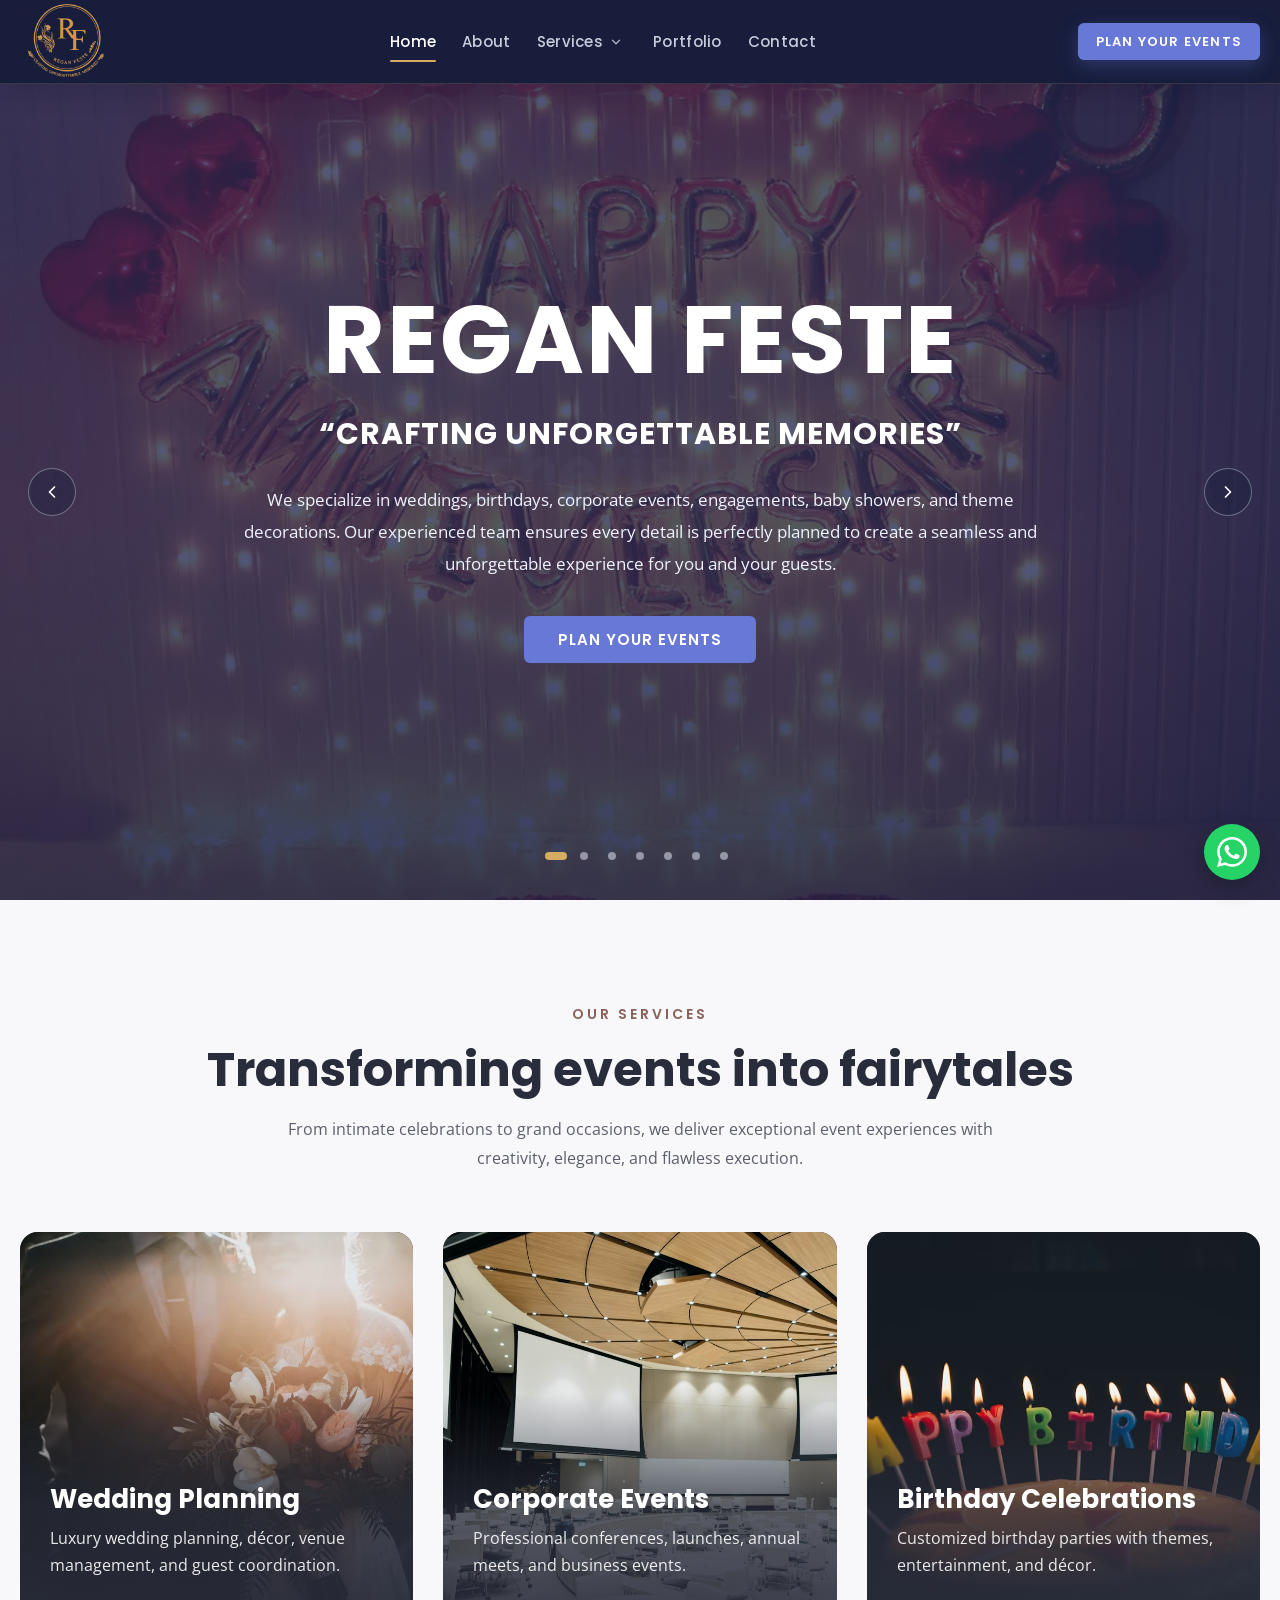
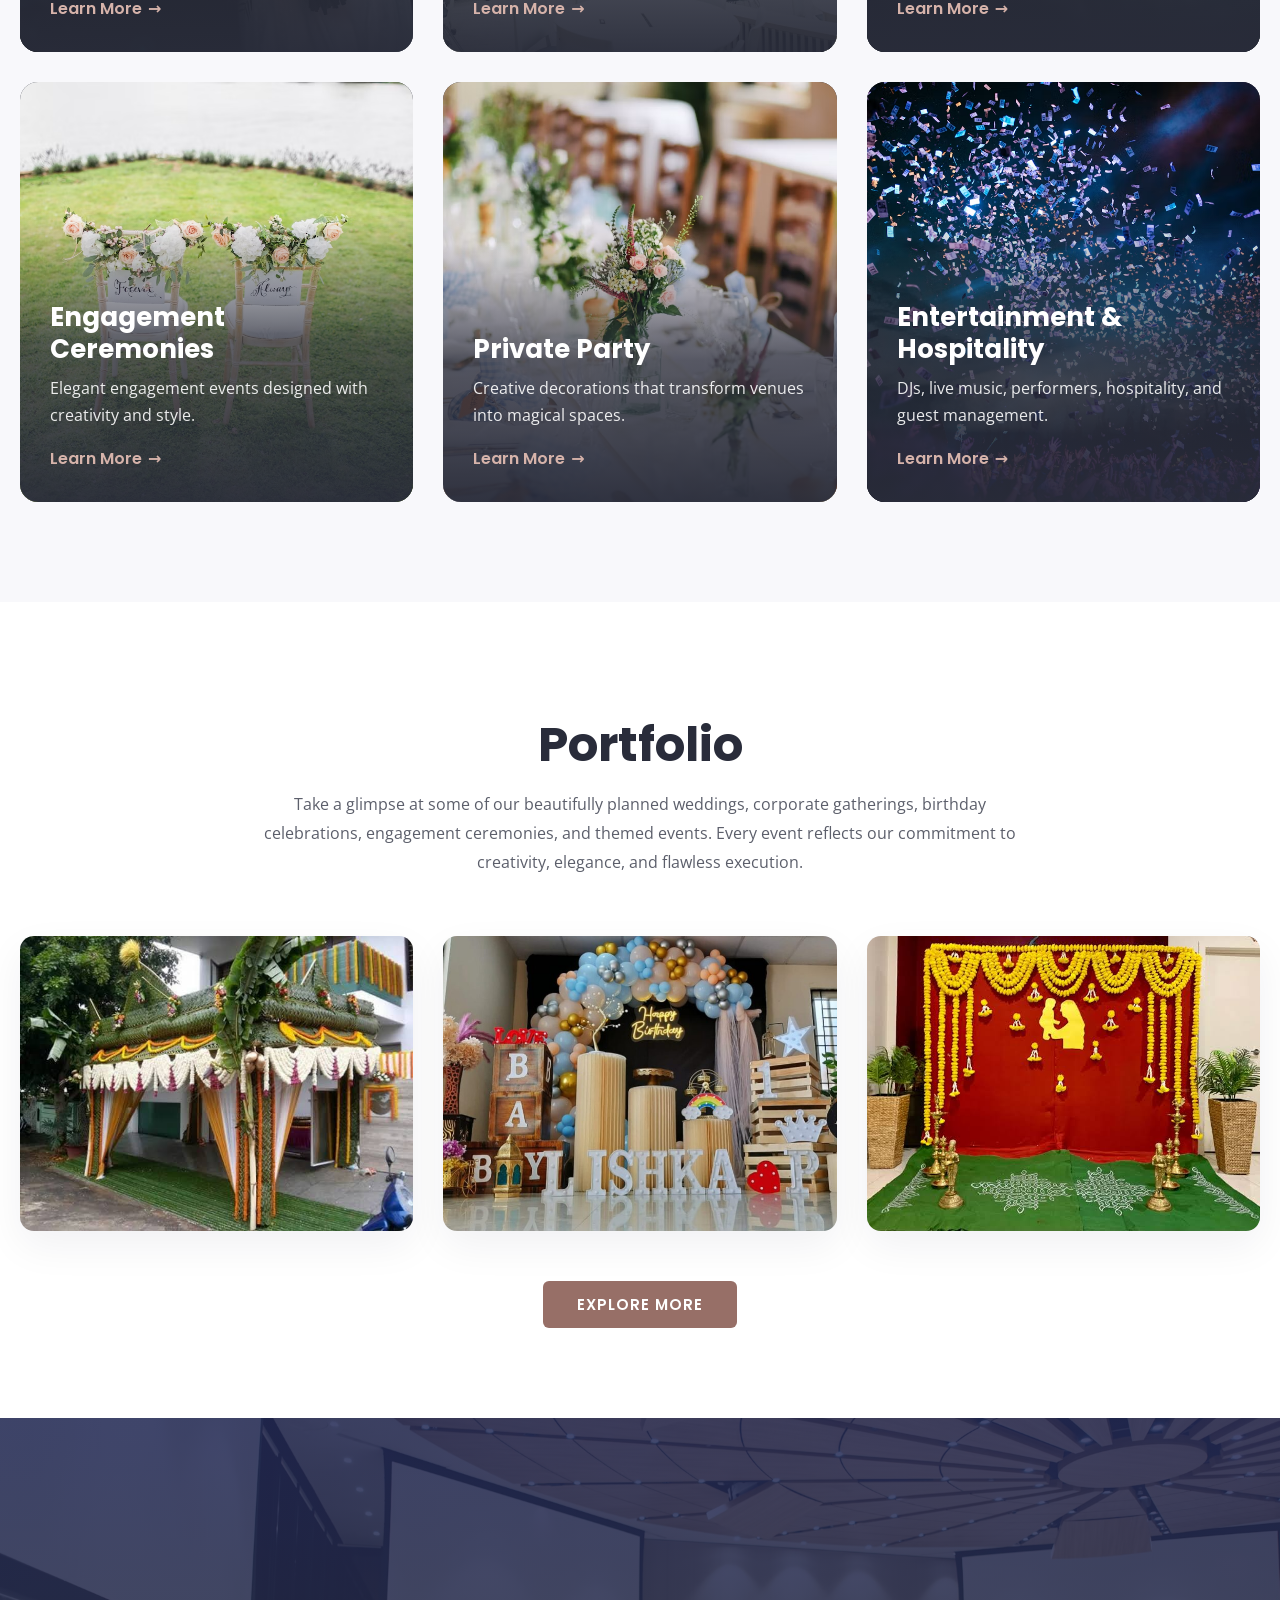
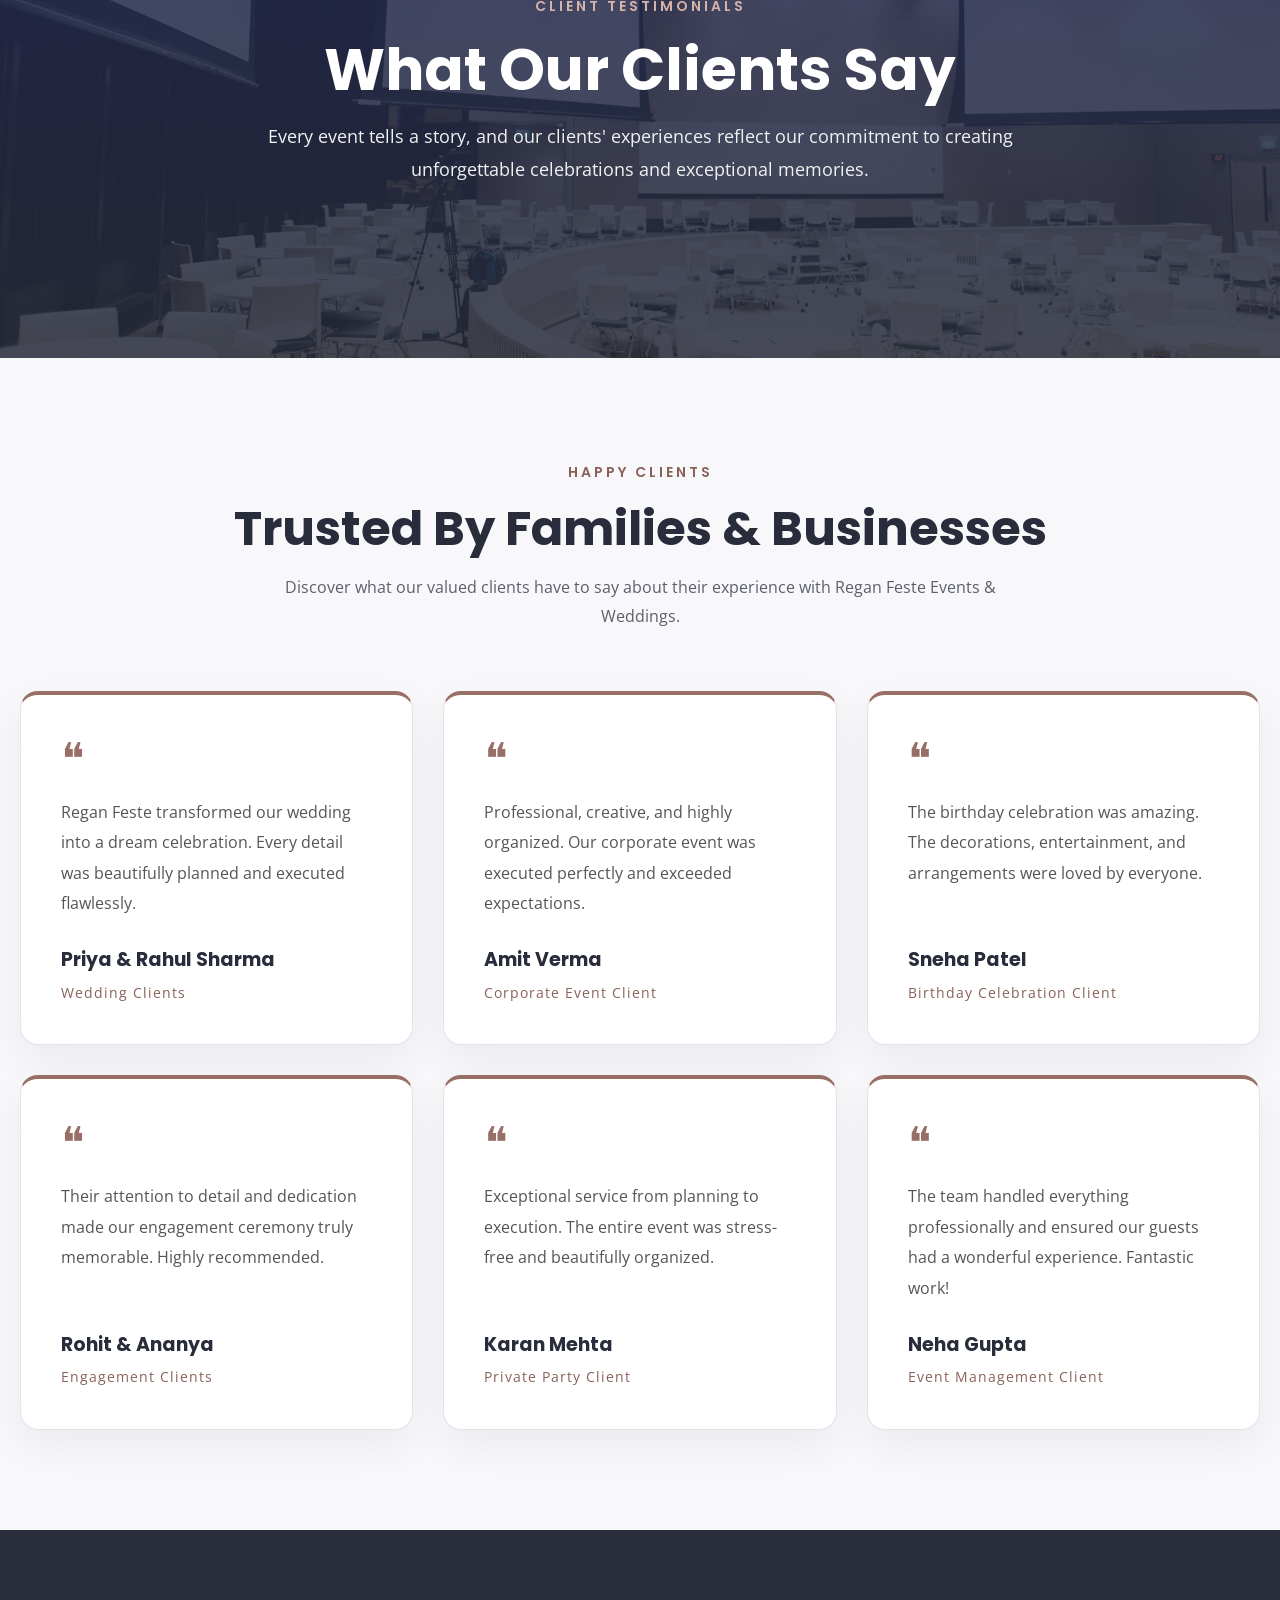
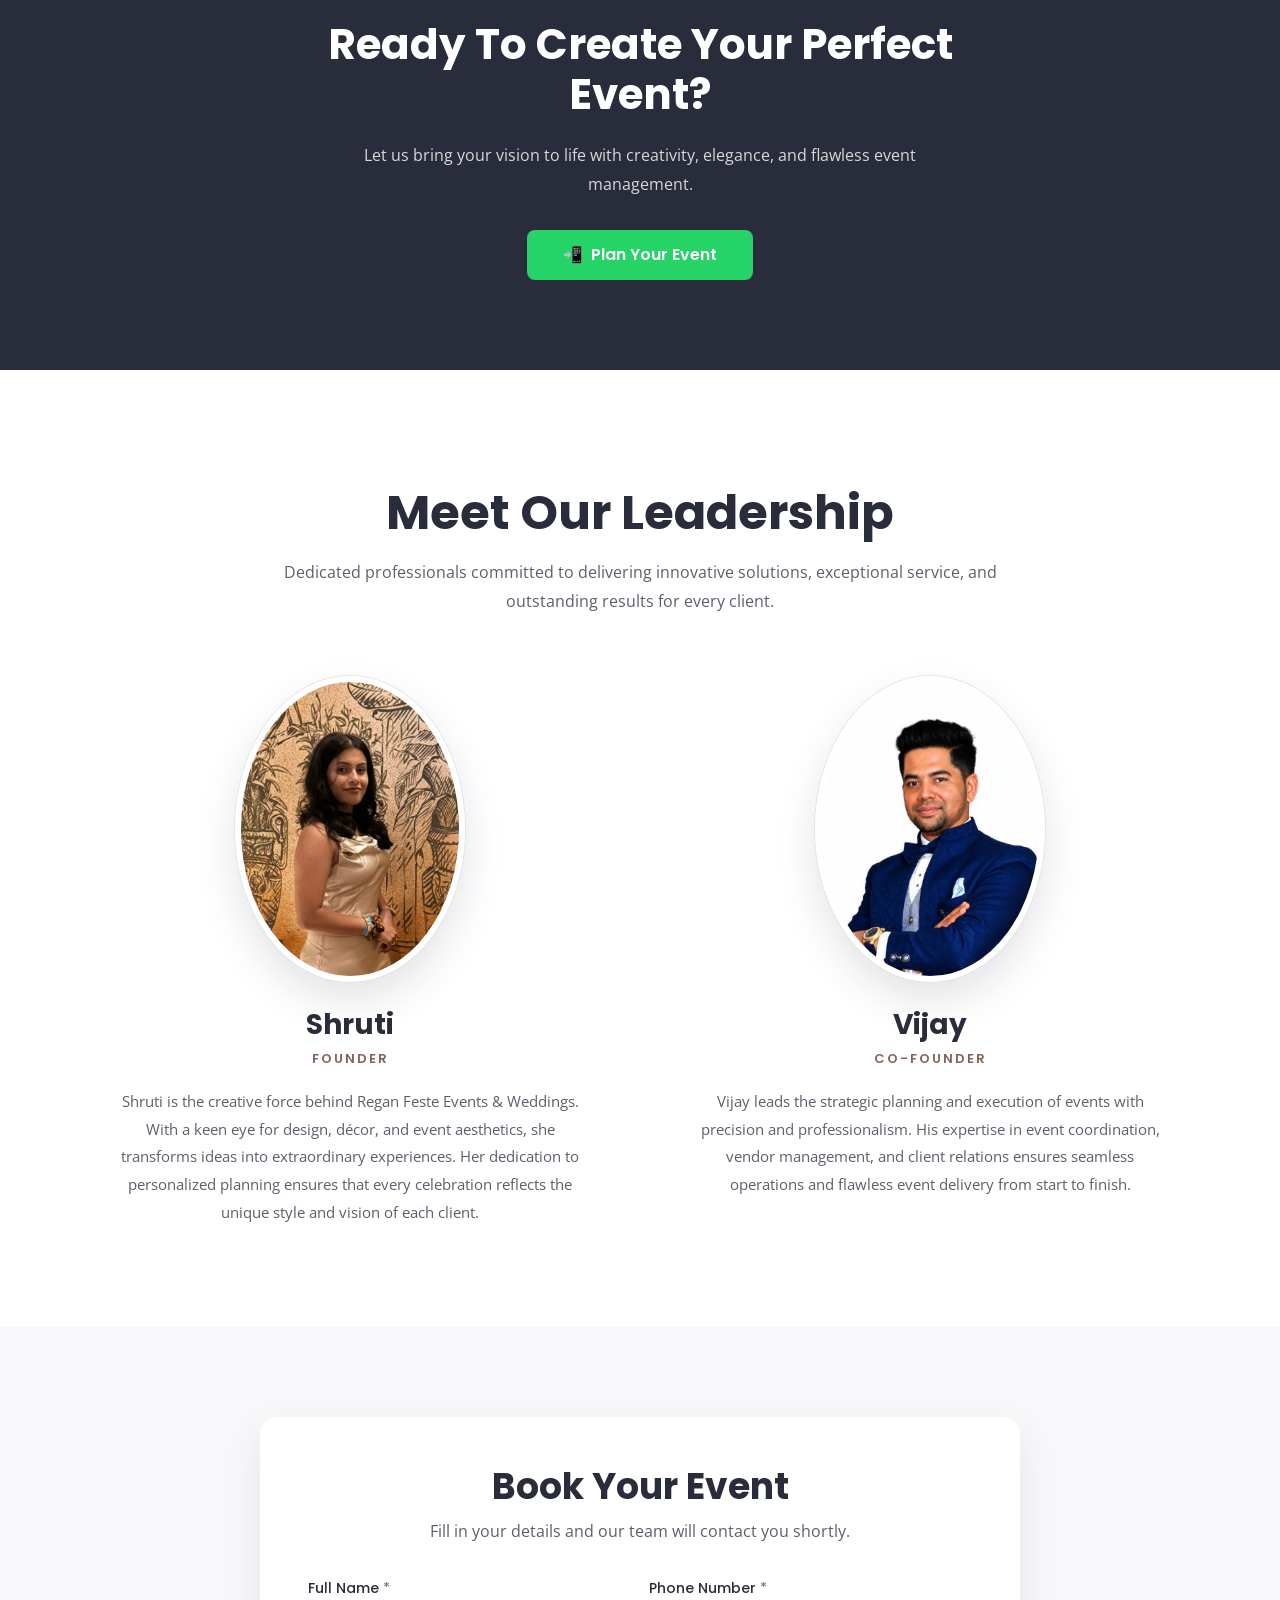
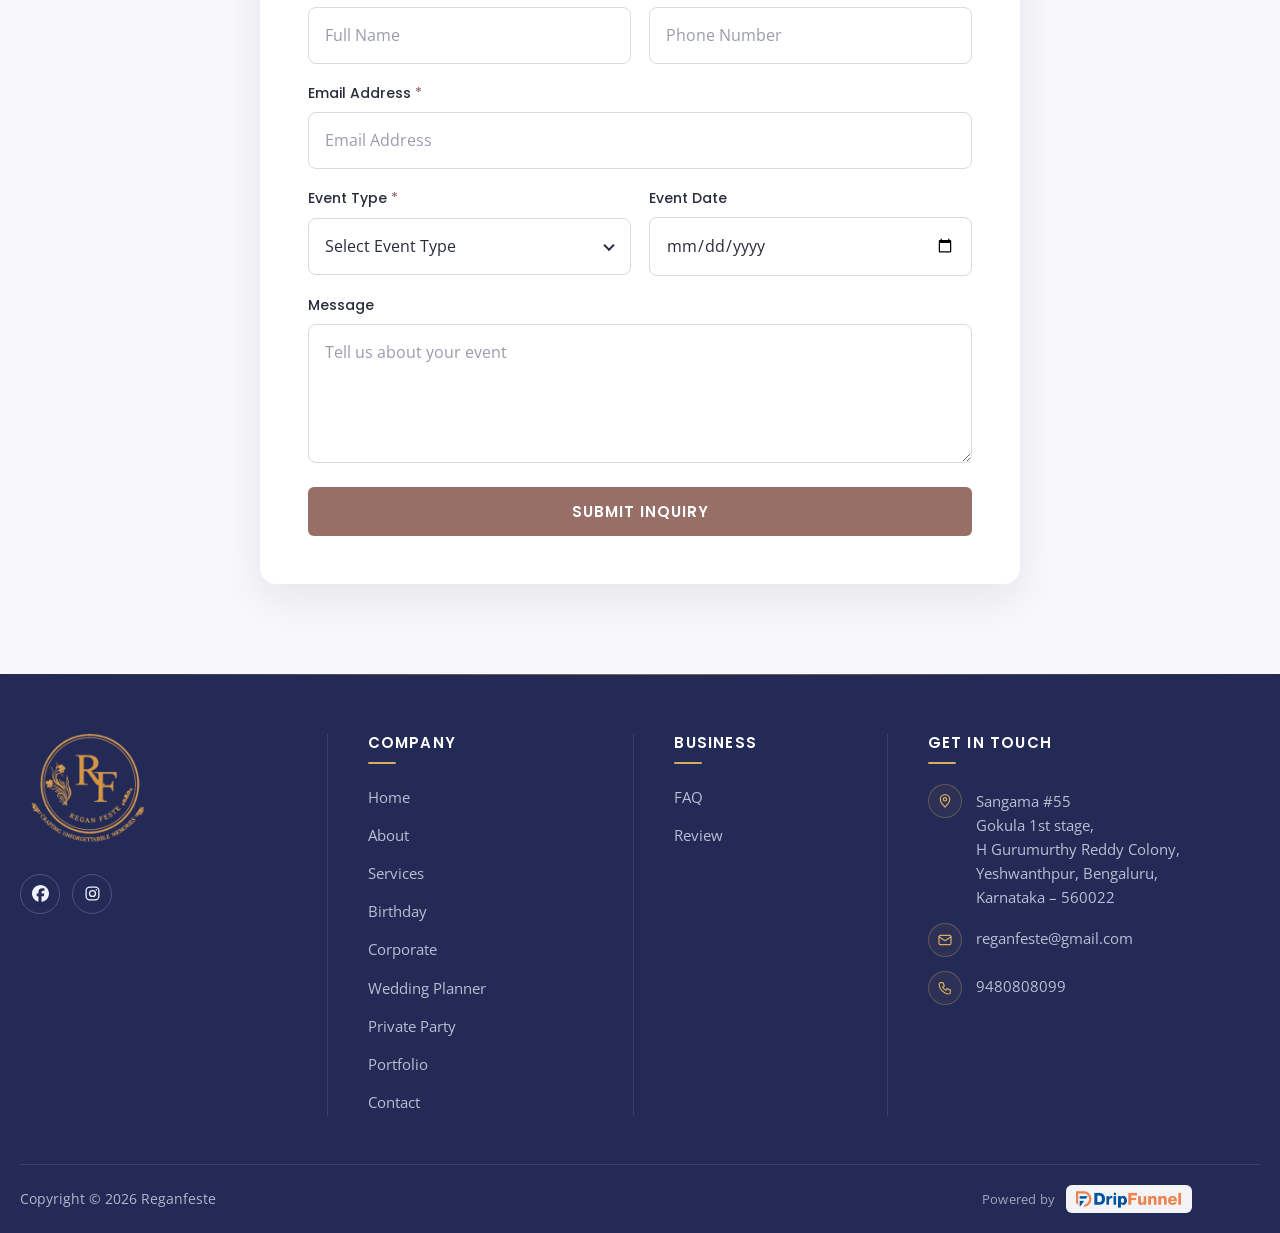
<file: index.html>
<!DOCTYPE html>
<html lang="en">
<head>
  <meta charset="UTF-8">
  <meta name="viewport" content="width=device-width, initial-scale=1">
  <title>Regan Feste | Crafting Unforgettable Memories</title>
  <meta name="description" content="Regan Feste specializes in weddings, birthdays, corporate events, engagements, baby showers, and theme decorations in Bengaluru. Every detail perfectly planned for a seamless, unforgettable experience.">
  <link rel="canonical" href="https://reganfeste.in/">
  <meta name="theme-color" content="#242a56">

  <meta property="og:type" content="website">
  <meta property="og:site_name" content="Reganfeste">
  <meta property="og:url" content="https://reganfeste.in/">
  <meta property="og:title" content="Regan Feste | Crafting Unforgettable Memories">
  <meta property="og:description" content="We specialize in weddings, birthdays, corporate events, engagements, baby showers, and theme decorations.">
  <meta property="og:image" content="assets/images/logo-reganfeste.png">

  <link rel="icon" type="image/png" href="assets/images/logo-reganfeste-150.png">
  <link rel="apple-touch-icon" href="assets/images/logo-reganfeste-150.png">

  <link rel="preconnect" href="https://fonts.googleapis.com">
  <link rel="preconnect" href="https://fonts.gstatic.com" crossorigin>
  <link href="https://fonts.googleapis.com/css2?family=Open+Sans:wght@400;600&family=Poppins:wght@500;600;700&display=swap" rel="stylesheet">

  <link rel="preload" as="image" href="assets/images/hero/hero-1.webp">
  <link rel="stylesheet" href="css/style.css">
  <script>document.documentElement.classList.add('js');</script>
</head>
<body>
  <a class="skip-link" href="#main">Skip to content</a>

  <!-- ================= HEADER ================= -->
  <header class="site-header" id="top">
    <div class="container header-inner">
      <a class="brand" href="#home" aria-label="Regan Feste – home">
        <img src="assets/images/logo-reganfeste.png" width="300" height="300" alt="Regan Feste logo – Crafting Unforgettable Memories">
      </a>

      <nav class="main-nav" id="main-nav" aria-label="Primary">
        <div class="nav-panel-head">
          <img src="assets/images/logo-reganfeste-150.png" width="150" height="150" alt="" class="nav-panel-logo">
          <button class="nav-close" type="button" aria-label="Close menu">
            <svg viewBox="0 0 24 24" aria-hidden="true"><path d="M6 6l12 12M18 6L6 18"/></svg>
          </button>
        </div>
        <ul class="nav-list">
          <li><a href="#home" aria-current="page">Home</a></li>
          <li><a href="./about.html">About</a></li>
          <li class="has-dropdown">
            <a href="#services">Services</a>
            <button class="dropdown-toggle" type="button" aria-expanded="false" aria-controls="services-menu" aria-label="Show Services submenu">
              <svg viewBox="0 0 24 24" aria-hidden="true"><path d="M6 9l6 6 6-6"/></svg>
            </button>
            <ul class="dropdown" id="services-menu">
              <li><a href="./birthday.html">Birthday</a></li>
              <li><a href="./corporate.html">Corporate</a></li>
              <li><a href="./wedding-planner/">Wedding Planner</a></li>
              <li><a href="./private-party.html">Private Party</a></li>
            </ul>
          </li>
          <li><a href="./portfolio.html">Portfolio</a></li>
          <li><a href="./contact.html">Contact</a></li>
        </ul>
        <a class="btn btn-primary nav-cta" href="./contact.html">Plan Your Events</a>
      </nav>

      <button class="nav-toggle" type="button" aria-expanded="false" aria-controls="main-nav" aria-label="Open navigation menu">
        <span></span><span></span><span></span>
      </button>
    </div>
  </header>
  <div class="nav-backdrop" hidden></div>

  <main id="main">

    <!-- ================= HERO ================= -->
    <section class="hero" id="home" aria-labelledby="hero-title">
      <div class="hero-slides" aria-hidden="true">
        <div class="hero-slide is-active" style="background-image:url('assets/images/hero/hero-1.webp')"></div>
        <div class="hero-slide" data-bg="assets/images/hero/hero-2.jpg"></div>
        <div class="hero-slide" data-bg="assets/images/hero/hero-3.jpeg"></div>
        <div class="hero-slide" data-bg="assets/images/hero/hero-4.jpeg"></div>
        <div class="hero-slide" data-bg="assets/images/hero/hero-5.jpg"></div>
        <div class="hero-slide" data-bg="assets/images/hero/hero-6.jpg"></div>
        <div class="hero-slide" data-bg="assets/images/hero/hero-7.jpeg"></div>
      </div>

      <div class="container hero-content">
        <h1 id="hero-title" class="hero-title">REGAN FESTE</h1>
        <p class="hero-tagline">&ldquo;CRAFTING UNFORGETTABLE MEMORIES&rdquo;</p>
        <p class="hero-text">We specialize in weddings, birthdays, corporate events, engagements, baby showers, and theme decorations. Our experienced team ensures every detail is perfectly planned to create a seamless and unforgettable experience for you and your guests.</p>
        <a class="btn btn-primary hero-cta" href="./contact.html">Plan Your Events</a>
      </div>

      <!-- slideshow controls: hidden until script.js wires them up -->
      <button class="hero-arrow hero-prev" type="button" aria-label="Previous slide" hidden>
        <svg viewBox="0 0 24 24" aria-hidden="true"><path d="M15 6l-6 6 6 6"/></svg>
      </button>
      <button class="hero-arrow hero-next" type="button" aria-label="Next slide" hidden>
        <svg viewBox="0 0 24 24" aria-hidden="true"><path d="M9 6l6 6-6 6"/></svg>
      </button>
      <div class="hero-dots" role="group" aria-label="Choose slide" hidden>
        <button class="hero-dot" type="button" aria-label="Slide 1" aria-current="true"></button>
        <button class="hero-dot" type="button" aria-label="Slide 2"></button>
        <button class="hero-dot" type="button" aria-label="Slide 3"></button>
        <button class="hero-dot" type="button" aria-label="Slide 4"></button>
        <button class="hero-dot" type="button" aria-label="Slide 5"></button>
        <button class="hero-dot" type="button" aria-label="Slide 6"></button>
        <button class="hero-dot" type="button" aria-label="Slide 7"></button>
      </div>
    </section>

    <!-- ================= SERVICES ================= -->
    <section class="section services" id="services" aria-labelledby="services-title">
      <div class="container">
        <header class="section-title reveal">
          <span class="eyebrow">Our Services</span>
          <h2 id="services-title">Transforming events into fairytales</h2>
          <p>From intimate celebrations to grand occasions, we deliver exceptional event experiences with creativity, elegance, and flawless execution.</p>
        </header>

        <div class="services-grid">
          <article class="service-card reveal" style="--d:0">
            <img src="assets/images/services/wedding-planning.jpg" width="1200" height="800" alt="Elegantly decorated wedding celebration" loading="lazy" decoding="async">
            <div class="service-overlay">
              <h3>Wedding Planning</h3>
              <p>Luxury wedding planning, décor, venue management, and guest coordination.</p>
              <a href="./wedding-planner/" class="learn-more">Learn More <span aria-hidden="true">→</span><span class="sr-only"> about Wedding Planning</span></a>
            </div>
          </article>

          <article class="service-card reveal" style="--d:1">
            <img src="assets/images/services/corporate-events.jpg" width="1200" height="801" alt="Audience at a corporate conference" loading="lazy" decoding="async">
            <div class="service-overlay">
              <h3>Corporate Events</h3>
              <p>Professional conferences, launches, annual meets, and business events.</p>
              <a href="./corporate.html" class="learn-more">Learn More <span aria-hidden="true">→</span><span class="sr-only"> about Corporate Events</span></a>
            </div>
          </article>

          <article class="service-card reveal" style="--d:2">
            <img src="assets/images/services/birthday-celebrations.jpg" width="1200" height="722" alt="Birthday celebration with cake and decorations" loading="lazy" decoding="async">
            <div class="service-overlay">
              <h3>Birthday Celebrations</h3>
              <p>Customized birthday parties with themes, entertainment, and décor.</p>
              <a href="./birthday.html" class="learn-more">Learn More <span aria-hidden="true">→</span><span class="sr-only"> about Birthday Celebrations</span></a>
            </div>
          </article>

          <article class="service-card reveal" style="--d:0">
            <img src="assets/images/services/engagement-ceremonies.jpg" width="1200" height="800" alt="Couple at an engagement ceremony" loading="lazy" decoding="async">
            <div class="service-overlay">
              <h3>Engagement Ceremonies</h3>
              <p>Elegant engagement events designed with creativity and style.</p>
              <a href="https://reganfeste.in/services/" class="learn-more">Learn More <span aria-hidden="true">→</span><span class="sr-only"> about Engagement Ceremonies</span></a>
            </div>
          </article>

          <article class="service-card reveal" style="--d:1">
            <img src="assets/images/services/private-party.jpg" width="1200" height="800" alt="Venue styled with themed decorations" loading="lazy" decoding="async">
            <div class="service-overlay">
              <h3>Private Party</h3>
              <p>Creative decorations that transform venues into magical spaces.</p>
              <a href="./private-party.html" class="learn-more">Learn More <span aria-hidden="true">→</span><span class="sr-only"> about Private Party</span></a>
            </div>
          </article>

          <article class="service-card reveal" style="--d:2">
            <img src="assets/images/services/entertainment-hospitality.jpg" width="1200" height="801" alt="Crowd enjoying live entertainment" loading="lazy" decoding="async">
            <div class="service-overlay">
              <h3>Entertainment &amp; Hospitality</h3>
              <p>DJs, live music, performers, hospitality, and guest management.</p>
              <a href="https://reganfeste.in/services/" class="learn-more">Learn More <span aria-hidden="true">→</span><span class="sr-only"> about Entertainment &amp; Hospitality</span></a>
            </div>
          </article>
        </div>
      </div>
    </section>

    <!-- ================= PORTFOLIO ================= -->
    <section class="section portfolio" id="portfolio" aria-labelledby="portfolio-title">
      <div class="container">
        <header class="section-title reveal">
          <h2 id="portfolio-title">Portfolio</h2>
          <p>Take a glimpse at some of our beautifully planned weddings, corporate gatherings, birthday celebrations, engagement ceremonies, and themed events. Every event reflects our commitment to creativity, elegance, and flawless execution.</p>
        </header>

        <div class="portfolio-grid">
          <figure class="portfolio-item reveal" style="--d:0">
            <img src="assets/images/portfolio/portfolio-1.jpeg" width="640" height="480" alt="Event décor setup by Regan Feste" loading="lazy" decoding="async">
          </figure>
          <figure class="portfolio-item reveal" style="--d:1">
            <img src="assets/images/portfolio/portfolio-2.jpg" width="768" height="685" alt="Decorated event venue by Regan Feste" loading="lazy" decoding="async">
          </figure>
          <figure class="portfolio-item reveal" style="--d:2">
            <img src="assets/images/portfolio/portfolio-3.jpeg" width="650" height="472" alt="Celebration styling by Regan Feste" loading="lazy" decoding="async">
          </figure>
        </div>

        <div class="center reveal">
          <a class="btn btn-accent" href="./portfolio.html">Explore More</a>
        </div>
      </div>
    </section>

    <!-- ================= CLIENT TESTIMONIALS (VISUAL) ================= -->
    <section class="testimonial-hero" aria-labelledby="clients-title">
      <div class="container testimonial-hero-content reveal">
        <span class="eyebrow eyebrow-on-dark">Client Testimonials</span>
        <h2 id="clients-title">What Our Clients Say</h2>
        <p>Every event tells a story, and our clients' experiences reflect our commitment to creating unforgettable celebrations and exceptional memories.</p>
      </div>
    </section>

    <!-- ================= TESTIMONIAL CARDS ================= -->
    <section class="section testimonials" id="reviews" aria-labelledby="trusted-title">
      <div class="container">
        <header class="section-title reveal">
          <span class="eyebrow">Happy Clients</span>
          <h2 id="trusted-title">Trusted By Families &amp; Businesses</h2>
          <p>Discover what our valued clients have to say about their experience with Regan Feste Events &amp; Weddings.</p>
        </header>

        <div class="testimonial-grid">
          <figure class="testimonial-card reveal" style="--d:0">
            <div class="quote" aria-hidden="true">❝</div>
            <blockquote><p>Regan Feste transformed our wedding into a dream celebration. Every detail was beautifully planned and executed flawlessly.</p></blockquote>
            <figcaption><strong>Priya &amp; Rahul Sharma</strong><span>Wedding Clients</span></figcaption>
          </figure>
          <figure class="testimonial-card reveal" style="--d:1">
            <div class="quote" aria-hidden="true">❝</div>
            <blockquote><p>Professional, creative, and highly organized. Our corporate event was executed perfectly and exceeded expectations.</p></blockquote>
            <figcaption><strong>Amit Verma</strong><span>Corporate Event Client</span></figcaption>
          </figure>
          <figure class="testimonial-card reveal" style="--d:2">
            <div class="quote" aria-hidden="true">❝</div>
            <blockquote><p>The birthday celebration was amazing. The decorations, entertainment, and arrangements were loved by everyone.</p></blockquote>
            <figcaption><strong>Sneha Patel</strong><span>Birthday Celebration Client</span></figcaption>
          </figure>
          <figure class="testimonial-card reveal" style="--d:0">
            <div class="quote" aria-hidden="true">❝</div>
            <blockquote><p>Their attention to detail and dedication made our engagement ceremony truly memorable. Highly recommended.</p></blockquote>
            <figcaption><strong>Rohit &amp; Ananya</strong><span>Engagement Clients</span></figcaption>
          </figure>
          <figure class="testimonial-card reveal" style="--d:1">
            <div class="quote" aria-hidden="true">❝</div>
            <blockquote><p>Exceptional service from planning to execution. The entire event was stress-free and beautifully organized.</p></blockquote>
            <figcaption><strong>Karan Mehta</strong><span>Private Party Client</span></figcaption>
          </figure>
          <figure class="testimonial-card reveal" style="--d:2">
            <div class="quote" aria-hidden="true">❝</div>
            <blockquote><p>The team handled everything professionally and ensured our guests had a wonderful experience. Fantastic work!</p></blockquote>
            <figcaption><strong>Neha Gupta</strong><span>Event Management Client</span></figcaption>
          </figure>
        </div>
      </div>
    </section>

    <!-- ================= CTA ================= -->
    <section class="cta" aria-labelledby="cta-title">
      <div class="container cta-inner reveal">
        <h2 id="cta-title">Ready To Create Your Perfect Event?</h2>
        <p>Let us bring your vision to life with creativity, elegance, and flawless event management.</p>
        <a class="btn btn-whatsapp" href="https://api.whatsapp.com/send?phone=919480808099&amp;text=Hello%20Regan%20Feste,%20I%20am%20interested%20in%20your%20event%20services." target="_blank" rel="noopener"><span aria-hidden="true">📲</span> Plan Your Event</a>
      </div>
    </section>

    <!-- ================= LEADERSHIP ================= -->
    <section class="section leadership" id="about" aria-labelledby="leadership-title">
      <div class="container">
        <header class="section-title reveal">
          <h2 id="leadership-title">Meet Our Leadership</h2>
          <p>Dedicated professionals committed to delivering innovative solutions, exceptional service, and outstanding results for every client.</p>
        </header>

        <div class="leaders">
          <article class="leader reveal" style="--d:0">
            <div class="leader-photo">
              <img src="assets/images/leadership/shruti.jpg" width="332" height="435" alt="Shruti, Founder of Regan Feste" loading="lazy" decoding="async">
            </div>
            <h3>Shruti</h3>
            <p class="leader-role">Founder</p>
            <p class="leader-bio">Shruti is the creative force behind Regan Feste Events &amp; Weddings. With a keen eye for design, décor, and event aesthetics, she transforms ideas into extraordinary experiences. Her dedication to personalized planning ensures that every celebration reflects the unique style and vision of each client.</p>
          </article>
          <article class="leader reveal" style="--d:1">
            <div class="leader-photo">
              <img src="assets/images/leadership/vijay.jpg" width="308" height="417" alt="Vijay, Co-founder of Regan Feste" loading="lazy" decoding="async">
            </div>
            <h3>Vijay</h3>
            <p class="leader-role">Co-founder</p>
            <p class="leader-bio">Vijay leads the strategic planning and execution of events with precision and professionalism. His expertise in event coordination, vendor management, and client relations ensures seamless operations and flawless event delivery from start to finish.</p>
          </article>
        </div>
      </div>
    </section>

    <!-- ================= BOOKING FORM ================= -->
    <section class="section booking" id="book" aria-labelledby="book-title">
      <div class="container">
        <div class="form-card reveal">
          <h2 id="book-title">Book Your Event</h2>
          <p class="form-intro">Fill in your details and our team will contact you shortly.</p>

          <!-- action/method preserved from the live site; js/script.js submits via fetch to the same endpoint -->
          <form class="event-form" id="event-form" action="sendmail.php" method="POST" novalidate>
            <div class="form-row">
              <div class="field">
                <label for="f-name">Full Name <span aria-hidden="true">*</span></label>
                <input id="f-name" type="text" name="name" autocomplete="name" placeholder="Full Name" required>
                <p class="field-error" id="f-name-err" aria-live="polite"></p>
              </div>
              <div class="field">
                <label for="f-phone">Phone Number <span aria-hidden="true">*</span></label>
                <input id="f-phone" type="tel" name="phone" autocomplete="tel" inputmode="tel" placeholder="Phone Number" pattern="\+?[0-9 ]{7,15}" required>
                <p class="field-error" id="f-phone-err" aria-live="polite"></p>
              </div>
            </div>
            <div class="field">
              <label for="f-email">Email Address <span aria-hidden="true">*</span></label>
              <input id="f-email" type="email" name="email" autocomplete="email" placeholder="Email Address" required>
              <p class="field-error" id="f-email-err" aria-live="polite"></p>
            </div>
            <div class="form-row">
              <div class="field">
                <label for="f-type">Event Type <span aria-hidden="true">*</span></label>
                <div class="select-wrap">
                  <select id="f-type" name="event_type" required>
                    <option value="">Select Event Type</option>
                    <option>Wedding Planning</option>
                    <option>Corporate Events</option>
                    <option>Birthday Celebrations</option>
                    <option>Engagement Ceremonies</option>
                    <option>Private Party</option>
                    <option>Theme Decoration</option>
                  </select>
                </div>
                <p class="field-error" id="f-type-err" aria-live="polite"></p>
              </div>
              <div class="field">
                <label for="f-date">Event Date</label>
                <input id="f-date" type="date" name="event_date">
              </div>
            </div>
            <div class="field">
              <label for="f-message">Message</label>
              <textarea id="f-message" name="message" rows="4" placeholder="Tell us about your event"></textarea>
            </div>
            <button class="btn btn-accent btn-block" type="submit">Submit Inquiry</button>
            <p class="form-status" role="status" aria-live="polite"></p>
          </form>
        </div>
      </div>
    </section>
  </main>

  <!-- ================= FOOTER ================= -->
  <footer class="site-footer">
    <div class="container footer-grid">
      <div class="footer-brand">
        <a href="#home" aria-label="Regan Feste – back to top">
          <img src="assets/images/logo-reganfeste.png" width="300" height="300" alt="Regan Feste logo" loading="lazy">
        </a>
        <ul class="social" aria-label="Social media">
          <li>
            <a href="https://www.facebook.com/reganfeste/?rdid=h6f2K1S5hXUzIHAX" target="_blank" rel="noopener noreferrer" aria-label="Regan Feste on Facebook">
              <svg viewBox="0 0 24 24" aria-hidden="true" class="fill"><path d="M9.101 23.691v-7.98H6.627v-3.667h2.474v-1.58c0-4.085 1.848-5.978 5.858-5.978.401 0 .955.042 1.468.103a8.68 8.68 0 0 1 1.141.195v3.325a8.623 8.623 0 0 0-.653-.036 26.805 26.805 0 0 0-.733-.009c-.707 0-1.259.096-1.675.309a1.686 1.686 0 0 0-.679.622c-.258.42-.374.995-.374 1.752v1.297h3.919l-.386 2.103-.287 1.564h-3.246v8.245C19.396 23.238 24 18.179 24 12.044c0-6.627-5.373-12-12-12s-12 5.373-12 12c0 5.628 3.874 10.35 9.101 11.647Z"/></svg>
            </a>
          </li>
          <li>
            <a href="https://www.instagram.com/reganfeste.events?utm_source=qr&amp;igsh=cGJrNzNneGJlZGYz" target="_blank" rel="noopener noreferrer" aria-label="Regan Feste on Instagram">
              <svg viewBox="0 0 24 24" aria-hidden="true"><rect x="3" y="3" width="18" height="18" rx="5"/><circle cx="12" cy="12" r="4.2"/><circle cx="17.4" cy="6.6" r="1" class="dot"/></svg>
            </a>
          </li>
        </ul>
      </div>

      <nav class="footer-col" aria-labelledby="ft-company">
        <h2 id="ft-company">Company</h2>
        <ul>
          <li><a href="#home">Home</a></li>
          <li><a href="./about.html">About</a></li>
          <li><a href="#services">Services</a></li>
          <li><a href="./birthday.html">Birthday</a></li>
          <li><a href="./corporate.html">Corporate</a></li>
          <li><a href="./wedding-planner/">Wedding Planner</a></li>
          <li><a href="./private-party.html">Private Party</a></li>
          <li><a href="./portfolio.html">Portfolio</a></li>
          <li><a href="./contact.html">Contact</a></li>
        </ul>
      </nav>

      <nav class="footer-col" aria-labelledby="ft-business">
        <h2 id="ft-business">Business</h2>
        <ul>
          <li><a href="./faq.html">FAQ</a></li>
          <li><a href="./review-page/">Review</a></li>
        </ul>
      </nav>

      <div class="footer-col">
        <h2>Get In Touch</h2>
        <address>
          <p class="contact-line">
            <svg viewBox="0 0 24 24" aria-hidden="true"><path d="M12 21s-7-6.2-7-11.5A7 7 0 0 1 19 9.5C19 14.8 12 21 12 21z"/><circle cx="12" cy="9.5" r="2.5"/></svg>
            <span>Sangama #55<br>Gokula 1st stage,<br>H Gurumurthy Reddy Colony,<br>Yeshwanthpur, Bengaluru,<br>Karnataka – 560022</span>
          </p>
          <p class="contact-line">
            <svg viewBox="0 0 24 24" aria-hidden="true"><rect x="3" y="5" width="18" height="14" rx="2"/><path d="M3 7l9 6 9-6"/></svg>
            <a href="mailto:reganfeste@gmail.com">reganfeste@gmail.com</a>
          </p>
          <p class="contact-line">
            <svg viewBox="0 0 24 24" aria-hidden="true"><path d="M5 4h4l2 5-2.5 1.5a11 11 0 0 0 5 5L15 13l5 2v4a2 2 0 0 1-2 2A16 16 0 0 1 3 6a2 2 0 0 1 2-2"/></svg>
            <a href="tel:+919480808099">9480808099</a>
          </p>
        </address>
      </div>
    </div>

    <div class="footer-bottom">
      <div class="container footer-bottom-inner">
        <p class="copyright">Copyright © 2026 Reganfeste</p>
        <p class="powered-by">
          <span>Powered by</span>
          <a href="https://www.dripfunnel.com/in/" target="_blank" rel="noopener noreferrer" aria-label="DripFunnel">
            <img src="assets/logos/dripfunnel-logo.png" width="845" height="143" alt="DripFunnel">
            <span class="powered-by-name" hidden>DripFunnel</span>
          </a>
        </p>
      </div>
    </div>
  </footer>

  <!-- ================= FLOATING WHATSAPP ================= -->
  <a class="whatsapp-float" href="https://api.whatsapp.com/send?phone=919480808099&amp;text=Hello%20Regan%20Feste,%20I%20am%20interested%20in%20your%20event%20services." target="_blank" rel="noopener" aria-label="Chat with Regan Feste on WhatsApp">
    <svg viewBox="0 0 24 24" aria-hidden="true"><path d="M17.472 14.382c-.297-.149-1.758-.867-2.03-.967-.273-.099-.471-.148-.67.15-.197.297-.767.966-.94 1.164-.173.199-.347.223-.644.075-.297-.15-1.255-.463-2.39-1.475-.883-.788-1.48-1.761-1.653-2.059-.173-.297-.018-.458.13-.606.134-.133.298-.347.446-.52.149-.174.198-.298.298-.497.099-.198.05-.371-.025-.52-.075-.149-.669-1.612-.916-2.207-.242-.579-.487-.5-.669-.51-.173-.008-.371-.01-.57-.01-.198 0-.52.074-.792.372-.272.297-1.04 1.016-1.04 2.479 0 1.462 1.065 2.875 1.213 3.074.149.198 2.096 3.2 5.077 4.487.709.306 1.262.489 1.694.625.712.227 1.36.195 1.871.118.571-.085 1.758-.719 2.006-1.413.248-.694.248-1.289.173-1.413-.074-.124-.272-.198-.57-.347m-5.421 7.403h-.004a9.87 9.87 0 0 1-5.031-1.378l-.361-.214-3.741.982.998-3.648-.235-.374a9.86 9.86 0 0 1-1.51-5.26c.001-5.45 4.436-9.884 9.888-9.884 2.64 0 5.122 1.03 6.988 2.898a9.825 9.825 0 0 1 2.893 6.994c-.003 5.45-4.437 9.884-9.885 9.884m8.413-18.297A11.815 11.815 0 0 0 12.05 0C5.495 0 .16 5.335.157 11.892c0 2.096.547 4.142 1.588 5.945L.057 24l6.305-1.654a11.882 11.882 0 0 0 5.683 1.448h.005c6.554 0 11.89-5.335 11.893-11.893a11.821 11.821 0 0 0-3.48-8.413Z"/></svg>
  </a>

  <script src="js/script.js" defer></script>
</body>
</html>
</file>
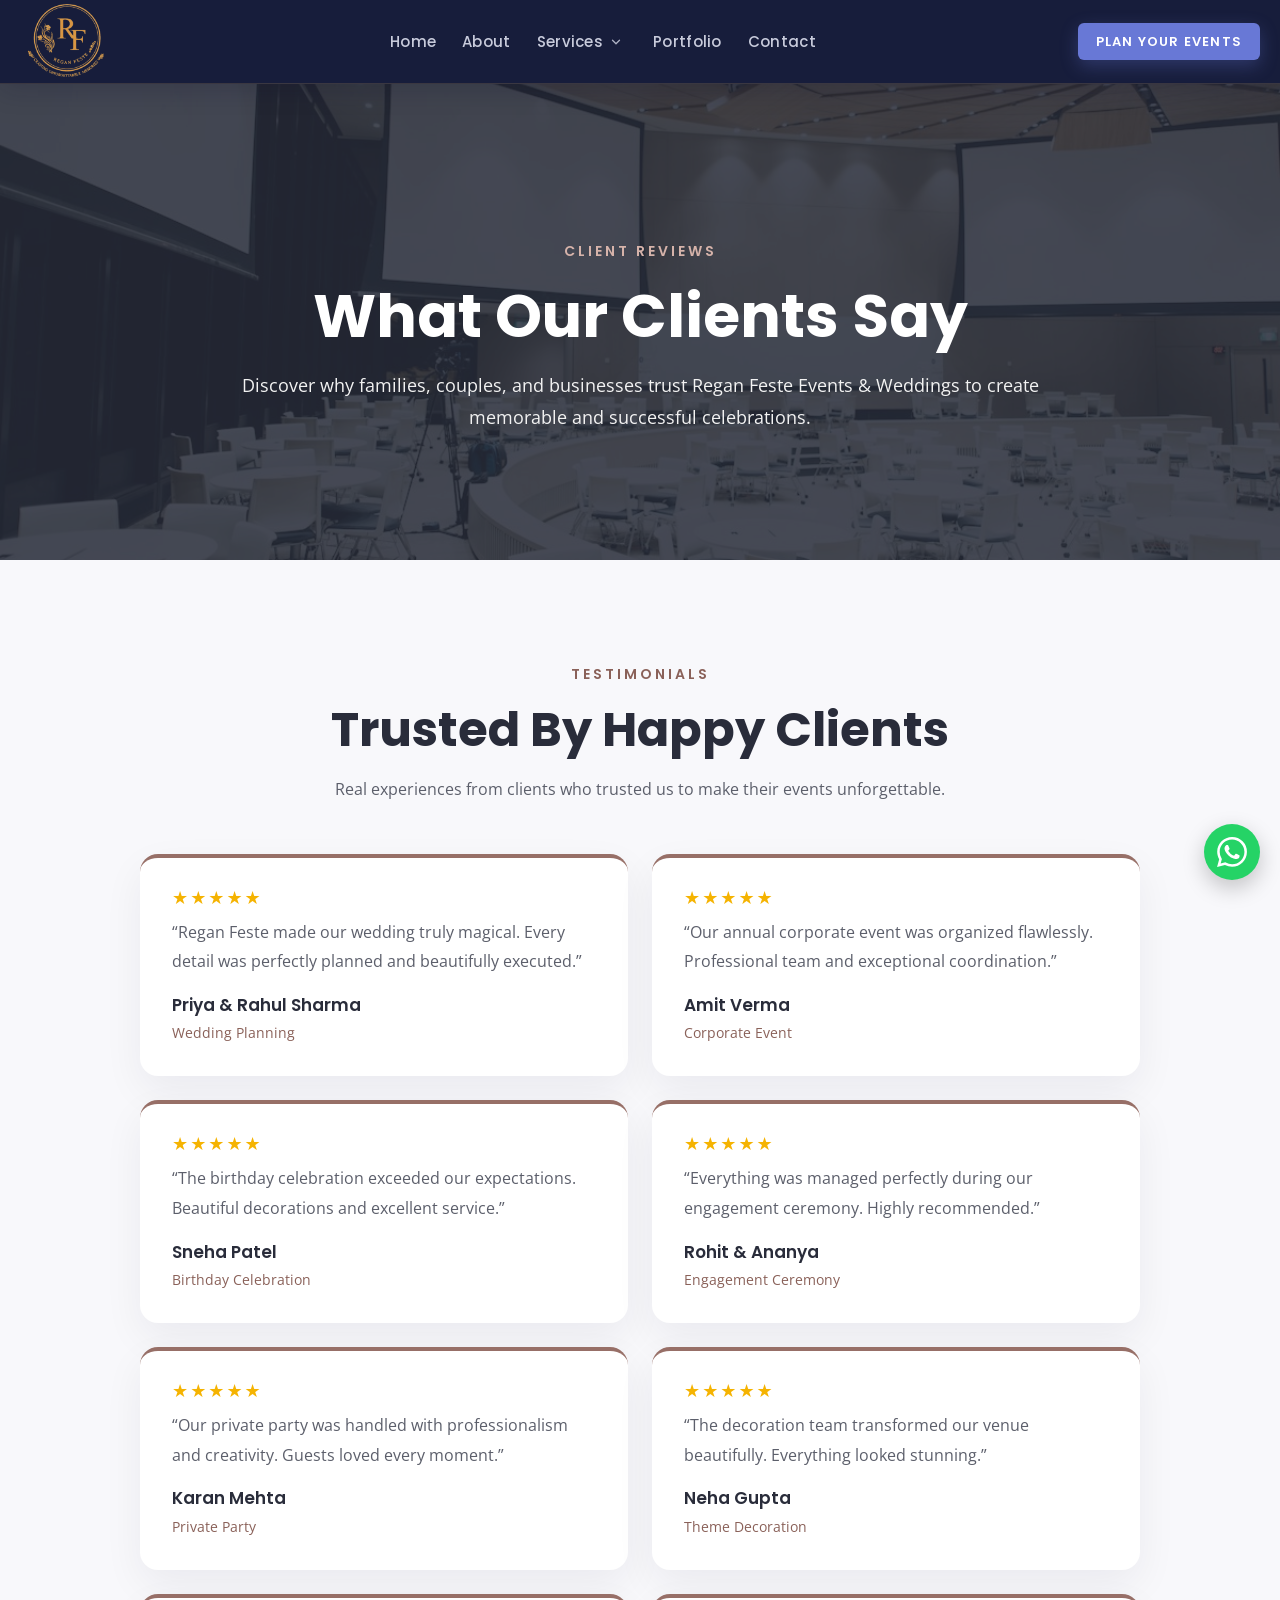
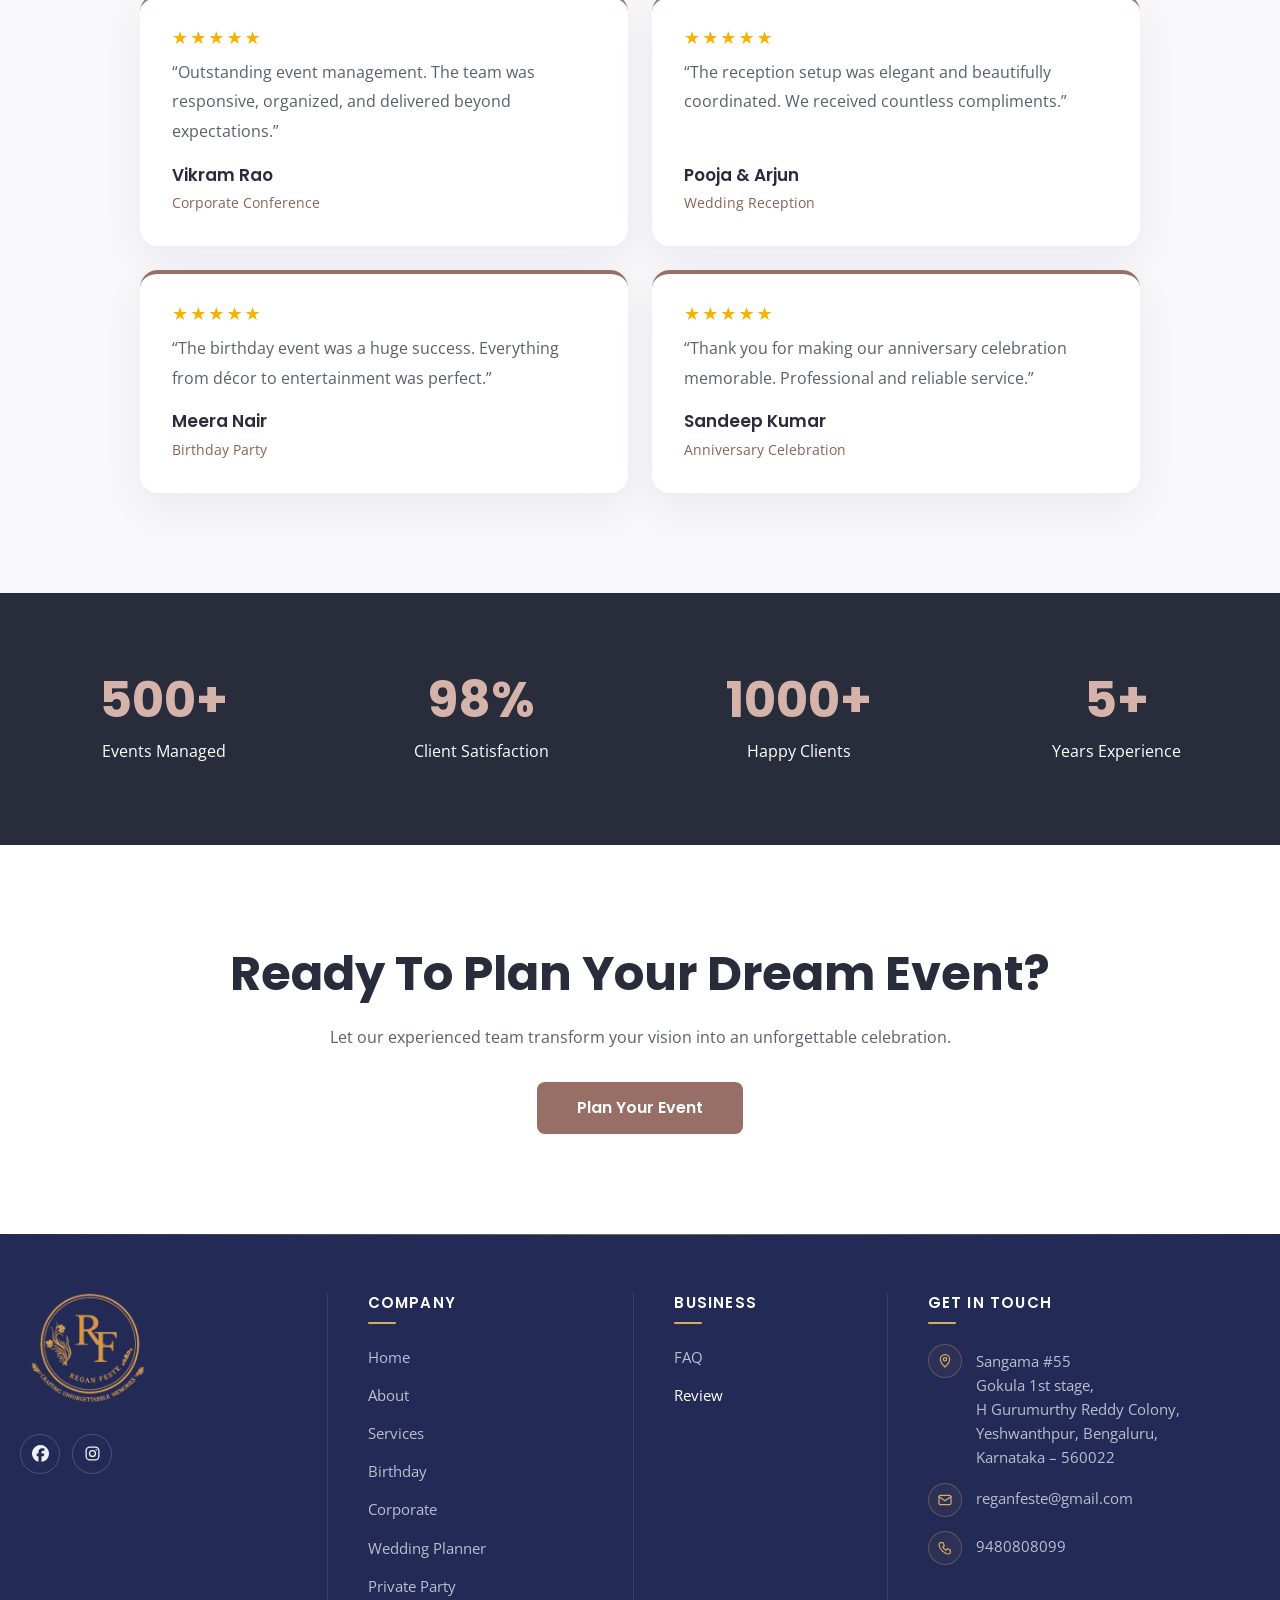
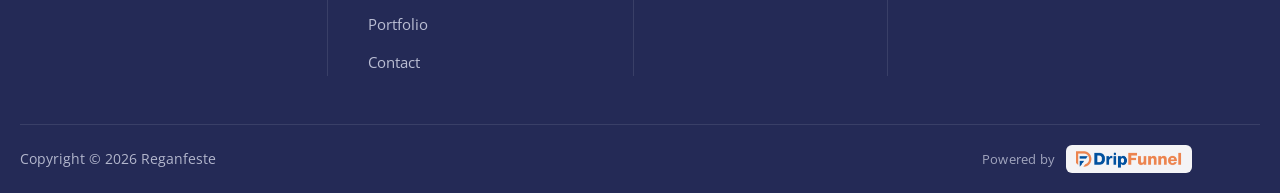
<file: review-page/index.html>
<!DOCTYPE html>
<html lang="en">
<head>
  <meta charset="UTF-8">
  <meta name="viewport" content="width=device-width, initial-scale=1">
  <title>Client Reviews | Regan Feste Events &amp; Weddings</title>
  <meta name="description" content="Read client reviews of Regan Feste Events &amp; Weddings – discover why families, couples, and businesses trust us to create memorable and successful celebrations.">
  <link rel="canonical" href="https://reganfeste.in/review-page/">
  <meta name="theme-color" content="#242a56">

  <meta property="og:type" content="website">
  <meta property="og:site_name" content="Reganfeste">
  <meta property="og:url" content="https://reganfeste.in/review-page/">
  <meta property="og:title" content="Client Reviews | Regan Feste Events &amp; Weddings">
  <meta property="og:description" content="Discover why families, couples, and businesses trust Regan Feste Events &amp; Weddings to create memorable and successful celebrations.">
  <meta property="og:image" content="../assets/images/corporate/corporate-solutions.jpg">

  <link rel="icon" type="image/png" href="../assets/images/logo-reganfeste-150.png">
  <link rel="apple-touch-icon" href="../assets/images/logo-reganfeste-150.png">

  <link rel="preconnect" href="https://fonts.googleapis.com">
  <link rel="preconnect" href="https://fonts.gstatic.com" crossorigin>
  <link href="https://fonts.googleapis.com/css2?family=Open+Sans:wght@400;600&family=Poppins:wght@500;600;700&display=swap" rel="stylesheet">

  <link rel="preload" as="image" href="../assets/images/corporate/corporate-solutions.jpg">
  <link rel="stylesheet" href="../css/style.css">
  <script>document.documentElement.classList.add('js');</script>
</head>
<body>
  <a class="skip-link" href="#main">Skip to content</a>

  <!-- ================= HEADER ================= -->
  <header class="site-header" id="top">
    <div class="container header-inner">
      <a class="brand" href="../index.html" aria-label="Regan Feste – home">
        <img src="../assets/images/logo-reganfeste.png" width="300" height="300" alt="Regan Feste logo – Crafting Unforgettable Memories">
      </a>

      <nav class="main-nav" id="main-nav" aria-label="Primary">
        <div class="nav-panel-head">
          <img src="../assets/images/logo-reganfeste-150.png" width="150" height="150" alt="" class="nav-panel-logo">
          <button class="nav-close" type="button" aria-label="Close menu">
            <svg viewBox="0 0 24 24" aria-hidden="true"><path d="M6 6l12 12M18 6L6 18"/></svg>
          </button>
        </div>
        <ul class="nav-list">
          <li><a href="../index.html">Home</a></li>
          <li><a href="../about.html">About</a></li>
          <li class="has-dropdown">
            <a href="../index.html#services">Services</a>
            <button class="dropdown-toggle" type="button" aria-expanded="false" aria-controls="services-menu" aria-label="Show Services submenu">
              <svg viewBox="0 0 24 24" aria-hidden="true"><path d="M6 9l6 6 6-6"/></svg>
            </button>
            <ul class="dropdown" id="services-menu">
              <li><a href="../birthday.html">Birthday</a></li>
              <li><a href="../corporate.html">Corporate</a></li>
              <li><a href="../wedding-planner/">Wedding Planner</a></li>
              <li><a href="../private-party.html">Private Party</a></li>
            </ul>
          </li>
          <li><a href="../portfolio.html">Portfolio</a></li>
          <li><a href="../contact.html">Contact</a></li>
        </ul>
        <a class="btn btn-primary nav-cta" href="../contact.html">Plan Your Events</a>
      </nav>

      <button class="nav-toggle" type="button" aria-expanded="false" aria-controls="main-nav" aria-label="Open navigation menu">
        <span></span><span></span><span></span>
      </button>
    </div>
  </header>
  <div class="nav-backdrop" hidden></div>

        <main id="main">

    <!-- ================= REVIEWS HERO ================= -->
    <section class="service-hero service-hero--reviews" aria-labelledby="reviews-title">
      <div class="service-hero-content">
        <span class="eyebrow eyebrow-on-dark">CLIENT REVIEWS</span>
        <h1 id="reviews-title">What Our Clients Say</h1>
        <p>Discover why families, couples, and businesses trust Regan Feste Events &amp; Weddings to create memorable and successful celebrations.</p>
      </div>
    </section>

    <!-- ================= TESTIMONIALS ================= -->
    <section class="reviews-section" aria-labelledby="trusted-title">
      <div class="container">
        <header class="section-title reveal">
          <span class="eyebrow">TESTIMONIALS</span>
          <h2 id="trusted-title">Trusted By Happy Clients</h2>
          <p>Real experiences from clients who trusted us to make their events unforgettable.</p>
        </header>
        <div class="review-grid">
          <figure class="review-card reveal" style="--d:0">
            <p class="review-stars" role="img" aria-label="Rated 5 out of 5">★★★★★</p>
            <blockquote class="review-text"><p>&ldquo;Regan Feste made our wedding truly magical. Every detail was perfectly planned and beautifully executed.&rdquo;</p></blockquote>
            <figcaption>
              <h3 class="review-author">Priya &amp; Rahul Sharma</h3>
              <span class="review-category">Wedding Planning</span>
            </figcaption>
          </figure>
          <figure class="review-card reveal" style="--d:1">
            <p class="review-stars" role="img" aria-label="Rated 5 out of 5">★★★★★</p>
            <blockquote class="review-text"><p>&ldquo;Our annual corporate event was organized flawlessly. Professional team and exceptional coordination.&rdquo;</p></blockquote>
            <figcaption>
              <h3 class="review-author">Amit Verma</h3>
              <span class="review-category">Corporate Event</span>
            </figcaption>
          </figure>
          <figure class="review-card reveal" style="--d:0">
            <p class="review-stars" role="img" aria-label="Rated 5 out of 5">★★★★★</p>
            <blockquote class="review-text"><p>&ldquo;The birthday celebration exceeded our expectations. Beautiful decorations and excellent service.&rdquo;</p></blockquote>
            <figcaption>
              <h3 class="review-author">Sneha Patel</h3>
              <span class="review-category">Birthday Celebration</span>
            </figcaption>
          </figure>
          <figure class="review-card reveal" style="--d:1">
            <p class="review-stars" role="img" aria-label="Rated 5 out of 5">★★★★★</p>
            <blockquote class="review-text"><p>&ldquo;Everything was managed perfectly during our engagement ceremony. Highly recommended.&rdquo;</p></blockquote>
            <figcaption>
              <h3 class="review-author">Rohit &amp; Ananya</h3>
              <span class="review-category">Engagement Ceremony</span>
            </figcaption>
          </figure>
          <figure class="review-card reveal" style="--d:0">
            <p class="review-stars" role="img" aria-label="Rated 5 out of 5">★★★★★</p>
            <blockquote class="review-text"><p>&ldquo;Our private party was handled with professionalism and creativity. Guests loved every moment.&rdquo;</p></blockquote>
            <figcaption>
              <h3 class="review-author">Karan Mehta</h3>
              <span class="review-category">Private Party</span>
            </figcaption>
          </figure>
          <figure class="review-card reveal" style="--d:1">
            <p class="review-stars" role="img" aria-label="Rated 5 out of 5">★★★★★</p>
            <blockquote class="review-text"><p>&ldquo;The decoration team transformed our venue beautifully. Everything looked stunning.&rdquo;</p></blockquote>
            <figcaption>
              <h3 class="review-author">Neha Gupta</h3>
              <span class="review-category">Theme Decoration</span>
            </figcaption>
          </figure>
          <figure class="review-card reveal" style="--d:0">
            <p class="review-stars" role="img" aria-label="Rated 5 out of 5">★★★★★</p>
            <blockquote class="review-text"><p>&ldquo;Outstanding event management. The team was responsive, organized, and delivered beyond expectations.&rdquo;</p></blockquote>
            <figcaption>
              <h3 class="review-author">Vikram Rao</h3>
              <span class="review-category">Corporate Conference</span>
            </figcaption>
          </figure>
          <figure class="review-card reveal" style="--d:1">
            <p class="review-stars" role="img" aria-label="Rated 5 out of 5">★★★★★</p>
            <blockquote class="review-text"><p>&ldquo;The reception setup was elegant and beautifully coordinated. We received countless compliments.&rdquo;</p></blockquote>
            <figcaption>
              <h3 class="review-author">Pooja &amp; Arjun</h3>
              <span class="review-category">Wedding Reception</span>
            </figcaption>
          </figure>
          <figure class="review-card reveal" style="--d:0">
            <p class="review-stars" role="img" aria-label="Rated 5 out of 5">★★★★★</p>
            <blockquote class="review-text"><p>&ldquo;The birthday event was a huge success. Everything from décor to entertainment was perfect.&rdquo;</p></blockquote>
            <figcaption>
              <h3 class="review-author">Meera Nair</h3>
              <span class="review-category">Birthday Party</span>
            </figcaption>
          </figure>
          <figure class="review-card reveal" style="--d:1">
            <p class="review-stars" role="img" aria-label="Rated 5 out of 5">★★★★★</p>
            <blockquote class="review-text"><p>&ldquo;Thank you for making our anniversary celebration memorable. Professional and reliable service.&rdquo;</p></blockquote>
            <figcaption>
              <h3 class="review-author">Sandeep Kumar</h3>
              <span class="review-category">Anniversary Celebration</span>
            </figcaption>
          </figure>
        </div>
      </div>
    </section>

    <!-- ================= STATISTICS ================= -->
    <section class="review-stats" aria-label="Regan Feste in numbers">
      <dl class="container review-stats-grid">
        <div class="review-stat reveal" style="--d:0">
          <dt>Events Managed</dt>
          <dd>500+</dd>
        </div>
        <div class="review-stat reveal" style="--d:1">
          <dt>Client Satisfaction</dt>
          <dd>98%</dd>
        </div>
        <div class="review-stat reveal" style="--d:2">
          <dt>Happy Clients</dt>
          <dd>1000+</dd>
        </div>
        <div class="review-stat reveal" style="--d:3">
          <dt>Years Experience</dt>
          <dd>5+</dd>
        </div>
      </dl>
    </section>

    <!-- ================= CTA ================= -->
    <section class="review-cta" aria-labelledby="review-cta-title">
      <div class="container reveal">
        <h2 id="review-cta-title">Ready To Plan Your Dream Event?</h2>
        <p>Let our experienced team transform your vision into an unforgettable celebration.</p>
        <a class="btn btn-accent btn-sentence" href="../contact.html">Plan Your Event</a>
      </div>
    </section>
  </main>

  <!-- ================= FOOTER ================= -->
  <footer class="site-footer">
    <div class="container footer-grid">
      <div class="footer-brand">
        <a href="../index.html" aria-label="Regan Feste – home">
          <img src="../assets/images/logo-reganfeste.png" width="300" height="300" alt="Regan Feste logo" loading="lazy">
        </a>
        <ul class="social" aria-label="Social media">
          <li>
            <a href="https://www.facebook.com/reganfeste/?rdid=h6f2K1S5hXUzIHAX" target="_blank" rel="noopener noreferrer" aria-label="Regan Feste on Facebook">
              <svg viewBox="0 0 24 24" aria-hidden="true" class="fill"><path d="M9.101 23.691v-7.98H6.627v-3.667h2.474v-1.58c0-4.085 1.848-5.978 5.858-5.978.401 0 .955.042 1.468.103a8.68 8.68 0 0 1 1.141.195v3.325a8.623 8.623 0 0 0-.653-.036 26.805 26.805 0 0 0-.733-.009c-.707 0-1.259.096-1.675.309a1.686 1.686 0 0 0-.679.622c-.258.42-.374.995-.374 1.752v1.297h3.919l-.386 2.103-.287 1.564h-3.246v8.245C19.396 23.238 24 18.179 24 12.044c0-6.627-5.373-12-12-12s-12 5.373-12 12c0 5.628 3.874 10.35 9.101 11.647Z"/></svg>
            </a>
          </li>
          <li>
            <a href="https://www.instagram.com/reganfeste.events?utm_source=qr&amp;igsh=cGJrNzNneGJlZGYz" target="_blank" rel="noopener noreferrer" aria-label="Regan Feste on Instagram">
              <svg viewBox="0 0 24 24" aria-hidden="true"><rect x="3" y="3" width="18" height="18" rx="5"/><circle cx="12" cy="12" r="4.2"/><circle cx="17.4" cy="6.6" r="1" class="dot"/></svg>
            </a>
          </li>
        </ul>
      </div>

      <nav class="footer-col" aria-labelledby="ft-company">
        <h2 id="ft-company">Company</h2>
        <ul>
          <li><a href="../index.html">Home</a></li>
          <li><a href="../about.html">About</a></li>
          <li><a href="../index.html#services">Services</a></li>
          <li><a href="../birthday.html">Birthday</a></li>
          <li><a href="../corporate.html">Corporate</a></li>
          <li><a href="../wedding-planner/">Wedding Planner</a></li>
          <li><a href="../private-party.html">Private Party</a></li>
          <li><a href="../portfolio.html">Portfolio</a></li>
          <li><a href="../contact.html">Contact</a></li>
        </ul>
      </nav>

      <nav class="footer-col" aria-labelledby="ft-business">
        <h2 id="ft-business">Business</h2>
        <ul>
          <li><a href="../faq.html">FAQ</a></li>
          <li><a href="./" aria-current="page">Review</a></li>
        </ul>
      </nav>

      <div class="footer-col">
        <h2>Get In Touch</h2>
        <address>
          <p class="contact-line">
            <svg viewBox="0 0 24 24" aria-hidden="true"><path d="M12 21s-7-6.2-7-11.5A7 7 0 0 1 19 9.5C19 14.8 12 21 12 21z"/><circle cx="12" cy="9.5" r="2.5"/></svg>
            <span>Sangama #55<br>Gokula 1st stage,<br>H Gurumurthy Reddy Colony,<br>Yeshwanthpur, Bengaluru,<br>Karnataka – 560022</span>
          </p>
          <p class="contact-line">
            <svg viewBox="0 0 24 24" aria-hidden="true"><rect x="3" y="5" width="18" height="14" rx="2"/><path d="M3 7l9 6 9-6"/></svg>
            <a href="mailto:reganfeste@gmail.com">reganfeste@gmail.com</a>
          </p>
          <p class="contact-line">
            <svg viewBox="0 0 24 24" aria-hidden="true"><path d="M5 4h4l2 5-2.5 1.5a11 11 0 0 0 5 5L15 13l5 2v4a2 2 0 0 1-2 2A16 16 0 0 1 3 6a2 2 0 0 1 2-2"/></svg>
            <a href="tel:+919480808099">9480808099</a>
          </p>
        </address>
      </div>
    </div>

    <div class="footer-bottom">
      <div class="container footer-bottom-inner">
        <p class="copyright">Copyright © 2026 Reganfeste</p>
        <p class="powered-by">
          <span>Powered by</span>
          <a href="https://www.dripfunnel.com/in/" target="_blank" rel="noopener noreferrer" aria-label="DripFunnel">
            <img src="../assets/logos/dripfunnel-logo.png" width="845" height="143" alt="DripFunnel">
            <span class="powered-by-name" hidden>DripFunnel</span>
          </a>
        </p>
      </div>
    </div>
  </footer>

  <!-- ================= FLOATING WHATSAPP ================= -->
  <a class="whatsapp-float" href="https://api.whatsapp.com/send?phone=919480808099&amp;text=Hello%20Regan%20Feste,%20I%20am%20interested%20in%20your%20event%20services." target="_blank" rel="noopener" aria-label="Chat with Regan Feste on WhatsApp">
    <svg viewBox="0 0 24 24" aria-hidden="true"><path d="M17.472 14.382c-.297-.149-1.758-.867-2.03-.967-.273-.099-.471-.148-.67.15-.197.297-.767.966-.94 1.164-.173.199-.347.223-.644.075-.297-.15-1.255-.463-2.39-1.475-.883-.788-1.48-1.761-1.653-2.059-.173-.297-.018-.458.13-.606.134-.133.298-.347.446-.52.149-.174.198-.298.298-.497.099-.198.05-.371-.025-.52-.075-.149-.669-1.612-.916-2.207-.242-.579-.487-.5-.669-.51-.173-.008-.371-.01-.57-.01-.198 0-.52.074-.792.372-.272.297-1.04 1.016-1.04 2.479 0 1.462 1.065 2.875 1.213 3.074.149.198 2.096 3.2 5.077 4.487.709.306 1.262.489 1.694.625.712.227 1.36.195 1.871.118.571-.085 1.758-.719 2.006-1.413.248-.694.248-1.289.173-1.413-.074-.124-.272-.198-.57-.347m-5.421 7.403h-.004a9.87 9.87 0 0 1-5.031-1.378l-.361-.214-3.741.982.998-3.648-.235-.374a9.86 9.86 0 0 1-1.51-5.26c.001-5.45 4.436-9.884 9.888-9.884 2.64 0 5.122 1.03 6.988 2.898a9.825 9.825 0 0 1 2.893 6.994c-.003 5.45-4.437 9.884-9.885 9.884m8.413-18.297A11.815 11.815 0 0 0 12.05 0C5.495 0 .16 5.335.157 11.892c0 2.096.547 4.142 1.588 5.945L.057 24l6.305-1.654a11.882 11.882 0 0 0 5.683 1.448h.005c6.554 0 11.89-5.335 11.893-11.893a11.821 11.821 0 0 0-3.48-8.413Z"/></svg>
  </a>

  <script src="../js/script.js" defer></script>
</body>
</html>
</file>
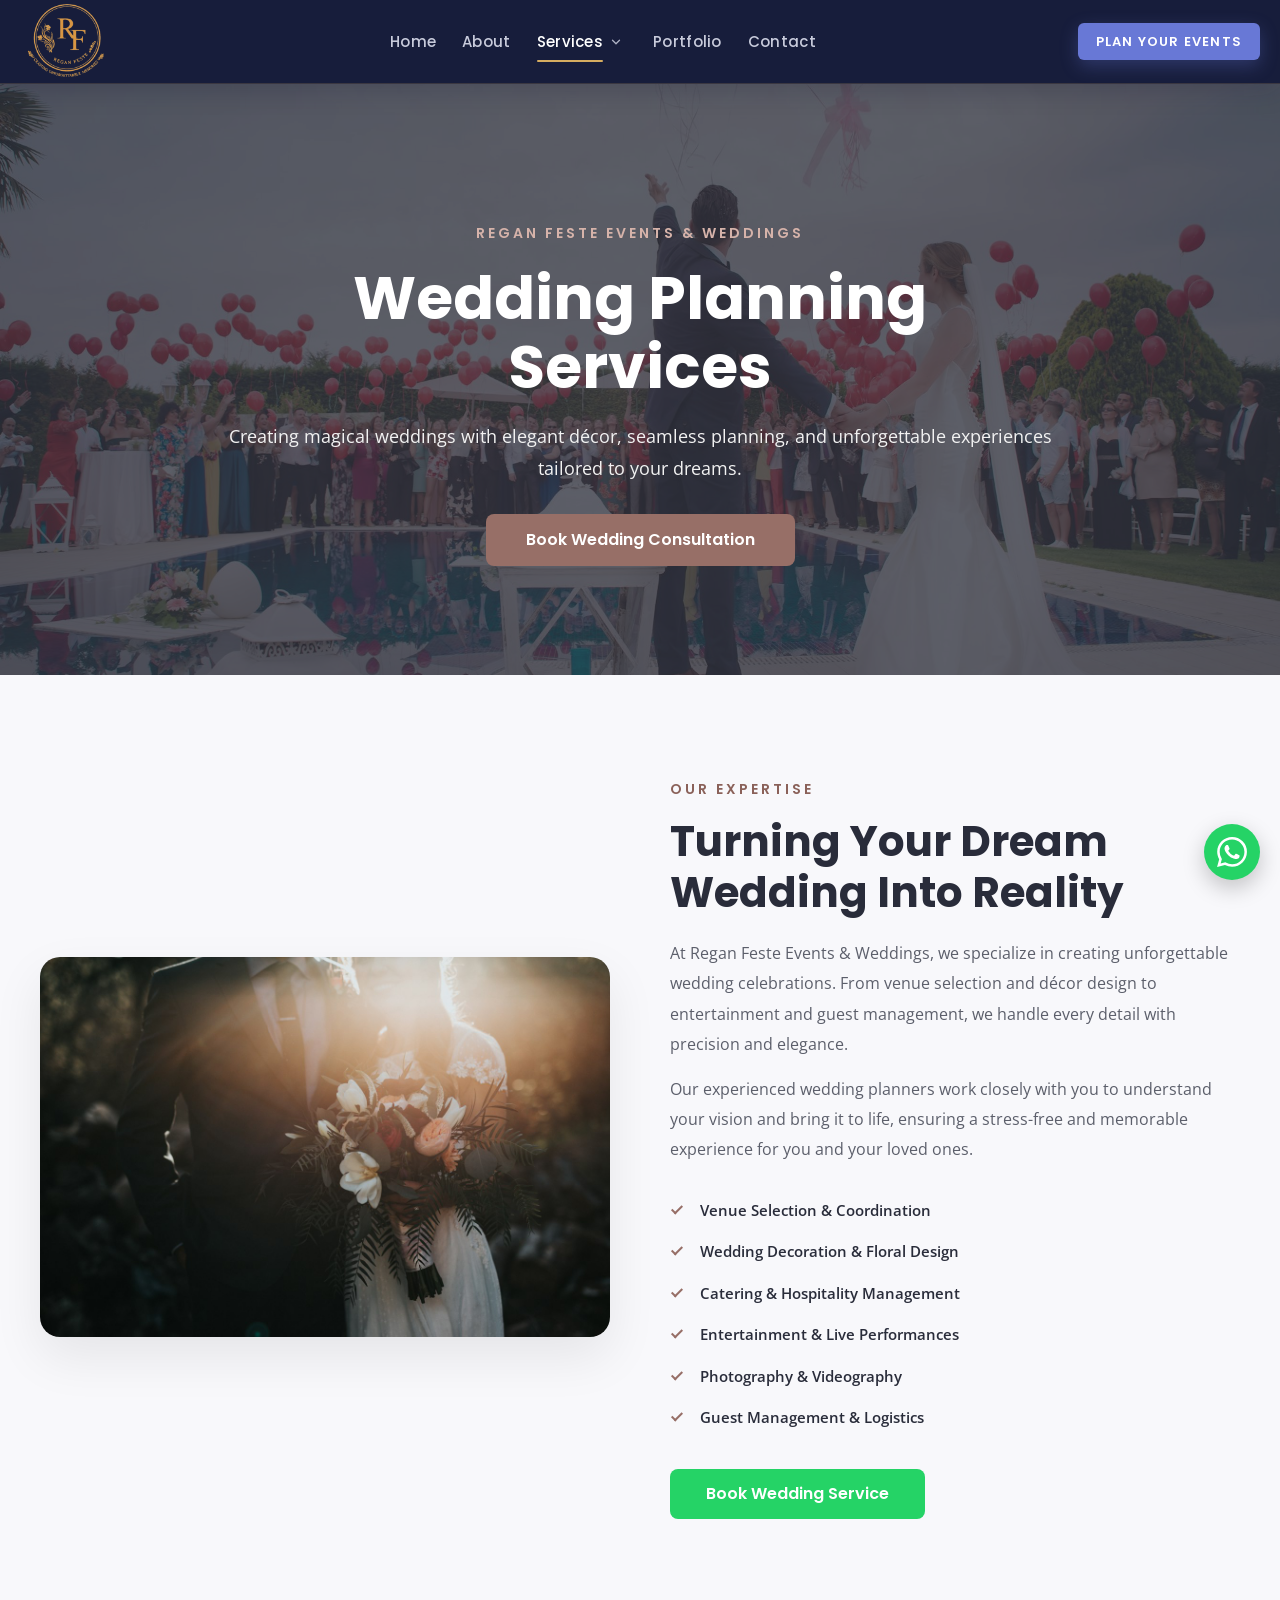
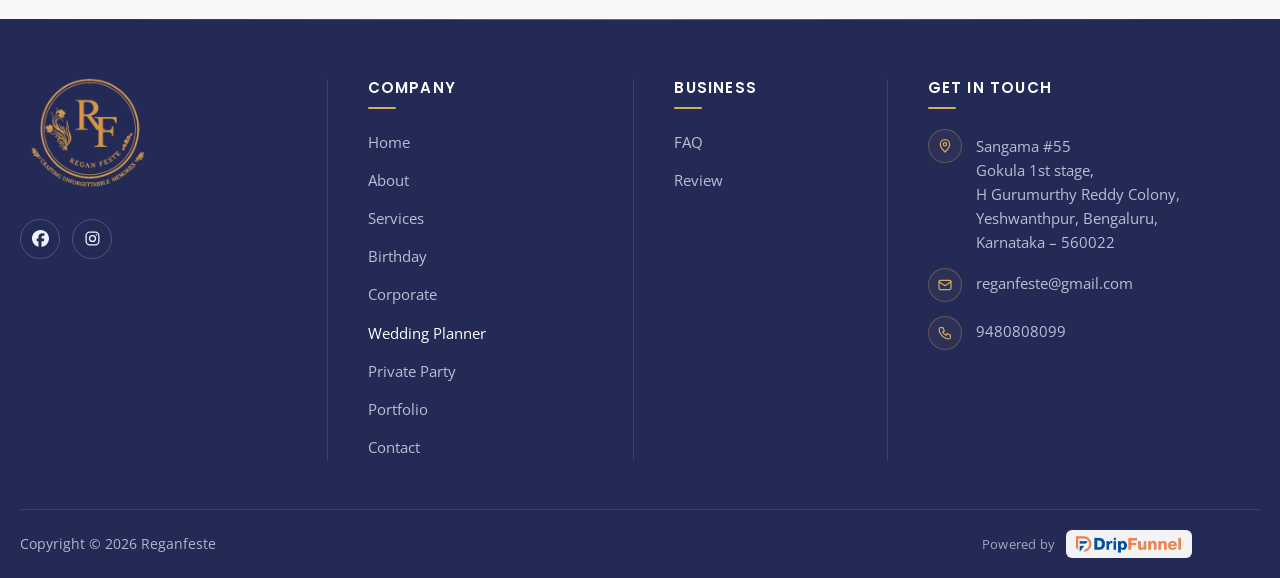
<file: wedding-planner/index.html>
<!DOCTYPE html>
<html lang="en">
<head>
  <meta charset="UTF-8">
  <meta name="viewport" content="width=device-width, initial-scale=1">
  <title>Wedding Planner &amp; Event Management | Regan Feste</title>
  <meta name="description" content="Creating magical weddings with elegant décor, seamless planning, and unforgettable experiences tailored to your dreams – wedding planning by Regan Feste Events &amp; Weddings.">
  <link rel="canonical" href="https://reganfeste.in/wedding-planner/">
  <meta name="theme-color" content="#242a56">

  <meta property="og:type" content="website">
  <meta property="og:site_name" content="Reganfeste">
  <meta property="og:url" content="https://reganfeste.in/wedding-planner/">
  <meta property="og:title" content="Wedding Planner &amp; Event Management | Regan Feste">
  <meta property="og:description" content="Magical weddings with elegant décor, seamless planning, and unforgettable experiences tailored to your dreams.">
  <meta property="og:image" content="../assets/images/wedding/wedding-hero.jpg">

  <link rel="icon" type="image/png" href="../assets/images/logo-reganfeste-150.png">
  <link rel="apple-touch-icon" href="../assets/images/logo-reganfeste-150.png">

  <link rel="preconnect" href="https://fonts.googleapis.com">
  <link rel="preconnect" href="https://fonts.gstatic.com" crossorigin>
  <link href="https://fonts.googleapis.com/css2?family=Open+Sans:wght@400;600&family=Poppins:wght@500;600;700&display=swap" rel="stylesheet">

  <link rel="preload" as="image" href="../assets/images/wedding/wedding-hero.jpg">
  <link rel="stylesheet" href="../css/style.css">
  <script>document.documentElement.classList.add('js');</script>
</head>
<body>
  <a class="skip-link" href="#main">Skip to content</a>

  <!-- ================= HEADER ================= -->
  <header class="site-header" id="top">
    <div class="container header-inner">
      <a class="brand" href="../index.html" aria-label="Regan Feste – home">
        <img src="../assets/images/logo-reganfeste.png" width="300" height="300" alt="Regan Feste logo – Crafting Unforgettable Memories">
      </a>

      <nav class="main-nav" id="main-nav" aria-label="Primary">
        <div class="nav-panel-head">
          <img src="../assets/images/logo-reganfeste-150.png" width="150" height="150" alt="" class="nav-panel-logo">
          <button class="nav-close" type="button" aria-label="Close menu">
            <svg viewBox="0 0 24 24" aria-hidden="true"><path d="M6 6l12 12M18 6L6 18"/></svg>
          </button>
        </div>
        <ul class="nav-list">
          <li><a href="../index.html">Home</a></li>
          <li><a href="../about.html">About</a></li>
          <li class="has-dropdown">
            <a href="../index.html#services" class="is-current">Services</a>
            <button class="dropdown-toggle" type="button" aria-expanded="false" aria-controls="services-menu" aria-label="Show Services submenu">
              <svg viewBox="0 0 24 24" aria-hidden="true"><path d="M6 9l6 6 6-6"/></svg>
            </button>
            <ul class="dropdown" id="services-menu">
              <li><a href="../birthday.html">Birthday</a></li>
              <li><a href="../corporate.html">Corporate</a></li>
              <li><a href="./" aria-current="page">Wedding Planner</a></li>
              <li><a href="../private-party.html">Private Party</a></li>
            </ul>
          </li>
          <li><a href="../portfolio.html">Portfolio</a></li>
          <li><a href="../contact.html">Contact</a></li>
        </ul>
        <a class="btn btn-primary nav-cta" href="../contact.html">Plan Your Events</a>
      </nav>

      <button class="nav-toggle" type="button" aria-expanded="false" aria-controls="main-nav" aria-label="Open navigation menu">
        <span></span><span></span><span></span>
      </button>
    </div>
  </header>
  <div class="nav-backdrop" hidden></div>

        <main id="main">

    <!-- ================= WEDDING HERO ================= -->
    <section class="service-hero service-hero--wedding" aria-labelledby="wedding-title">
      <div class="service-hero-content">
        <span class="eyebrow eyebrow-on-dark">REGAN FESTE EVENTS &amp; WEDDINGS</span>
        <h1 id="wedding-title">Wedding Planning Services</h1>
        <p>Creating magical weddings with elegant décor, seamless planning, and unforgettable experiences tailored to your dreams.</p>
        <a class="btn btn-accent btn-sentence" href="../contact.html">Book Wedding Consultation</a>
      </div>
    </section>

    <!-- ================= OUR EXPERTISE ================= -->
    <section class="service-about service-about--image-first" aria-labelledby="expertise-title">
      <div class="container service-about-grid">
        <div class="service-about-image reveal">
          <img src="../assets/images/wedding/wedding-expertise.jpg" width="1200" height="800" alt="Bride and groom holding a bridal bouquet in warm evening light" loading="lazy" decoding="async">
        </div>
        <div class="service-about-text reveal" style="--d:1">
          <span class="eyebrow">OUR EXPERTISE</span>
          <h2 id="expertise-title">Turning Your Dream <span class="nowrap-break">Wedding Into Reality</span></h2>
          <p>At Regan Feste Events &amp; Weddings, we specialize in creating unforgettable wedding celebrations. From venue selection and décor design to entertainment and guest management, we handle every detail with precision and elegance.</p>
          <p>Our experienced wedding planners work closely with you to understand your vision and bring it to life, ensuring a stress-free and memorable experience for you and your loved ones.</p>
          <ul class="service-checks">
            <li>Venue Selection &amp; Coordination</li>
            <li>Wedding Decoration &amp; Floral Design</li>
            <li>Catering &amp; Hospitality Management</li>
            <li>Entertainment &amp; Live Performances</li>
            <li>Photography &amp; Videography</li>
            <li>Guest Management &amp; Logistics</li>
          </ul>
          <a class="btn btn-whatsapp service-about-cta" href="../contact.html">Book Wedding Service</a>
        </div>
      </div>
    </section>
  </main>

  <!-- ================= FOOTER ================= -->
  <footer class="site-footer">
    <div class="container footer-grid">
      <div class="footer-brand">
        <a href="../index.html" aria-label="Regan Feste – home">
          <img src="../assets/images/logo-reganfeste.png" width="300" height="300" alt="Regan Feste logo" loading="lazy">
        </a>
        <ul class="social" aria-label="Social media">
          <li>
            <a href="https://www.facebook.com/reganfeste/?rdid=h6f2K1S5hXUzIHAX" target="_blank" rel="noopener noreferrer" aria-label="Regan Feste on Facebook">
              <svg viewBox="0 0 24 24" aria-hidden="true" class="fill"><path d="M9.101 23.691v-7.98H6.627v-3.667h2.474v-1.58c0-4.085 1.848-5.978 5.858-5.978.401 0 .955.042 1.468.103a8.68 8.68 0 0 1 1.141.195v3.325a8.623 8.623 0 0 0-.653-.036 26.805 26.805 0 0 0-.733-.009c-.707 0-1.259.096-1.675.309a1.686 1.686 0 0 0-.679.622c-.258.42-.374.995-.374 1.752v1.297h3.919l-.386 2.103-.287 1.564h-3.246v8.245C19.396 23.238 24 18.179 24 12.044c0-6.627-5.373-12-12-12s-12 5.373-12 12c0 5.628 3.874 10.35 9.101 11.647Z"/></svg>
            </a>
          </li>
          <li>
            <a href="https://www.instagram.com/reganfeste.events?utm_source=qr&amp;igsh=cGJrNzNneGJlZGYz" target="_blank" rel="noopener noreferrer" aria-label="Regan Feste on Instagram">
              <svg viewBox="0 0 24 24" aria-hidden="true"><rect x="3" y="3" width="18" height="18" rx="5"/><circle cx="12" cy="12" r="4.2"/><circle cx="17.4" cy="6.6" r="1" class="dot"/></svg>
            </a>
          </li>
        </ul>
      </div>

      <nav class="footer-col" aria-labelledby="ft-company">
        <h2 id="ft-company">Company</h2>
        <ul>
          <li><a href="../index.html">Home</a></li>
          <li><a href="../about.html">About</a></li>
          <li><a href="../index.html#services">Services</a></li>
          <li><a href="../birthday.html">Birthday</a></li>
          <li><a href="../corporate.html">Corporate</a></li>
          <li><a href="./" aria-current="page">Wedding Planner</a></li>
          <li><a href="../private-party.html">Private Party</a></li>
          <li><a href="../portfolio.html">Portfolio</a></li>
          <li><a href="../contact.html">Contact</a></li>
        </ul>
      </nav>

      <nav class="footer-col" aria-labelledby="ft-business">
        <h2 id="ft-business">Business</h2>
        <ul>
          <li><a href="../faq.html">FAQ</a></li>
          <li><a href="../review-page/">Review</a></li>
        </ul>
      </nav>

      <div class="footer-col">
        <h2>Get In Touch</h2>
        <address>
          <p class="contact-line">
            <svg viewBox="0 0 24 24" aria-hidden="true"><path d="M12 21s-7-6.2-7-11.5A7 7 0 0 1 19 9.5C19 14.8 12 21 12 21z"/><circle cx="12" cy="9.5" r="2.5"/></svg>
            <span>Sangama #55<br>Gokula 1st stage,<br>H Gurumurthy Reddy Colony,<br>Yeshwanthpur, Bengaluru,<br>Karnataka – 560022</span>
          </p>
          <p class="contact-line">
            <svg viewBox="0 0 24 24" aria-hidden="true"><rect x="3" y="5" width="18" height="14" rx="2"/><path d="M3 7l9 6 9-6"/></svg>
            <a href="mailto:reganfeste@gmail.com">reganfeste@gmail.com</a>
          </p>
          <p class="contact-line">
            <svg viewBox="0 0 24 24" aria-hidden="true"><path d="M5 4h4l2 5-2.5 1.5a11 11 0 0 0 5 5L15 13l5 2v4a2 2 0 0 1-2 2A16 16 0 0 1 3 6a2 2 0 0 1 2-2"/></svg>
            <a href="tel:+919480808099">9480808099</a>
          </p>
        </address>
      </div>
    </div>

    <div class="footer-bottom">
      <div class="container footer-bottom-inner">
        <p class="copyright">Copyright © 2026 Reganfeste</p>
        <p class="powered-by">
          <span>Powered by</span>
          <a href="https://www.dripfunnel.com/in/" target="_blank" rel="noopener noreferrer" aria-label="DripFunnel">
            <img src="../assets/logos/dripfunnel-logo.png" width="845" height="143" alt="DripFunnel">
            <span class="powered-by-name" hidden>DripFunnel</span>
          </a>
        </p>
      </div>
    </div>
  </footer>

  <!-- ================= FLOATING WHATSAPP ================= -->
  <a class="whatsapp-float" href="https://api.whatsapp.com/send?phone=919480808099&amp;text=Hello%20Regan%20Feste,%20I%20am%20interested%20in%20your%20event%20services." target="_blank" rel="noopener" aria-label="Chat with Regan Feste on WhatsApp">
    <svg viewBox="0 0 24 24" aria-hidden="true"><path d="M17.472 14.382c-.297-.149-1.758-.867-2.03-.967-.273-.099-.471-.148-.67.15-.197.297-.767.966-.94 1.164-.173.199-.347.223-.644.075-.297-.15-1.255-.463-2.39-1.475-.883-.788-1.48-1.761-1.653-2.059-.173-.297-.018-.458.13-.606.134-.133.298-.347.446-.52.149-.174.198-.298.298-.497.099-.198.05-.371-.025-.52-.075-.149-.669-1.612-.916-2.207-.242-.579-.487-.5-.669-.51-.173-.008-.371-.01-.57-.01-.198 0-.52.074-.792.372-.272.297-1.04 1.016-1.04 2.479 0 1.462 1.065 2.875 1.213 3.074.149.198 2.096 3.2 5.077 4.487.709.306 1.262.489 1.694.625.712.227 1.36.195 1.871.118.571-.085 1.758-.719 2.006-1.413.248-.694.248-1.289.173-1.413-.074-.124-.272-.198-.57-.347m-5.421 7.403h-.004a9.87 9.87 0 0 1-5.031-1.378l-.361-.214-3.741.982.998-3.648-.235-.374a9.86 9.86 0 0 1-1.51-5.26c.001-5.45 4.436-9.884 9.888-9.884 2.64 0 5.122 1.03 6.988 2.898a9.825 9.825 0 0 1 2.893 6.994c-.003 5.45-4.437 9.884-9.885 9.884m8.413-18.297A11.815 11.815 0 0 0 12.05 0C5.495 0 .16 5.335.157 11.892c0 2.096.547 4.142 1.588 5.945L.057 24l6.305-1.654a11.882 11.882 0 0 0 5.683 1.448h.005c6.554 0 11.89-5.335 11.893-11.893a11.821 11.821 0 0 0-3.48-8.413Z"/></svg>
  </a>

  <script src="../js/script.js" defer></script>
</body>
</html>
</file>
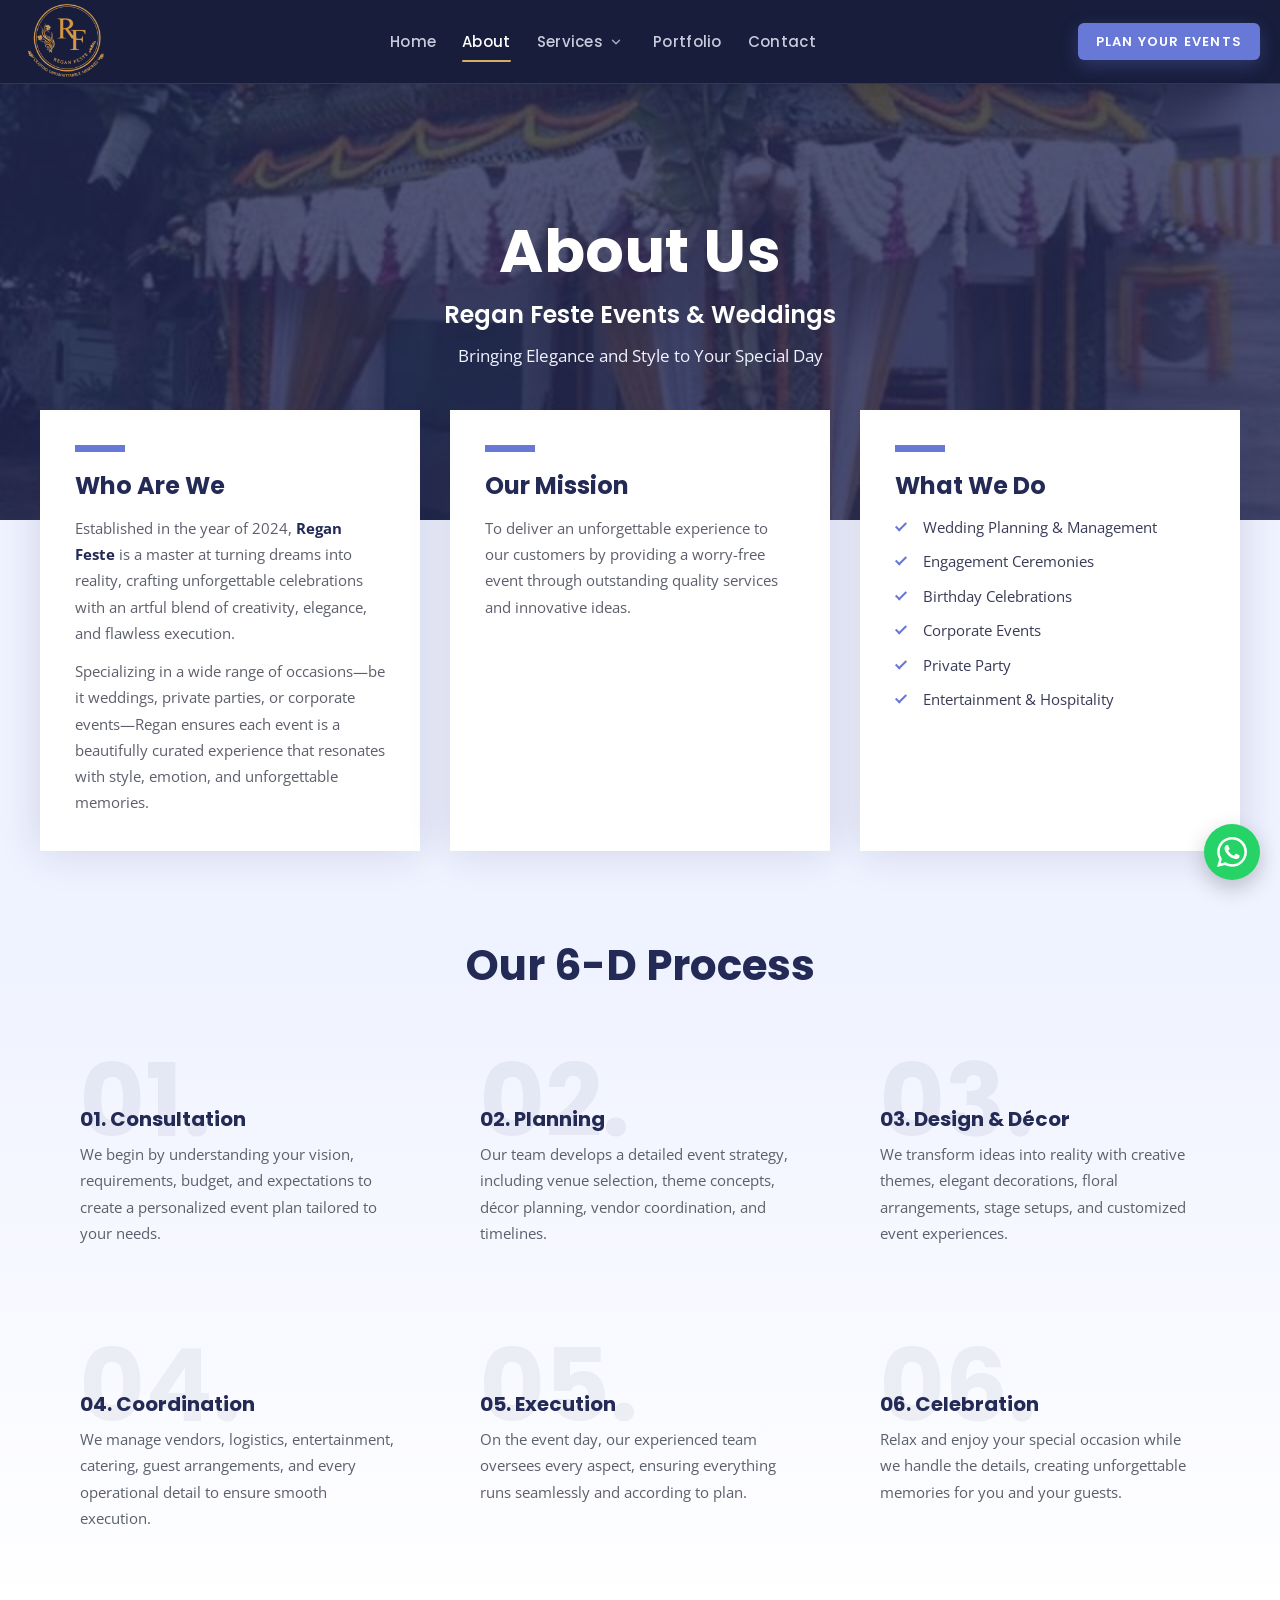
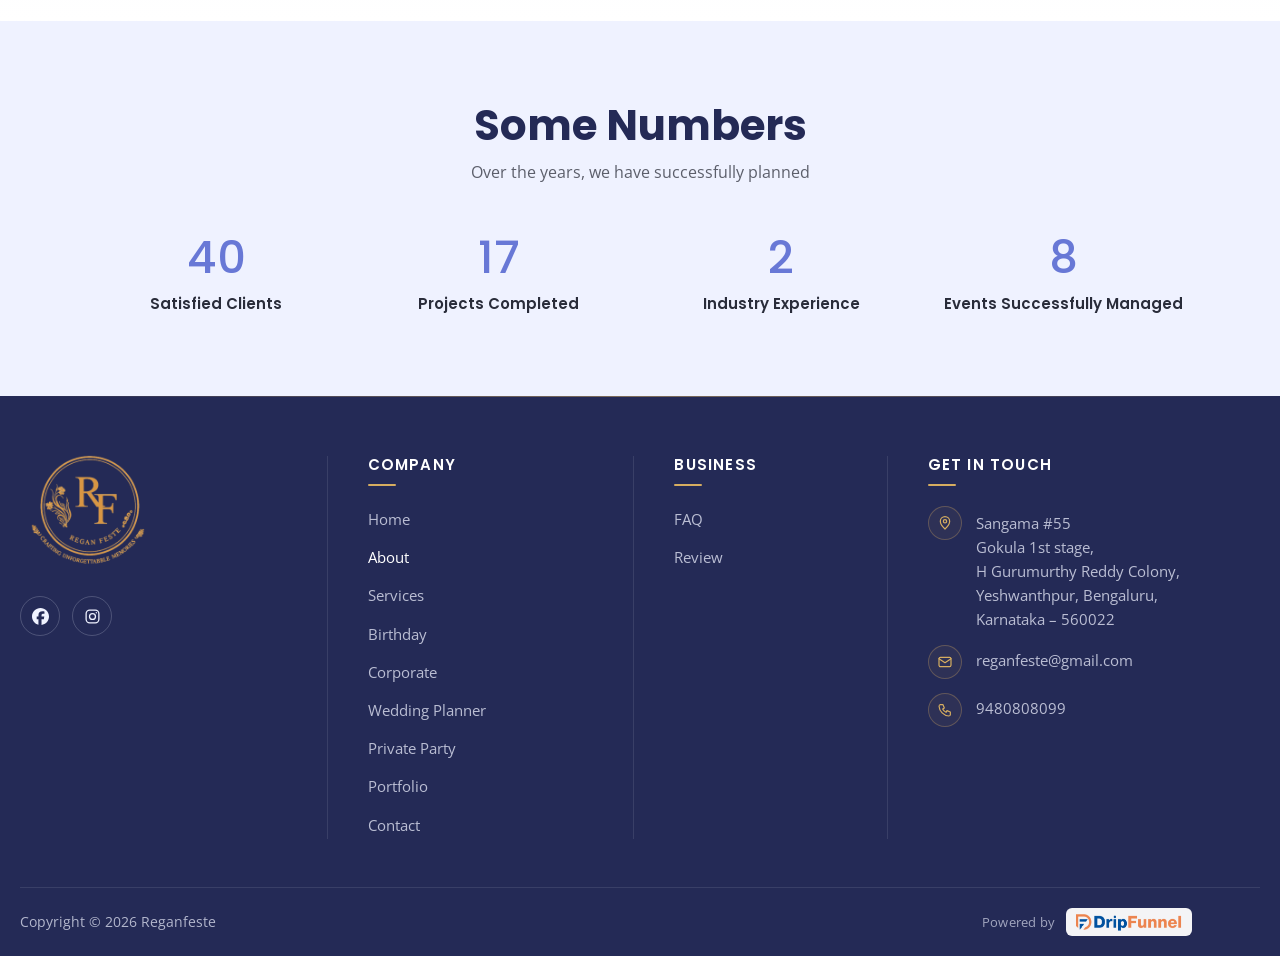
<file: about.html>
<!DOCTYPE html>
<html lang="en">
<head>
  <meta charset="UTF-8">
  <meta name="viewport" content="width=device-width, initial-scale=1">
  <title>About Us | Regan Feste Events &amp; Weddings</title>
  <meta name="description" content="Established in 2024, Regan Feste Events &amp; Weddings crafts unforgettable celebrations – weddings, private parties, and corporate events – with creativity, elegance, and flawless execution.">
  <link rel="canonical" href="https://reganfeste.in/about/">
  <meta name="theme-color" content="#242a56">

  <meta property="og:type" content="website">
  <meta property="og:site_name" content="Reganfeste">
  <meta property="og:url" content="https://reganfeste.in/about/">
  <meta property="og:title" content="About Us | Regan Feste Events &amp; Weddings">
  <meta property="og:description" content="Bringing Elegance and Style to Your Special Day. Learn who we are, our mission, and our 6-D event process.">
  <meta property="og:image" content="./assets/images/logo-reganfeste.png">

  <link rel="icon" type="image/png" href="./assets/images/logo-reganfeste-150.png">
  <link rel="apple-touch-icon" href="./assets/images/logo-reganfeste-150.png">

  <link rel="preconnect" href="https://fonts.googleapis.com">
  <link rel="preconnect" href="https://fonts.gstatic.com" crossorigin>
  <link href="https://fonts.googleapis.com/css2?family=Open+Sans:wght@400;600&family=Poppins:wght@500;600;700&display=swap" rel="stylesheet">

  <link rel="stylesheet" href="./css/style.css">
  <script>document.documentElement.classList.add('js');</script>
</head>
<body>
  <a class="skip-link" href="#main">Skip to content</a>

  <!-- ================= HEADER ================= -->
  <header class="site-header" id="top">
    <div class="container header-inner">
      <a class="brand" href="./index.html" aria-label="Regan Feste – home">
        <img src="./assets/images/logo-reganfeste.png" width="300" height="300" alt="Regan Feste logo – Crafting Unforgettable Memories">
      </a>

      <nav class="main-nav" id="main-nav" aria-label="Primary">
        <div class="nav-panel-head">
          <img src="./assets/images/logo-reganfeste-150.png" width="150" height="150" alt="" class="nav-panel-logo">
          <button class="nav-close" type="button" aria-label="Close menu">
            <svg viewBox="0 0 24 24" aria-hidden="true"><path d="M6 6l12 12M18 6L6 18"/></svg>
          </button>
        </div>
        <ul class="nav-list">
          <li><a href="./index.html">Home</a></li>
          <li><a href="./about.html" aria-current="page">About</a></li>
          <li class="has-dropdown">
            <a href="./index.html#services">Services</a>
            <button class="dropdown-toggle" type="button" aria-expanded="false" aria-controls="services-menu" aria-label="Show Services submenu">
              <svg viewBox="0 0 24 24" aria-hidden="true"><path d="M6 9l6 6 6-6"/></svg>
            </button>
            <ul class="dropdown" id="services-menu">
              <li><a href="./birthday.html">Birthday</a></li>
              <li><a href="./corporate.html">Corporate</a></li>
              <li><a href="./wedding-planner/">Wedding Planner</a></li>
              <li><a href="./private-party.html">Private Party</a></li>
            </ul>
          </li>
          <li><a href="./portfolio.html">Portfolio</a></li>
          <li><a href="./contact.html">Contact</a></li>
        </ul>
        <a class="btn btn-primary nav-cta" href="./contact.html">Plan Your Events</a>
      </nav>

      <button class="nav-toggle" type="button" aria-expanded="false" aria-controls="main-nav" aria-label="Open navigation menu">
        <span></span><span></span><span></span>
      </button>
    </div>
  </header>
  <div class="nav-backdrop" hidden></div>

  <main id="main">

    <!-- ================= ABOUT HERO ================= -->
    <section class="page-hero" aria-labelledby="about-title">
      <div class="container page-hero-content">
        <h1 id="about-title">About Us</h1>
        <p class="page-hero-sub">Regan Feste Events &amp; Weddings</p>
        <p class="page-hero-tagline">Bringing Elegance and Style to Your Special Day</p>
      </div>
    </section>

    <!-- ================= INFO CARDS ================= -->
    <section class="about-intro" aria-label="About Regan Feste">
      <div class="container about-cards">
        <article class="about-card reveal" style="--d:0">
          <span class="card-accent" aria-hidden="true"></span>
          <h2>Who Are We</h2>
          <p>Established in the year of 2024, <strong>Regan Feste</strong> is a master at turning dreams into reality, crafting unforgettable celebrations with an artful blend of creativity, elegance, and flawless execution.</p>
          <p>Specializing in a wide range of occasions—be it weddings, private parties, or corporate events—Regan ensures each event is a beautifully curated experience that resonates with style, emotion, and unforgettable memories.</p>
        </article>

        <article class="about-card reveal" style="--d:1">
          <span class="card-accent" aria-hidden="true"></span>
          <h2>Our Mission</h2>
          <p>To deliver an unforgettable experience to our customers by providing a worry-free event through outstanding quality services and innovative ideas.</p>
        </article>

        <article class="about-card reveal" style="--d:2">
          <span class="card-accent" aria-hidden="true"></span>
          <h2>What We Do</h2>
          <ul class="check-list">
            <li>Wedding Planning &amp; Management</li>
            <li>Engagement Ceremonies</li>
            <li>Birthday Celebrations</li>
            <li>Corporate Events</li>
            <li>Private Party</li>
            <li>Entertainment &amp; Hospitality</li>
          </ul>
        </article>
      </div>
    </section>

    <!-- ================= 6-D PROCESS ================= -->
    <section class="process" aria-labelledby="process-title">
      <div class="container">
        <h2 id="process-title" class="process-title reveal">Our 6-D Process</h2>

        <ol class="process-grid">
          <li class="process-step reveal" style="--d:0">
            <span class="process-num" aria-hidden="true">01.</span>
            <h3>01. Consultation</h3>
            <p>We begin by understanding your vision, requirements, budget, and expectations to create a personalized event plan tailored to your needs.</p>
          </li>
          <li class="process-step reveal" style="--d:1">
            <span class="process-num" aria-hidden="true">02.</span>
            <h3>02. Planning</h3>
            <p>Our team develops a detailed event strategy, including venue selection, theme concepts, décor planning, vendor coordination, and timelines.</p>
          </li>
          <li class="process-step reveal" style="--d:2">
            <span class="process-num" aria-hidden="true">03.</span>
            <h3>03. Design &amp; Décor</h3>
            <p>We transform ideas into reality with creative themes, elegant decorations, floral arrangements, stage setups, and customized event experiences.</p>
          </li>
          <li class="process-step reveal" style="--d:0">
            <span class="process-num" aria-hidden="true">04.</span>
            <h3>04. Coordination</h3>
            <p>We manage vendors, logistics, entertainment, catering, guest arrangements, and every operational detail to ensure smooth execution.</p>
          </li>
          <li class="process-step reveal" style="--d:1">
            <span class="process-num" aria-hidden="true">05.</span>
            <h3>05. Execution</h3>
            <p>On the event day, our experienced team oversees every aspect, ensuring everything runs seamlessly and according to plan.</p>
          </li>
          <li class="process-step reveal" style="--d:2">
            <span class="process-num" aria-hidden="true">06.</span>
            <h3>06. Celebration</h3>
            <p>Relax and enjoy your special occasion while we handle the details, creating unforgettable memories for you and your guests.</p>
          </li>
        </ol>
      </div>
    </section>

    <!-- ================= STATISTICS ================= -->
    <section class="stats" aria-labelledby="stats-title">
      <div class="container">
        <header class="stats-head reveal">
          <h2 id="stats-title">Some Numbers</h2>
          <p>Over the years, we have successfully planned</p>
        </header>

        <dl class="stats-grid">
          <div class="stat reveal" style="--d:0">
            <dt>Satisfied Clients</dt>
            <dd class="stat-num" data-from="1" data-to="87">87</dd>
          </div>
          <div class="stat reveal" style="--d:1">
            <dt>Projects Completed</dt>
            <dd class="stat-num" data-from="10" data-to="25">25</dd>
          </div>
          <div class="stat reveal" style="--d:2">
            <dt>Industry Experience</dt>
            <dd class="stat-num" data-from="1" data-to="4">4</dd>
          </div>
          <div class="stat reveal" style="--d:3">
            <dt>Events Successfully Managed</dt>
            <dd class="stat-num" data-from="1" data-to="17">17</dd>
          </div>
        </dl>
      </div>
    </section>
  </main>

  <!-- ================= FOOTER ================= -->
  <footer class="site-footer">
    <div class="container footer-grid">
      <div class="footer-brand">
        <a href="./index.html" aria-label="Regan Feste – home">
          <img src="./assets/images/logo-reganfeste.png" width="300" height="300" alt="Regan Feste logo" loading="lazy">
        </a>
        <ul class="social" aria-label="Social media">
          <li>
            <a href="https://www.facebook.com/reganfeste/?rdid=h6f2K1S5hXUzIHAX" target="_blank" rel="noopener noreferrer" aria-label="Regan Feste on Facebook">
              <svg viewBox="0 0 24 24" aria-hidden="true" class="fill"><path d="M9.101 23.691v-7.98H6.627v-3.667h2.474v-1.58c0-4.085 1.848-5.978 5.858-5.978.401 0 .955.042 1.468.103a8.68 8.68 0 0 1 1.141.195v3.325a8.623 8.623 0 0 0-.653-.036 26.805 26.805 0 0 0-.733-.009c-.707 0-1.259.096-1.675.309a1.686 1.686 0 0 0-.679.622c-.258.42-.374.995-.374 1.752v1.297h3.919l-.386 2.103-.287 1.564h-3.246v8.245C19.396 23.238 24 18.179 24 12.044c0-6.627-5.373-12-12-12s-12 5.373-12 12c0 5.628 3.874 10.35 9.101 11.647Z"/></svg>
            </a>
          </li>
          <li>
            <a href="https://www.instagram.com/reganfeste.events?utm_source=qr&amp;igsh=cGJrNzNneGJlZGYz" target="_blank" rel="noopener noreferrer" aria-label="Regan Feste on Instagram">
              <svg viewBox="0 0 24 24" aria-hidden="true"><rect x="3" y="3" width="18" height="18" rx="5"/><circle cx="12" cy="12" r="4.2"/><circle cx="17.4" cy="6.6" r="1" class="dot"/></svg>
            </a>
          </li>
        </ul>
      </div>

      <nav class="footer-col" aria-labelledby="ft-company">
        <h2 id="ft-company">Company</h2>
        <ul>
          <li><a href="./index.html">Home</a></li>
          <li><a href="./about.html" aria-current="page">About</a></li>
          <li><a href="./index.html#services">Services</a></li>
          <li><a href="./birthday.html">Birthday</a></li>
          <li><a href="./corporate.html">Corporate</a></li>
          <li><a href="./wedding-planner/">Wedding Planner</a></li>
          <li><a href="./private-party.html">Private Party</a></li>
          <li><a href="./portfolio.html">Portfolio</a></li>
          <li><a href="./contact.html">Contact</a></li>
        </ul>
      </nav>

      <nav class="footer-col" aria-labelledby="ft-business">
        <h2 id="ft-business">Business</h2>
        <ul>
          <li><a href="./faq.html">FAQ</a></li>
          <li><a href="./review-page/">Review</a></li>
        </ul>
      </nav>

      <div class="footer-col">
        <h2>Get In Touch</h2>
        <address>
          <p class="contact-line">
            <svg viewBox="0 0 24 24" aria-hidden="true"><path d="M12 21s-7-6.2-7-11.5A7 7 0 0 1 19 9.5C19 14.8 12 21 12 21z"/><circle cx="12" cy="9.5" r="2.5"/></svg>
            <span>Sangama #55<br>Gokula 1st stage,<br>H Gurumurthy Reddy Colony,<br>Yeshwanthpur, Bengaluru,<br>Karnataka – 560022</span>
          </p>
          <p class="contact-line">
            <svg viewBox="0 0 24 24" aria-hidden="true"><rect x="3" y="5" width="18" height="14" rx="2"/><path d="M3 7l9 6 9-6"/></svg>
            <a href="mailto:reganfeste@gmail.com">reganfeste@gmail.com</a>
          </p>
          <p class="contact-line">
            <svg viewBox="0 0 24 24" aria-hidden="true"><path d="M5 4h4l2 5-2.5 1.5a11 11 0 0 0 5 5L15 13l5 2v4a2 2 0 0 1-2 2A16 16 0 0 1 3 6a2 2 0 0 1 2-2"/></svg>
            <a href="tel:+919480808099">9480808099</a>
          </p>
        </address>
      </div>
    </div>

    <div class="footer-bottom">
      <div class="container footer-bottom-inner">
        <p class="copyright">Copyright © 2026 Reganfeste</p>
        <p class="powered-by">
          <span>Powered by</span>
          <a href="https://www.dripfunnel.com/in/" target="_blank" rel="noopener noreferrer" aria-label="DripFunnel">
            <img src="assets/logos/dripfunnel-logo.png" width="845" height="143" alt="DripFunnel">
            <span class="powered-by-name" hidden>DripFunnel</span>
          </a>
        </p>
      </div>
    </div>
  </footer>

  <!-- ================= FLOATING WHATSAPP ================= -->
  <a class="whatsapp-float" href="https://api.whatsapp.com/send?phone=919480808099&amp;text=Hello%20Regan%20Feste,%20I%20am%20interested%20in%20your%20event%20services." target="_blank" rel="noopener" aria-label="Chat with Regan Feste on WhatsApp">
    <svg viewBox="0 0 24 24" aria-hidden="true"><path d="M17.472 14.382c-.297-.149-1.758-.867-2.03-.967-.273-.099-.471-.148-.67.15-.197.297-.767.966-.94 1.164-.173.199-.347.223-.644.075-.297-.15-1.255-.463-2.39-1.475-.883-.788-1.48-1.761-1.653-2.059-.173-.297-.018-.458.13-.606.134-.133.298-.347.446-.52.149-.174.198-.298.298-.497.099-.198.05-.371-.025-.52-.075-.149-.669-1.612-.916-2.207-.242-.579-.487-.5-.669-.51-.173-.008-.371-.01-.57-.01-.198 0-.52.074-.792.372-.272.297-1.04 1.016-1.04 2.479 0 1.462 1.065 2.875 1.213 3.074.149.198 2.096 3.2 5.077 4.487.709.306 1.262.489 1.694.625.712.227 1.36.195 1.871.118.571-.085 1.758-.719 2.006-1.413.248-.694.248-1.289.173-1.413-.074-.124-.272-.198-.57-.347m-5.421 7.403h-.004a9.87 9.87 0 0 1-5.031-1.378l-.361-.214-3.741.982.998-3.648-.235-.374a9.86 9.86 0 0 1-1.51-5.26c.001-5.45 4.436-9.884 9.888-9.884 2.64 0 5.122 1.03 6.988 2.898a9.825 9.825 0 0 1 2.893 6.994c-.003 5.45-4.437 9.884-9.885 9.884m8.413-18.297A11.815 11.815 0 0 0 12.05 0C5.495 0 .16 5.335.157 11.892c0 2.096.547 4.142 1.588 5.945L.057 24l6.305-1.654a11.882 11.882 0 0 0 5.683 1.448h.005c6.554 0 11.89-5.335 11.893-11.893a11.821 11.821 0 0 0-3.48-8.413Z"/></svg>
  </a>

  <script src="./js/script.js" defer></script>
</body>
</html>
</file>
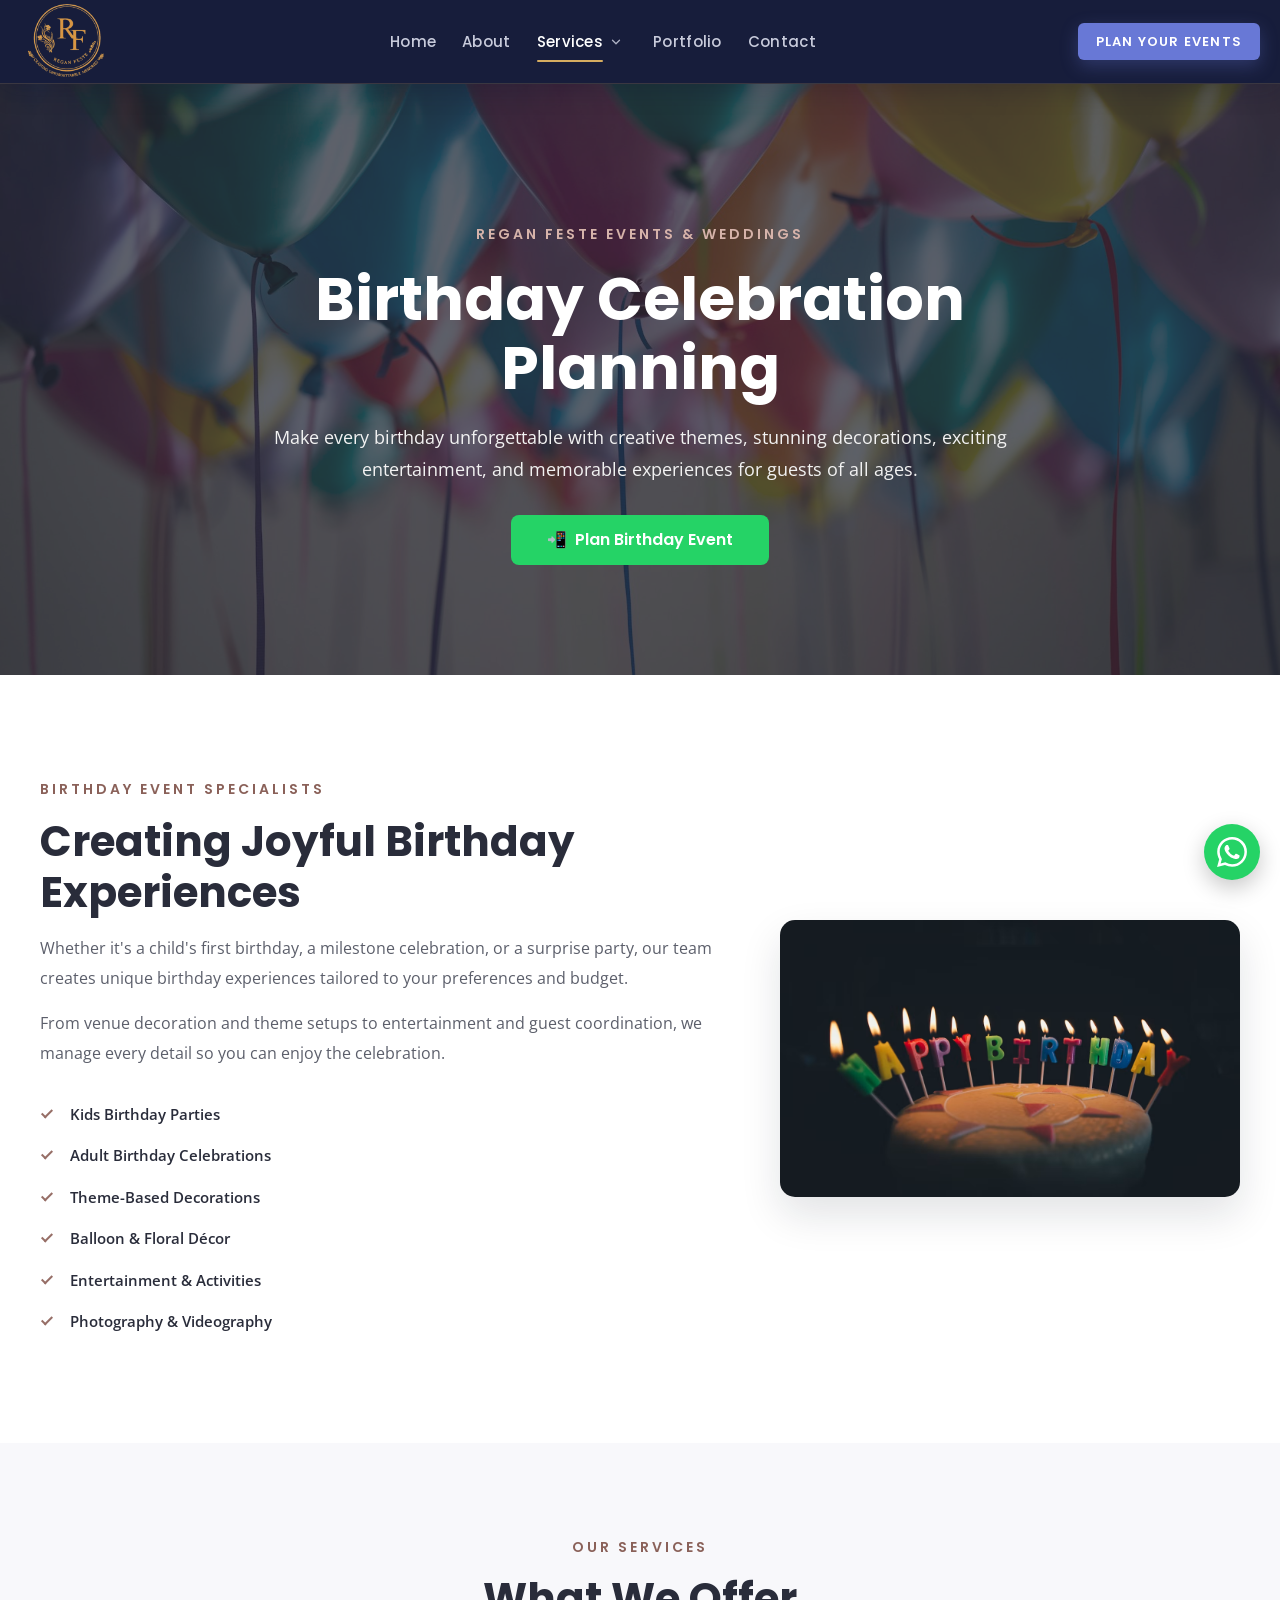
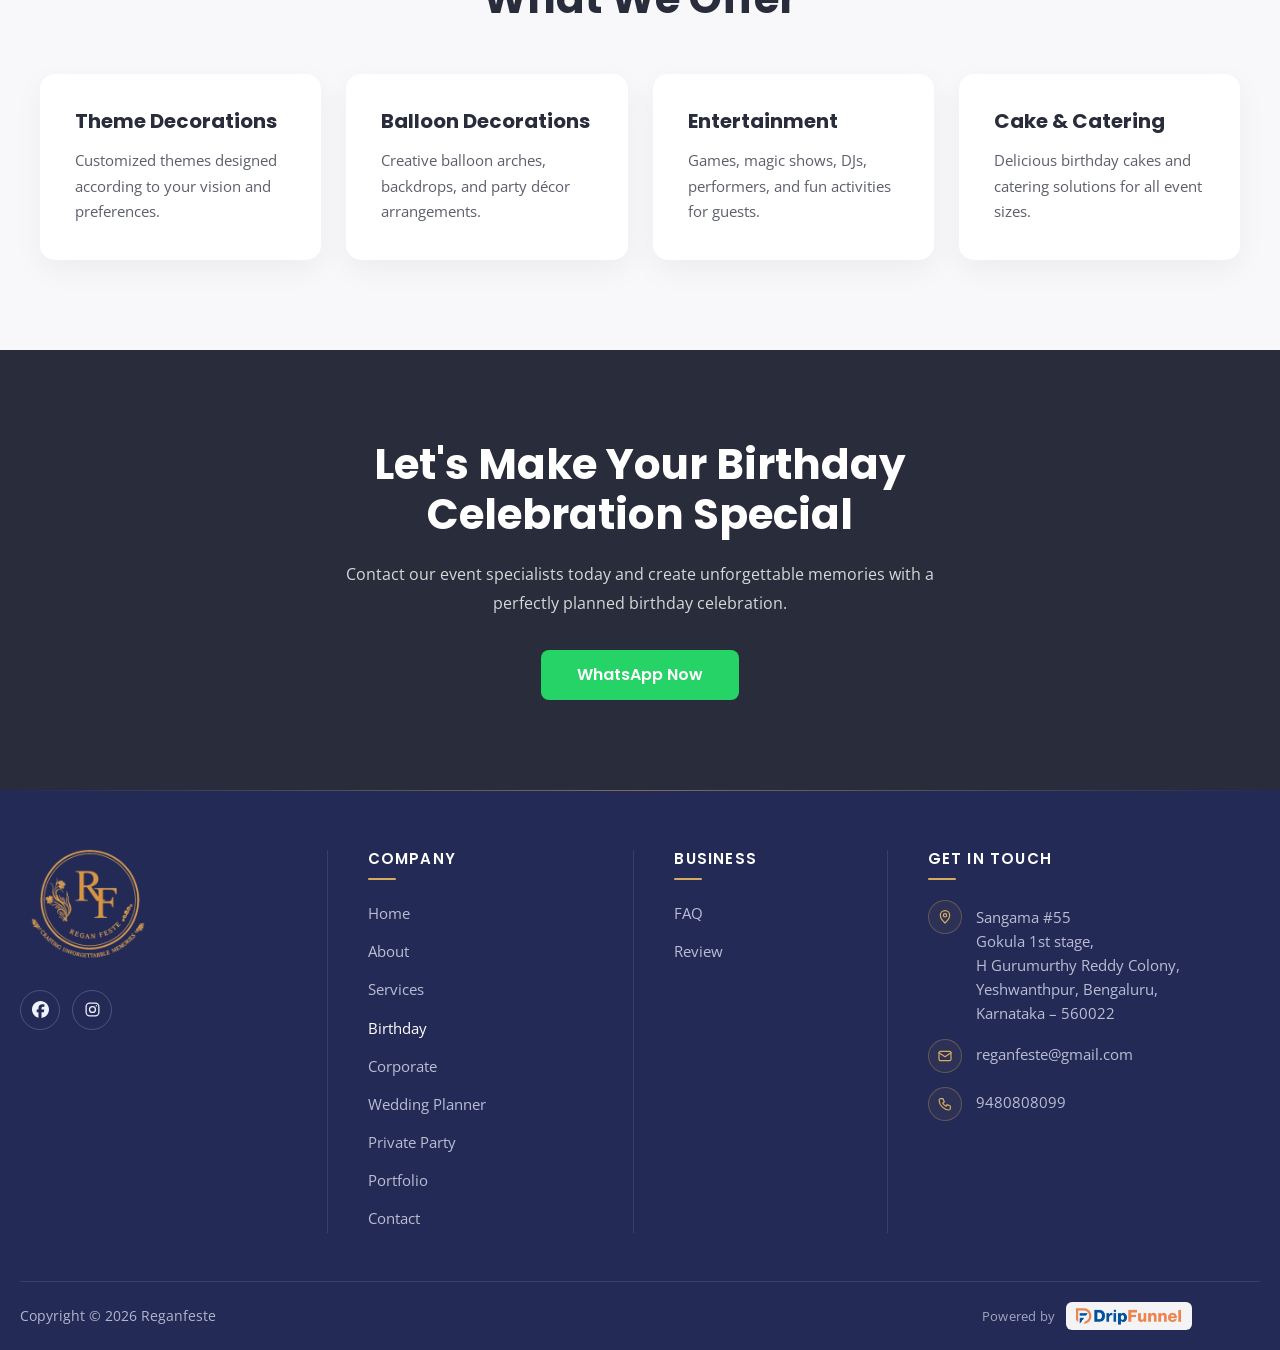
<file: birthday.html>
<!DOCTYPE html>
<html lang="en">
<head>
  <meta charset="UTF-8">
  <meta name="viewport" content="width=device-width, initial-scale=1">
  <title>Birthday Celebration Planning | Regan Feste</title>
  <meta name="description" content="Make every birthday unforgettable with creative themes, stunning decorations, exciting entertainment, and memorable experiences for guests of all ages – birthday planning by Regan Feste Events &amp; Weddings.">
  <link rel="canonical" href="https://reganfeste.in/birthday/">
  <meta name="theme-color" content="#242a56">

  <meta property="og:type" content="website">
  <meta property="og:site_name" content="Reganfeste">
  <meta property="og:url" content="https://reganfeste.in/birthday/">
  <meta property="og:title" content="Birthday Celebration Planning | Regan Feste">
  <meta property="og:description" content="Creative themes, stunning decorations, exciting entertainment, and memorable experiences for guests of all ages.">
  <meta property="og:image" content="./assets/images/birthday/birthday-hero.jpg">

  <link rel="icon" type="image/png" href="./assets/images/logo-reganfeste-150.png">
  <link rel="apple-touch-icon" href="./assets/images/logo-reganfeste-150.png">

  <link rel="preconnect" href="https://fonts.googleapis.com">
  <link rel="preconnect" href="https://fonts.gstatic.com" crossorigin>
  <link href="https://fonts.googleapis.com/css2?family=Open+Sans:wght@400;600&family=Poppins:wght@500;600;700&display=swap" rel="stylesheet">

  <link rel="preload" as="image" href="./assets/images/birthday/birthday-hero.jpg">
  <link rel="stylesheet" href="./css/style.css">
  <script>document.documentElement.classList.add('js');</script>
</head>
<body>
  <a class="skip-link" href="#main">Skip to content</a>

  <!-- ================= HEADER ================= -->
  <header class="site-header" id="top">
    <div class="container header-inner">
      <a class="brand" href="./index.html" aria-label="Regan Feste – home">
        <img src="./assets/images/logo-reganfeste.png" width="300" height="300" alt="Regan Feste logo – Crafting Unforgettable Memories">
      </a>

      <nav class="main-nav" id="main-nav" aria-label="Primary">
        <div class="nav-panel-head">
          <img src="./assets/images/logo-reganfeste-150.png" width="150" height="150" alt="" class="nav-panel-logo">
          <button class="nav-close" type="button" aria-label="Close menu">
            <svg viewBox="0 0 24 24" aria-hidden="true"><path d="M6 6l12 12M18 6L6 18"/></svg>
          </button>
        </div>
        <ul class="nav-list">
          <li><a href="./index.html">Home</a></li>
          <li><a href="./about.html">About</a></li>
          <li class="has-dropdown">
            <a href="./index.html#services" class="is-current">Services</a>
            <button class="dropdown-toggle" type="button" aria-expanded="false" aria-controls="services-menu" aria-label="Show Services submenu">
              <svg viewBox="0 0 24 24" aria-hidden="true"><path d="M6 9l6 6 6-6"/></svg>
            </button>
            <ul class="dropdown" id="services-menu">
              <li><a href="./birthday.html" aria-current="page">Birthday</a></li>
              <li><a href="./corporate.html">Corporate</a></li>
              <li><a href="./wedding-planner/">Wedding Planner</a></li>
              <li><a href="./private-party.html">Private Party</a></li>
            </ul>
          </li>
          <li><a href="./portfolio.html">Portfolio</a></li>
          <li><a href="./contact.html">Contact</a></li>
        </ul>
        <a class="btn btn-primary nav-cta" href="./contact.html">Plan Your Events</a>
      </nav>

      <button class="nav-toggle" type="button" aria-expanded="false" aria-controls="main-nav" aria-label="Open navigation menu">
        <span></span><span></span><span></span>
      </button>
    </div>
  </header>
  <div class="nav-backdrop" hidden></div>

        <main id="main">

    <!-- ================= BIRTHDAY HERO ================= -->
    <section class="service-hero service-hero--birthday" aria-labelledby="birthday-title">
      <div class="service-hero-content">
        <span class="eyebrow eyebrow-on-dark">REGAN FESTE EVENTS &amp; WEDDINGS</span>
        <h1 id="birthday-title">Birthday Celebration <span class="nowrap-break">Planning</span></h1>
        <p>Make every birthday unforgettable with creative themes, stunning decorations, exciting entertainment, and memorable experiences for guests of all ages.</p>
        <a class="btn btn-whatsapp" href="https://wa.me/919480808099" target="_blank" rel="noopener"><span aria-hidden="true">📲</span> Plan Birthday Event</a>
      </div>
    </section>

    <!-- ================= INTRO ================= -->
    <section class="service-about" aria-labelledby="joy-title">
      <div class="container service-about-grid">
        <div class="service-about-text reveal">
          <span class="eyebrow">BIRTHDAY EVENT SPECIALISTS</span>
          <h2 id="joy-title">Creating Joyful Birthday Experiences</h2>
          <p>Whether it's a child's first birthday, a milestone celebration, or a surprise party, our team creates unique birthday experiences tailored to your preferences and budget.</p>
          <p>From venue decoration and theme setups to entertainment and guest coordination, we manage every detail so you can enjoy the celebration.</p>
          <ul class="service-checks">
            <li>Kids Birthday Parties</li>
            <li>Adult Birthday Celebrations</li>
            <li>Theme-Based Decorations</li>
            <li>Balloon &amp; Floral Décor</li>
            <li>Entertainment &amp; Activities</li>
            <li>Photography &amp; Videography</li>
          </ul>
        </div>
        <div class="service-about-image reveal" style="--d:1">
          <img src="./assets/images/services/birthday-celebrations.jpg" width="1200" height="722" alt="Birthday cake candles spelling Happy Birthday" loading="lazy" decoding="async">
        </div>
      </div>
    </section>

    <!-- ================= WHAT WE OFFER ================= -->
    <section class="service-offers" aria-labelledby="offer-title">
      <div class="container">
        <header class="section-title reveal">
          <span class="eyebrow">OUR SERVICES</span>
          <h2 id="offer-title">What We Offer</h2>
        </header>
        <div class="offer-grid">
          <article class="offer-card reveal" style="--d:0">
            <h3>Theme Decorations</h3>
            <p>Customized themes designed according to your vision and preferences.</p>
          </article>
          <article class="offer-card reveal" style="--d:1">
            <h3>Balloon Decorations</h3>
            <p>Creative balloon arches, backdrops, and party décor arrangements.</p>
          </article>
          <article class="offer-card reveal" style="--d:2">
            <h3>Entertainment</h3>
            <p>Games, magic shows, DJs, performers, and fun activities for guests.</p>
          </article>
          <article class="offer-card reveal" style="--d:3">
            <h3>Cake &amp; Catering</h3>
            <p>Delicious birthday cakes and catering solutions for all event sizes.</p>
          </article>
        </div>
      </div>
    </section>

    <!-- ================= CTA ================= -->
    <section class="cta" aria-labelledby="bday-cta-title">
      <div class="container cta-inner reveal">
        <h2 id="bday-cta-title">Let's Make Your Birthday Celebration Special</h2>
        <p>Contact our event specialists today and create unforgettable memories with a perfectly planned birthday celebration.</p>
        <a class="btn btn-whatsapp" href="https://wa.me/919480808099" target="_blank" rel="noopener">WhatsApp Now</a>
      </div>
    </section>
  </main>

  <!-- ================= FOOTER ================= -->
  <footer class="site-footer">
    <div class="container footer-grid">
      <div class="footer-brand">
        <a href="./index.html" aria-label="Regan Feste – home">
          <img src="./assets/images/logo-reganfeste.png" width="300" height="300" alt="Regan Feste logo" loading="lazy">
        </a>
        <ul class="social" aria-label="Social media">
          <li>
            <a href="https://www.facebook.com/reganfeste/?rdid=h6f2K1S5hXUzIHAX" target="_blank" rel="noopener noreferrer" aria-label="Regan Feste on Facebook">
              <svg viewBox="0 0 24 24" aria-hidden="true" class="fill"><path d="M9.101 23.691v-7.98H6.627v-3.667h2.474v-1.58c0-4.085 1.848-5.978 5.858-5.978.401 0 .955.042 1.468.103a8.68 8.68 0 0 1 1.141.195v3.325a8.623 8.623 0 0 0-.653-.036 26.805 26.805 0 0 0-.733-.009c-.707 0-1.259.096-1.675.309a1.686 1.686 0 0 0-.679.622c-.258.42-.374.995-.374 1.752v1.297h3.919l-.386 2.103-.287 1.564h-3.246v8.245C19.396 23.238 24 18.179 24 12.044c0-6.627-5.373-12-12-12s-12 5.373-12 12c0 5.628 3.874 10.35 9.101 11.647Z"/></svg>
            </a>
          </li>
          <li>
            <a href="https://www.instagram.com/reganfeste.events?utm_source=qr&amp;igsh=cGJrNzNneGJlZGYz" target="_blank" rel="noopener noreferrer" aria-label="Regan Feste on Instagram">
              <svg viewBox="0 0 24 24" aria-hidden="true"><rect x="3" y="3" width="18" height="18" rx="5"/><circle cx="12" cy="12" r="4.2"/><circle cx="17.4" cy="6.6" r="1" class="dot"/></svg>
            </a>
          </li>
        </ul>
      </div>

      <nav class="footer-col" aria-labelledby="ft-company">
        <h2 id="ft-company">Company</h2>
        <ul>
          <li><a href="./index.html">Home</a></li>
          <li><a href="./about.html">About</a></li>
          <li><a href="./index.html#services">Services</a></li>
          <li><a href="./birthday.html" aria-current="page">Birthday</a></li>
          <li><a href="./corporate.html">Corporate</a></li>
          <li><a href="./wedding-planner/">Wedding Planner</a></li>
          <li><a href="./private-party.html">Private Party</a></li>
          <li><a href="./portfolio.html">Portfolio</a></li>
          <li><a href="./contact.html">Contact</a></li>
        </ul>
      </nav>

      <nav class="footer-col" aria-labelledby="ft-business">
        <h2 id="ft-business">Business</h2>
        <ul>
          <li><a href="./faq.html">FAQ</a></li>
          <li><a href="./review-page/">Review</a></li>
        </ul>
      </nav>

      <div class="footer-col">
        <h2>Get In Touch</h2>
        <address>
          <p class="contact-line">
            <svg viewBox="0 0 24 24" aria-hidden="true"><path d="M12 21s-7-6.2-7-11.5A7 7 0 0 1 19 9.5C19 14.8 12 21 12 21z"/><circle cx="12" cy="9.5" r="2.5"/></svg>
            <span>Sangama #55<br>Gokula 1st stage,<br>H Gurumurthy Reddy Colony,<br>Yeshwanthpur, Bengaluru,<br>Karnataka – 560022</span>
          </p>
          <p class="contact-line">
            <svg viewBox="0 0 24 24" aria-hidden="true"><rect x="3" y="5" width="18" height="14" rx="2"/><path d="M3 7l9 6 9-6"/></svg>
            <a href="mailto:reganfeste@gmail.com">reganfeste@gmail.com</a>
          </p>
          <p class="contact-line">
            <svg viewBox="0 0 24 24" aria-hidden="true"><path d="M5 4h4l2 5-2.5 1.5a11 11 0 0 0 5 5L15 13l5 2v4a2 2 0 0 1-2 2A16 16 0 0 1 3 6a2 2 0 0 1 2-2"/></svg>
            <a href="tel:+919480808099">9480808099</a>
          </p>
        </address>
      </div>
    </div>

    <div class="footer-bottom">
      <div class="container footer-bottom-inner">
        <p class="copyright">Copyright © 2026 Reganfeste</p>
        <p class="powered-by">
          <span>Powered by</span>
          <a href="https://www.dripfunnel.com/in/" target="_blank" rel="noopener noreferrer" aria-label="DripFunnel">
            <img src="assets/logos/dripfunnel-logo.png" width="845" height="143" alt="DripFunnel">
            <span class="powered-by-name" hidden>DripFunnel</span>
          </a>
        </p>
      </div>
    </div>
  </footer>

  <!-- ================= FLOATING WHATSAPP ================= -->
  <a class="whatsapp-float" href="https://api.whatsapp.com/send?phone=919480808099&amp;text=Hello%20Regan%20Feste,%20I%20am%20interested%20in%20your%20event%20services." target="_blank" rel="noopener" aria-label="Chat with Regan Feste on WhatsApp">
    <svg viewBox="0 0 24 24" aria-hidden="true"><path d="M17.472 14.382c-.297-.149-1.758-.867-2.03-.967-.273-.099-.471-.148-.67.15-.197.297-.767.966-.94 1.164-.173.199-.347.223-.644.075-.297-.15-1.255-.463-2.39-1.475-.883-.788-1.48-1.761-1.653-2.059-.173-.297-.018-.458.13-.606.134-.133.298-.347.446-.52.149-.174.198-.298.298-.497.099-.198.05-.371-.025-.52-.075-.149-.669-1.612-.916-2.207-.242-.579-.487-.5-.669-.51-.173-.008-.371-.01-.57-.01-.198 0-.52.074-.792.372-.272.297-1.04 1.016-1.04 2.479 0 1.462 1.065 2.875 1.213 3.074.149.198 2.096 3.2 5.077 4.487.709.306 1.262.489 1.694.625.712.227 1.36.195 1.871.118.571-.085 1.758-.719 2.006-1.413.248-.694.248-1.289.173-1.413-.074-.124-.272-.198-.57-.347m-5.421 7.403h-.004a9.87 9.87 0 0 1-5.031-1.378l-.361-.214-3.741.982.998-3.648-.235-.374a9.86 9.86 0 0 1-1.51-5.26c.001-5.45 4.436-9.884 9.888-9.884 2.64 0 5.122 1.03 6.988 2.898a9.825 9.825 0 0 1 2.893 6.994c-.003 5.45-4.437 9.884-9.885 9.884m8.413-18.297A11.815 11.815 0 0 0 12.05 0C5.495 0 .16 5.335.157 11.892c0 2.096.547 4.142 1.588 5.945L.057 24l6.305-1.654a11.882 11.882 0 0 0 5.683 1.448h.005c6.554 0 11.89-5.335 11.893-11.893a11.821 11.821 0 0 0-3.48-8.413Z"/></svg>
  </a>

  <script src="./js/script.js" defer></script>
</body>
</html>
</file>
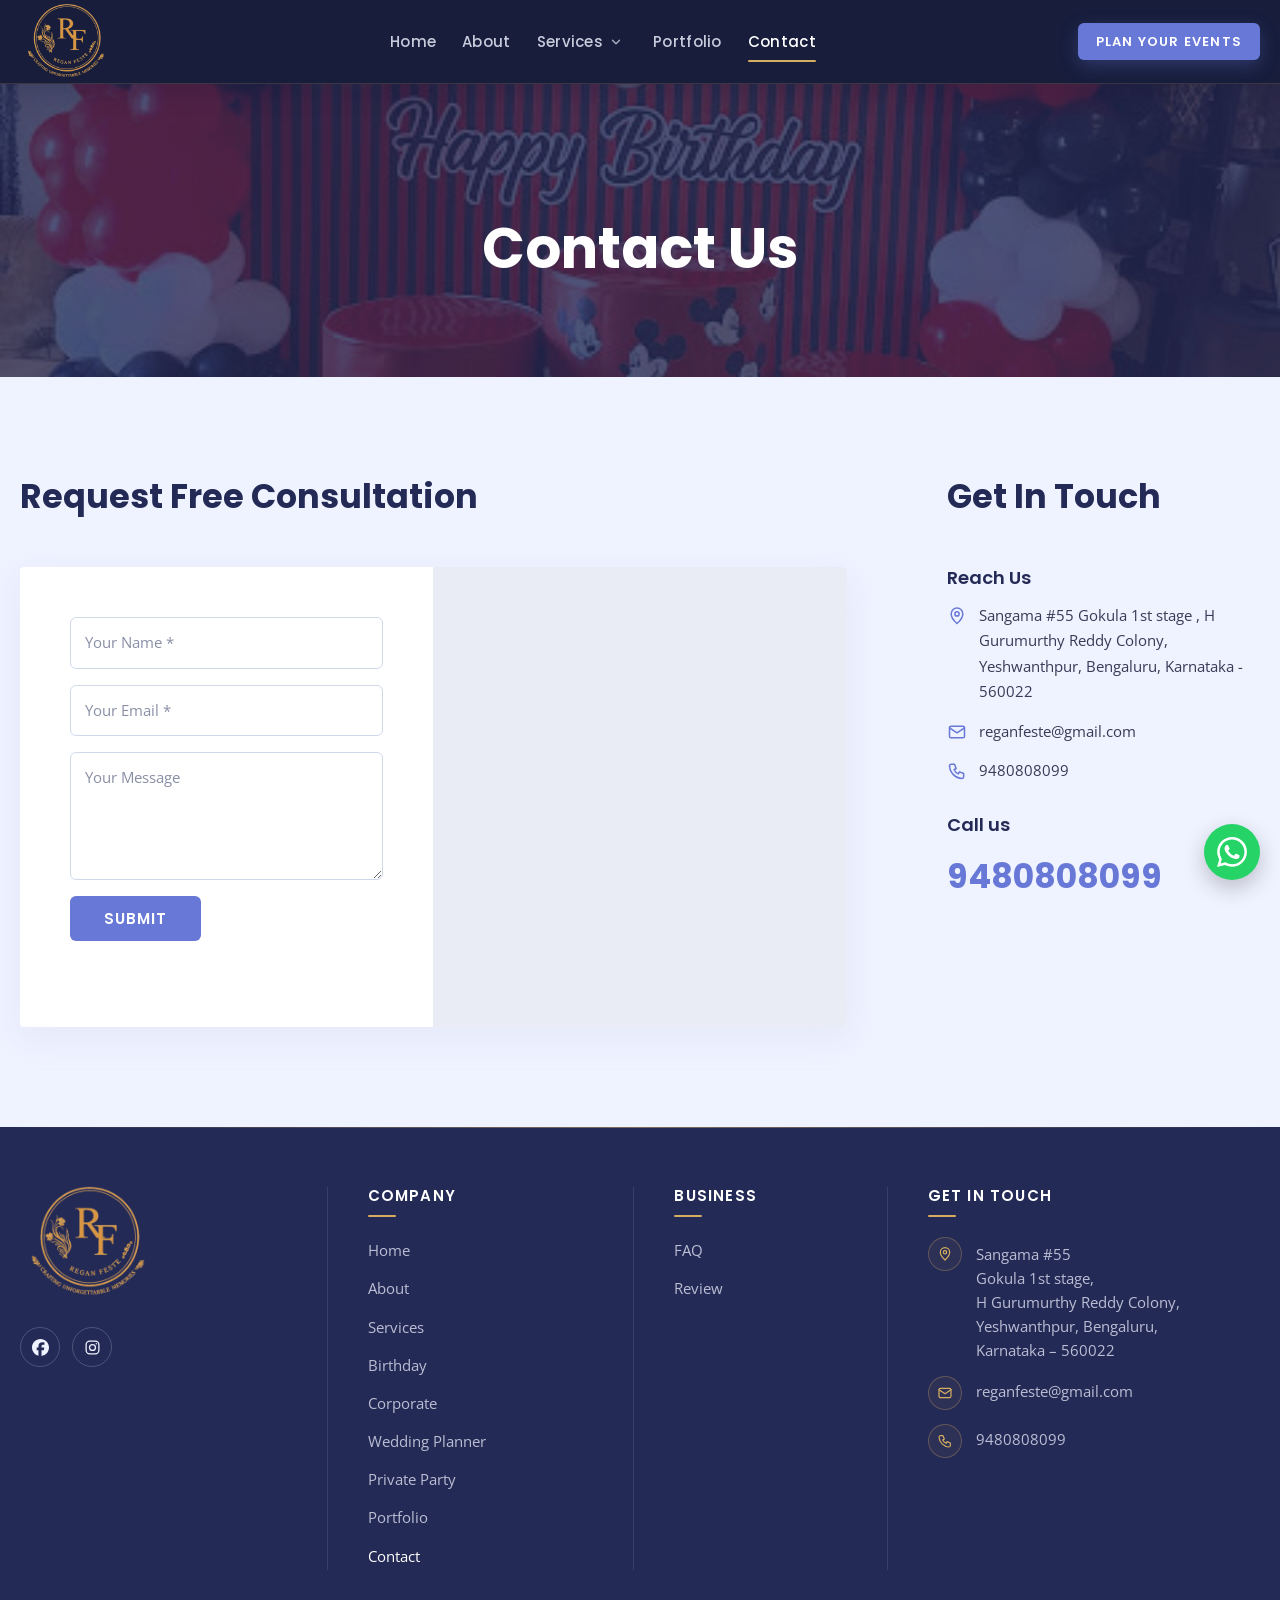
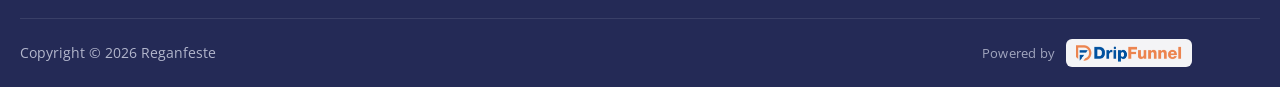
<file: contact.html>
<!DOCTYPE html>
<html lang="en">
<head>
  <meta charset="UTF-8">
  <meta name="viewport" content="width=device-width, initial-scale=1">
  <title>Contact Us | Regan Feste Events &amp; Weddings</title>
  <meta name="description" content="Contact Regan Feste Events &amp; Weddings to request a free consultation. Sangama #55, Yeshwanthpur, Bengaluru – call 9480808099 or email reganfeste@gmail.com.">
  <link rel="canonical" href="https://reganfeste.in/contact/">
  <meta name="theme-color" content="#242a56">

  <meta property="og:type" content="website">
  <meta property="og:site_name" content="Reganfeste">
  <meta property="og:url" content="https://reganfeste.in/contact/">
  <meta property="og:title" content="Contact Us | Regan Feste Events &amp; Weddings">
  <meta property="og:description" content="Request a free consultation with Regan Feste Events &amp; Weddings.">
  <meta property="og:image" content="./assets/images/logo-reganfeste.png">

  <link rel="icon" type="image/png" href="./assets/images/logo-reganfeste-150.png">
  <link rel="apple-touch-icon" href="./assets/images/logo-reganfeste-150.png">

  <link rel="preconnect" href="https://fonts.googleapis.com">
  <link rel="preconnect" href="https://fonts.gstatic.com" crossorigin>
  <link href="https://fonts.googleapis.com/css2?family=Open+Sans:wght@400;600&family=Poppins:wght@500;600;700&display=swap" rel="stylesheet">

  <link rel="stylesheet" href="./css/style.css">
  <script>document.documentElement.classList.add('js');</script>
</head>
<body>
  <a class="skip-link" href="#main">Skip to content</a>

  <!-- ================= HEADER ================= -->
  <header class="site-header" id="top">
    <div class="container header-inner">
      <a class="brand" href="./index.html" aria-label="Regan Feste – home">
        <img src="./assets/images/logo-reganfeste.png" width="300" height="300" alt="Regan Feste logo – Crafting Unforgettable Memories">
      </a>

      <nav class="main-nav" id="main-nav" aria-label="Primary">
        <div class="nav-panel-head">
          <img src="./assets/images/logo-reganfeste-150.png" width="150" height="150" alt="" class="nav-panel-logo">
          <button class="nav-close" type="button" aria-label="Close menu">
            <svg viewBox="0 0 24 24" aria-hidden="true"><path d="M6 6l12 12M18 6L6 18"/></svg>
          </button>
        </div>
        <ul class="nav-list">
          <li><a href="./index.html">Home</a></li>
          <li><a href="./about.html">About</a></li>
          <li class="has-dropdown">
            <a href="./index.html#services">Services</a>
            <button class="dropdown-toggle" type="button" aria-expanded="false" aria-controls="services-menu" aria-label="Show Services submenu">
              <svg viewBox="0 0 24 24" aria-hidden="true"><path d="M6 9l6 6 6-6"/></svg>
            </button>
            <ul class="dropdown" id="services-menu">
              <li><a href="./birthday.html">Birthday</a></li>
              <li><a href="./corporate.html">Corporate</a></li>
              <li><a href="./wedding-planner/">Wedding Planner</a></li>
              <li><a href="./private-party.html">Private Party</a></li>
            </ul>
          </li>
          <li><a href="./portfolio.html">Portfolio</a></li>
          <li><a href="./contact.html" aria-current="page">Contact</a></li>
        </ul>
        <a class="btn btn-primary nav-cta" href="./contact.html">Plan Your Events</a>
      </nav>

      <button class="nav-toggle" type="button" aria-expanded="false" aria-controls="main-nav" aria-label="Open navigation menu">
        <span></span><span></span><span></span>
      </button>
    </div>
  </header>
  <div class="nav-backdrop" hidden></div>

      <main id="main">

    <!-- ================= CONTACT HERO ================= -->
    <section class="contact-hero" aria-labelledby="contact-title">
      <div class="container">
        <h1 id="contact-title">Contact Us</h1>
      </div>
    </section>

    <!-- ================= CONTACT ================= -->
    <section class="contact-section">
      <div class="container contact-layout">

        <div class="consult">
          <h2 class="consult-title reveal">Request Free Consultation</h2>

          <div class="consult-card reveal">
            <!-- js/script.js posts this form as JSON to CONTACT_API_URL (nothing is stored locally). -->
            <form class="contact-form" id="contact-form" novalidate>
              <div class="field">
                <label class="sr-only" for="c-name">Your Name (required)</label>
                <input id="c-name" type="text" name="name" maxlength="100" autocomplete="name" placeholder="Your Name *" required>
                <p class="field-error" id="c-name-err" aria-live="polite"></p>
              </div>
              <div class="field">
                <label class="sr-only" for="c-email">Your Email (required)</label>
                <input id="c-email" type="email" name="email" autocomplete="email" placeholder="Your Email *" required>
                <p class="field-error" id="c-email-err" aria-live="polite"></p>
              </div>
              <div class="field">
                <label class="sr-only" for="c-message">Your Message</label>
                <textarea id="c-message" name="message" rows="4" placeholder="Your Message"></textarea>
              </div>
              <div>
                <button class="btn btn-primary contact-submit" type="submit">Submit</button>
              </div>
              <p class="form-status" role="status" aria-live="polite"></p>
            </form>

            <div class="consult-map">
              <iframe loading="lazy" src="https://maps.google.com/maps?q=Sangama%20%2355%20Gokula%201st%20stage%20%2C%20H%20Gurumurthy%20Reddy%20Colony%2C%20Yeshwanthpur%2C%20Bengaluru%2C%20Karnataka%20-%20560022&amp;t=m&amp;z=14&amp;output=embed&amp;iwloc=near" title="Map: Sangama #55, Gokula 1st stage, H Gurumurthy Reddy Colony, Yeshwanthpur, Bengaluru, Karnataka - 560022" referrerpolicy="no-referrer-when-downgrade"></iframe>
            </div>
          </div>
        </div>

        <aside class="touch reveal" aria-labelledby="touch-title">
          <h2 id="touch-title">Get In Touch</h2>

          <h3>Reach Us</h3>
          <ul class="touch-list">
            <li>
              <svg viewBox="0 0 24 24" aria-hidden="true"><path d="M12 21s-7-6.2-7-11.5A7 7 0 0 1 19 9.5C19 14.8 12 21 12 21z"/><circle cx="12" cy="9.5" r="2.5"/></svg>
              <address>Sangama #55 Gokula 1st stage , H Gurumurthy Reddy Colony, Yeshwanthpur, Bengaluru, Karnataka - 560022</address>
            </li>
            <li>
              <svg viewBox="0 0 24 24" aria-hidden="true"><rect x="3" y="5" width="18" height="14" rx="2"/><path d="M3 7l9 6 9-6"/></svg>
              <a href="mailto:reganfeste@gmail.com">reganfeste@gmail.com</a>
            </li>
            <li>
              <svg viewBox="0 0 24 24" aria-hidden="true"><path d="M5 4h4l2 5-2.5 1.5a11 11 0 0 0 5 5L15 13l5 2v4a2 2 0 0 1-2 2A16 16 0 0 1 3 6a2 2 0 0 1 2-2"/></svg>
              <a href="tel:9480808099">9480808099</a>
            </li>
          </ul>

          <h3>Call us</h3>
          <a class="call-number" href="tel:9480808099">9480808099</a>
        </aside>
      </div>
    </section>
  </main>

  <!-- ================= FOOTER ================= -->
  <footer class="site-footer">
    <div class="container footer-grid">
      <div class="footer-brand">
        <a href="./index.html" aria-label="Regan Feste – home">
          <img src="./assets/images/logo-reganfeste.png" width="300" height="300" alt="Regan Feste logo" loading="lazy">
        </a>
        <ul class="social" aria-label="Social media">
          <li>
            <a href="https://www.facebook.com/reganfeste/?rdid=h6f2K1S5hXUzIHAX" target="_blank" rel="noopener noreferrer" aria-label="Regan Feste on Facebook">
              <svg viewBox="0 0 24 24" aria-hidden="true" class="fill"><path d="M9.101 23.691v-7.98H6.627v-3.667h2.474v-1.58c0-4.085 1.848-5.978 5.858-5.978.401 0 .955.042 1.468.103a8.68 8.68 0 0 1 1.141.195v3.325a8.623 8.623 0 0 0-.653-.036 26.805 26.805 0 0 0-.733-.009c-.707 0-1.259.096-1.675.309a1.686 1.686 0 0 0-.679.622c-.258.42-.374.995-.374 1.752v1.297h3.919l-.386 2.103-.287 1.564h-3.246v8.245C19.396 23.238 24 18.179 24 12.044c0-6.627-5.373-12-12-12s-12 5.373-12 12c0 5.628 3.874 10.35 9.101 11.647Z"/></svg>
            </a>
          </li>
          <li>
            <a href="https://www.instagram.com/reganfeste.events?utm_source=qr&amp;igsh=cGJrNzNneGJlZGYz" target="_blank" rel="noopener noreferrer" aria-label="Regan Feste on Instagram">
              <svg viewBox="0 0 24 24" aria-hidden="true"><rect x="3" y="3" width="18" height="18" rx="5"/><circle cx="12" cy="12" r="4.2"/><circle cx="17.4" cy="6.6" r="1" class="dot"/></svg>
            </a>
          </li>
        </ul>
      </div>

      <nav class="footer-col" aria-labelledby="ft-company">
        <h2 id="ft-company">Company</h2>
        <ul>
          <li><a href="./index.html">Home</a></li>
          <li><a href="./about.html">About</a></li>
          <li><a href="./index.html#services">Services</a></li>
          <li><a href="./birthday.html">Birthday</a></li>
          <li><a href="./corporate.html">Corporate</a></li>
          <li><a href="./wedding-planner/">Wedding Planner</a></li>
          <li><a href="./private-party.html">Private Party</a></li>
          <li><a href="./portfolio.html">Portfolio</a></li>
          <li><a href="./contact.html" aria-current="page">Contact</a></li>
        </ul>
      </nav>

      <nav class="footer-col" aria-labelledby="ft-business">
        <h2 id="ft-business">Business</h2>
        <ul>
          <li><a href="./faq.html">FAQ</a></li>
          <li><a href="./review-page/">Review</a></li>
        </ul>
      </nav>

      <div class="footer-col">
        <h2>Get In Touch</h2>
        <address>
          <p class="contact-line">
            <svg viewBox="0 0 24 24" aria-hidden="true"><path d="M12 21s-7-6.2-7-11.5A7 7 0 0 1 19 9.5C19 14.8 12 21 12 21z"/><circle cx="12" cy="9.5" r="2.5"/></svg>
            <span>Sangama #55<br>Gokula 1st stage,<br>H Gurumurthy Reddy Colony,<br>Yeshwanthpur, Bengaluru,<br>Karnataka – 560022</span>
          </p>
          <p class="contact-line">
            <svg viewBox="0 0 24 24" aria-hidden="true"><rect x="3" y="5" width="18" height="14" rx="2"/><path d="M3 7l9 6 9-6"/></svg>
            <a href="mailto:reganfeste@gmail.com">reganfeste@gmail.com</a>
          </p>
          <p class="contact-line">
            <svg viewBox="0 0 24 24" aria-hidden="true"><path d="M5 4h4l2 5-2.5 1.5a11 11 0 0 0 5 5L15 13l5 2v4a2 2 0 0 1-2 2A16 16 0 0 1 3 6a2 2 0 0 1 2-2"/></svg>
            <a href="tel:+919480808099">9480808099</a>
          </p>
        </address>
      </div>
    </div>

    <div class="footer-bottom">
      <div class="container footer-bottom-inner">
        <p class="copyright">Copyright © 2026 Reganfeste</p>
        <p class="powered-by">
          <span>Powered by</span>
          <a href="https://www.dripfunnel.com/in/" target="_blank" rel="noopener noreferrer" aria-label="DripFunnel">
            <img src="assets/logos/dripfunnel-logo.png" width="845" height="143" alt="DripFunnel">
            <span class="powered-by-name" hidden>DripFunnel</span>
          </a>
        </p>
      </div>
    </div>
  </footer>

  <!-- ================= FLOATING WHATSAPP ================= -->
  <a class="whatsapp-float" href="https://api.whatsapp.com/send?phone=919480808099&amp;text=Hello%20Regan%20Feste,%20I%20am%20interested%20in%20your%20event%20services." target="_blank" rel="noopener" aria-label="Chat with Regan Feste on WhatsApp">
    <svg viewBox="0 0 24 24" aria-hidden="true"><path d="M17.472 14.382c-.297-.149-1.758-.867-2.03-.967-.273-.099-.471-.148-.67.15-.197.297-.767.966-.94 1.164-.173.199-.347.223-.644.075-.297-.15-1.255-.463-2.39-1.475-.883-.788-1.48-1.761-1.653-2.059-.173-.297-.018-.458.13-.606.134-.133.298-.347.446-.52.149-.174.198-.298.298-.497.099-.198.05-.371-.025-.52-.075-.149-.669-1.612-.916-2.207-.242-.579-.487-.5-.669-.51-.173-.008-.371-.01-.57-.01-.198 0-.52.074-.792.372-.272.297-1.04 1.016-1.04 2.479 0 1.462 1.065 2.875 1.213 3.074.149.198 2.096 3.2 5.077 4.487.709.306 1.262.489 1.694.625.712.227 1.36.195 1.871.118.571-.085 1.758-.719 2.006-1.413.248-.694.248-1.289.173-1.413-.074-.124-.272-.198-.57-.347m-5.421 7.403h-.004a9.87 9.87 0 0 1-5.031-1.378l-.361-.214-3.741.982.998-3.648-.235-.374a9.86 9.86 0 0 1-1.51-5.26c.001-5.45 4.436-9.884 9.888-9.884 2.64 0 5.122 1.03 6.988 2.898a9.825 9.825 0 0 1 2.893 6.994c-.003 5.45-4.437 9.884-9.885 9.884m8.413-18.297A11.815 11.815 0 0 0 12.05 0C5.495 0 .16 5.335.157 11.892c0 2.096.547 4.142 1.588 5.945L.057 24l6.305-1.654a11.882 11.882 0 0 0 5.683 1.448h.005c6.554 0 11.89-5.335 11.893-11.893a11.821 11.821 0 0 0-3.48-8.413Z"/></svg>
  </a>

  <script src="./js/script.js" defer></script>
</body>
</html>
</file>
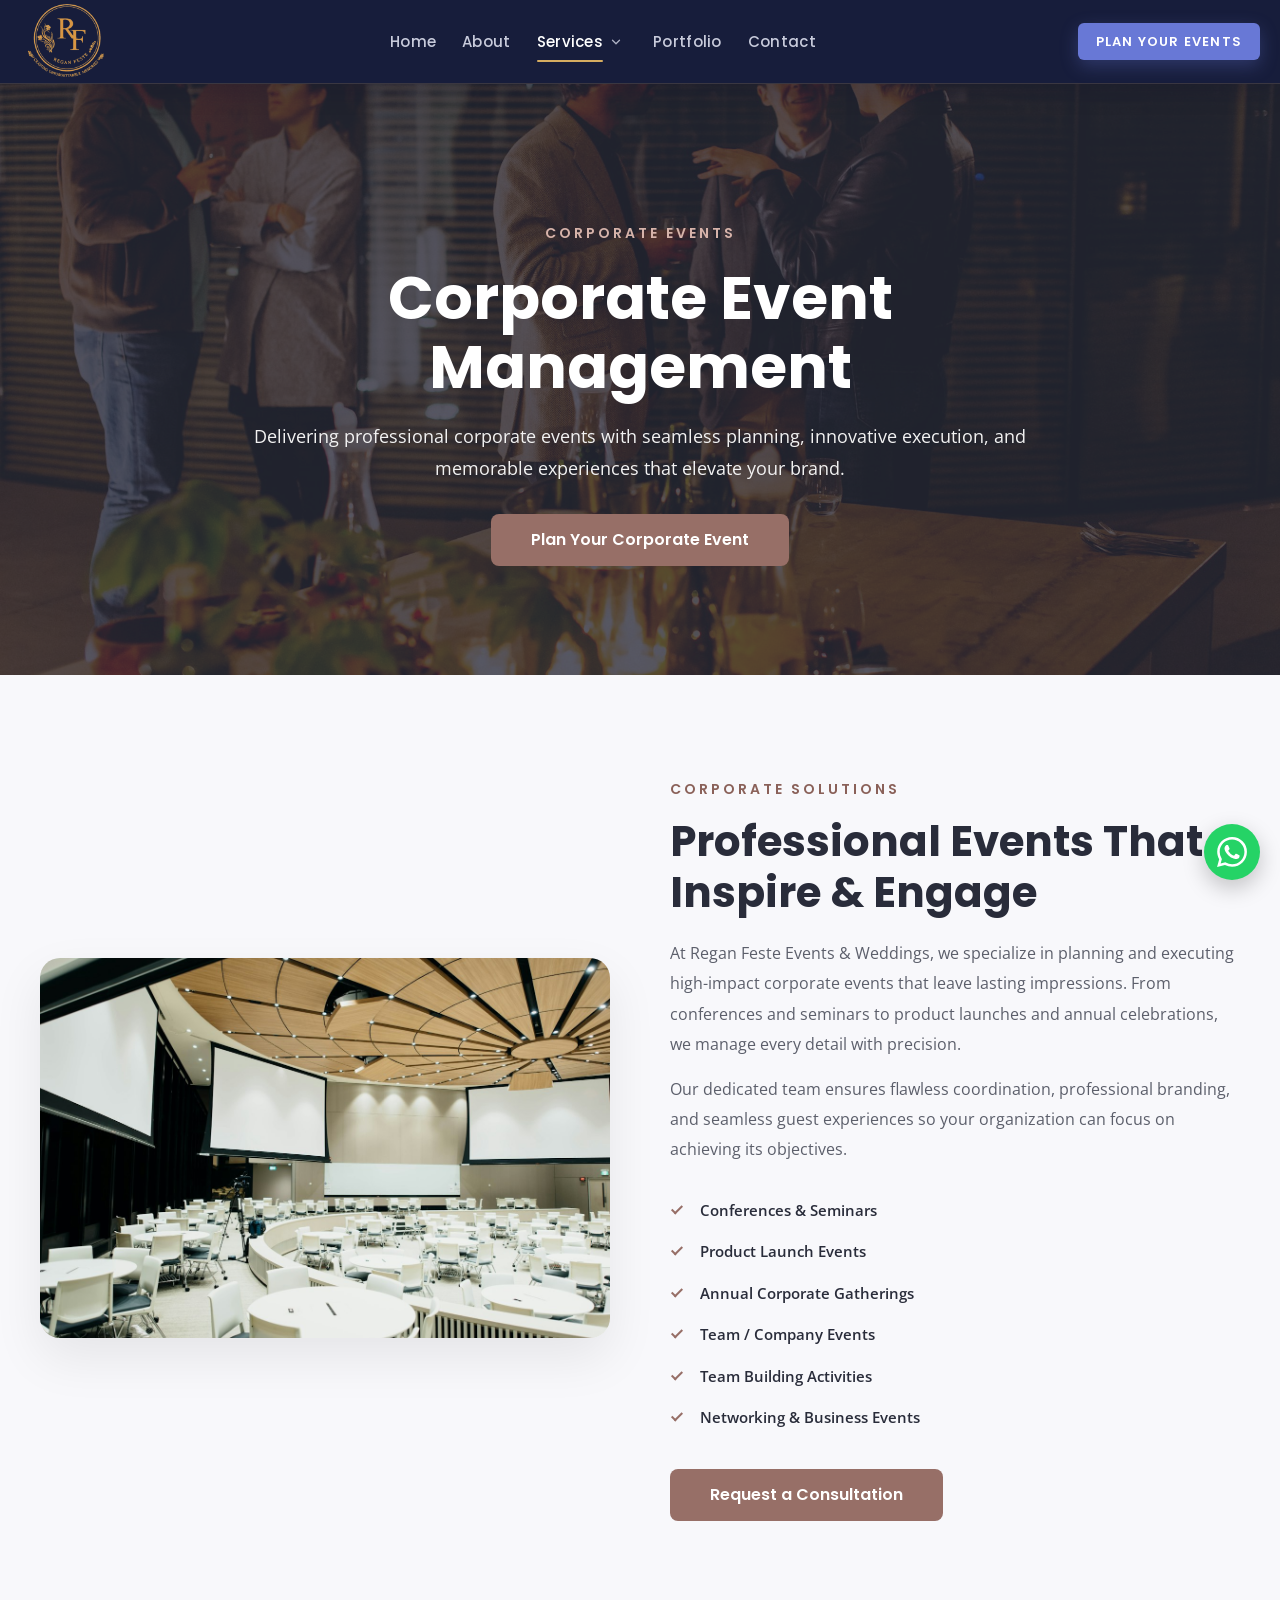
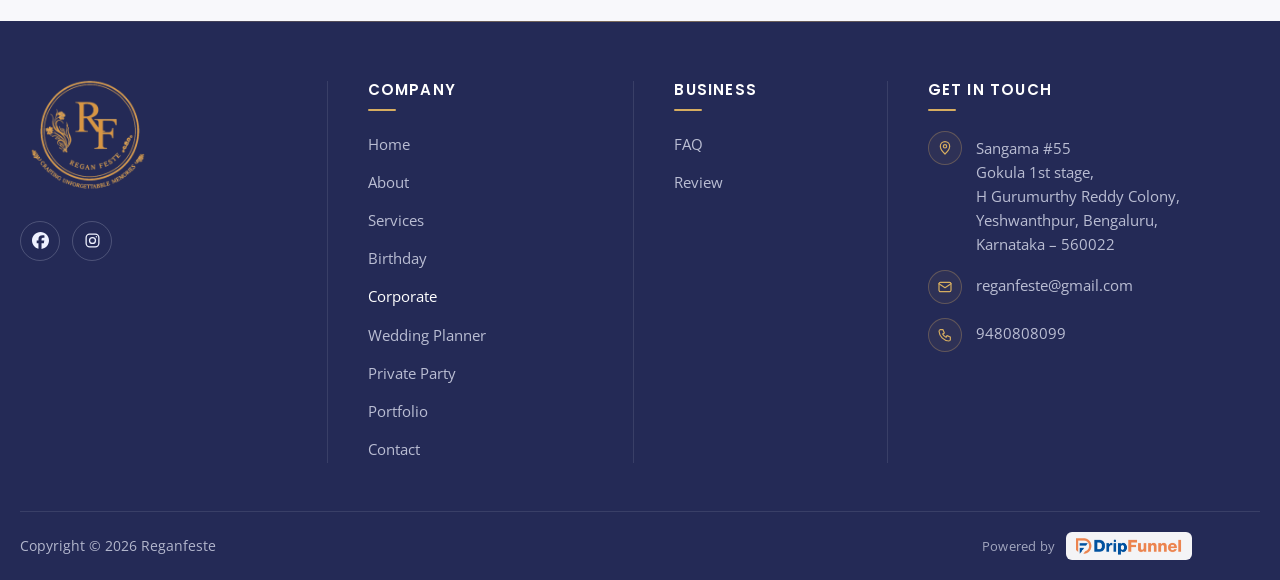
<file: corporate.html>
<!DOCTYPE html>
<html lang="en">
<head>
  <meta charset="UTF-8">
  <meta name="viewport" content="width=device-width, initial-scale=1">
  <title>Corporate Event Management | Regan Feste</title>
  <meta name="description" content="Delivering professional corporate events with seamless planning, innovative execution, and memorable experiences that elevate your brand – corporate event management by Regan Feste Events &amp; Weddings.">
  <link rel="canonical" href="https://reganfeste.in/corporate/">
  <meta name="theme-color" content="#242a56">

  <meta property="og:type" content="website">
  <meta property="og:site_name" content="Reganfeste">
  <meta property="og:url" content="https://reganfeste.in/corporate/">
  <meta property="og:title" content="Corporate Event Management | Regan Feste">
  <meta property="og:description" content="Professional corporate events with seamless planning, innovative execution, and memorable experiences that elevate your brand.">
  <meta property="og:image" content="./assets/images/corporate/corporate-hero.jpg">

  <link rel="icon" type="image/png" href="./assets/images/logo-reganfeste-150.png">
  <link rel="apple-touch-icon" href="./assets/images/logo-reganfeste-150.png">

  <link rel="preconnect" href="https://fonts.googleapis.com">
  <link rel="preconnect" href="https://fonts.gstatic.com" crossorigin>
  <link href="https://fonts.googleapis.com/css2?family=Open+Sans:wght@400;600&family=Poppins:wght@500;600;700&display=swap" rel="stylesheet">

  <link rel="preload" as="image" href="./assets/images/corporate/corporate-hero.jpg">
  <link rel="stylesheet" href="./css/style.css">
  <script>document.documentElement.classList.add('js');</script>
</head>
<body>
  <a class="skip-link" href="#main">Skip to content</a>

  <!-- ================= HEADER ================= -->
  <header class="site-header" id="top">
    <div class="container header-inner">
      <a class="brand" href="./index.html" aria-label="Regan Feste – home">
        <img src="./assets/images/logo-reganfeste.png" width="300" height="300" alt="Regan Feste logo – Crafting Unforgettable Memories">
      </a>

      <nav class="main-nav" id="main-nav" aria-label="Primary">
        <div class="nav-panel-head">
          <img src="./assets/images/logo-reganfeste-150.png" width="150" height="150" alt="" class="nav-panel-logo">
          <button class="nav-close" type="button" aria-label="Close menu">
            <svg viewBox="0 0 24 24" aria-hidden="true"><path d="M6 6l12 12M18 6L6 18"/></svg>
          </button>
        </div>
        <ul class="nav-list">
          <li><a href="./index.html">Home</a></li>
          <li><a href="./about.html">About</a></li>
          <li class="has-dropdown">
            <a href="./index.html#services" class="is-current">Services</a>
            <button class="dropdown-toggle" type="button" aria-expanded="false" aria-controls="services-menu" aria-label="Show Services submenu">
              <svg viewBox="0 0 24 24" aria-hidden="true"><path d="M6 9l6 6 6-6"/></svg>
            </button>
            <ul class="dropdown" id="services-menu">
              <li><a href="./birthday.html">Birthday</a></li>
              <li><a href="./corporate.html" aria-current="page">Corporate</a></li>
              <li><a href="./wedding-planner/">Wedding Planner</a></li>
              <li><a href="./private-party.html">Private Party</a></li>
            </ul>
          </li>
          <li><a href="./portfolio.html">Portfolio</a></li>
          <li><a href="./contact.html">Contact</a></li>
        </ul>
        <a class="btn btn-primary nav-cta" href="./contact.html">Plan Your Events</a>
      </nav>

      <button class="nav-toggle" type="button" aria-expanded="false" aria-controls="main-nav" aria-label="Open navigation menu">
        <span></span><span></span><span></span>
      </button>
    </div>
  </header>
  <div class="nav-backdrop" hidden></div>

        <main id="main">

    <!-- ================= CORPORATE HERO ================= -->
    <section class="service-hero service-hero--corporate" aria-labelledby="corporate-title">
      <div class="service-hero-content">
        <span class="eyebrow eyebrow-on-dark">CORPORATE EVENTS</span>
        <h1 id="corporate-title">Corporate Event <span class="nowrap-break">Management</span></h1>
        <p>Delivering professional corporate events with seamless planning, innovative execution, and memorable experiences that elevate your brand.</p>
        <a class="btn btn-accent btn-sentence" href="./contact.html">Plan Your Corporate Event</a>
      </div>
    </section>

    <!-- ================= CORPORATE SOLUTIONS ================= -->
    <section class="service-about service-about--image-first" aria-labelledby="solutions-title">
      <div class="container service-about-grid">
        <div class="service-about-image reveal">
          <img src="./assets/images/corporate/corporate-solutions.jpg" width="1200" height="801" alt="Conference hall set with round tables, chairs and projector screens for a corporate event" loading="lazy" decoding="async">
        </div>
        <div class="service-about-text reveal" style="--d:1">
          <span class="eyebrow">CORPORATE SOLUTIONS</span>
          <h2 id="solutions-title">Professional Events That <span class="nowrap-break">Inspire &amp; Engage</span></h2>
          <p>At Regan Feste Events &amp; Weddings, we specialize in planning and executing high-impact corporate events that leave lasting impressions. From conferences and seminars to product launches and annual celebrations, we manage every detail with precision.</p>
          <p>Our dedicated team ensures flawless coordination, professional branding, and seamless guest experiences so your organization can focus on achieving its objectives.</p>
          <ul class="service-checks">
            <li>Conferences &amp; Seminars</li>
            <li>Product Launch Events</li>
            <li>Annual Corporate Gatherings</li>
            <li>Team / Company Events</li>
            <li>Team Building Activities</li>
            <li>Networking &amp; Business Events</li>
          </ul>
          <a class="btn btn-accent btn-sentence service-about-cta" href="./contact.html">Request a Consultation</a>
        </div>
      </div>
    </section>
  </main>

  <!-- ================= FOOTER ================= -->
  <footer class="site-footer">
    <div class="container footer-grid">
      <div class="footer-brand">
        <a href="./index.html" aria-label="Regan Feste – home">
          <img src="./assets/images/logo-reganfeste.png" width="300" height="300" alt="Regan Feste logo" loading="lazy">
        </a>
        <ul class="social" aria-label="Social media">
          <li>
            <a href="https://www.facebook.com/reganfeste/?rdid=h6f2K1S5hXUzIHAX" target="_blank" rel="noopener noreferrer" aria-label="Regan Feste on Facebook">
              <svg viewBox="0 0 24 24" aria-hidden="true" class="fill"><path d="M9.101 23.691v-7.98H6.627v-3.667h2.474v-1.58c0-4.085 1.848-5.978 5.858-5.978.401 0 .955.042 1.468.103a8.68 8.68 0 0 1 1.141.195v3.325a8.623 8.623 0 0 0-.653-.036 26.805 26.805 0 0 0-.733-.009c-.707 0-1.259.096-1.675.309a1.686 1.686 0 0 0-.679.622c-.258.42-.374.995-.374 1.752v1.297h3.919l-.386 2.103-.287 1.564h-3.246v8.245C19.396 23.238 24 18.179 24 12.044c0-6.627-5.373-12-12-12s-12 5.373-12 12c0 5.628 3.874 10.35 9.101 11.647Z"/></svg>
            </a>
          </li>
          <li>
            <a href="https://www.instagram.com/reganfeste.events?utm_source=qr&amp;igsh=cGJrNzNneGJlZGYz" target="_blank" rel="noopener noreferrer" aria-label="Regan Feste on Instagram">
              <svg viewBox="0 0 24 24" aria-hidden="true"><rect x="3" y="3" width="18" height="18" rx="5"/><circle cx="12" cy="12" r="4.2"/><circle cx="17.4" cy="6.6" r="1" class="dot"/></svg>
            </a>
          </li>
        </ul>
      </div>

      <nav class="footer-col" aria-labelledby="ft-company">
        <h2 id="ft-company">Company</h2>
        <ul>
          <li><a href="./index.html">Home</a></li>
          <li><a href="./about.html">About</a></li>
          <li><a href="./index.html#services">Services</a></li>
          <li><a href="./birthday.html">Birthday</a></li>
          <li><a href="./corporate.html" aria-current="page">Corporate</a></li>
          <li><a href="./wedding-planner/">Wedding Planner</a></li>
          <li><a href="./private-party.html">Private Party</a></li>
          <li><a href="./portfolio.html">Portfolio</a></li>
          <li><a href="./contact.html">Contact</a></li>
        </ul>
      </nav>

      <nav class="footer-col" aria-labelledby="ft-business">
        <h2 id="ft-business">Business</h2>
        <ul>
          <li><a href="./faq.html">FAQ</a></li>
          <li><a href="./review-page/">Review</a></li>
        </ul>
      </nav>

      <div class="footer-col">
        <h2>Get In Touch</h2>
        <address>
          <p class="contact-line">
            <svg viewBox="0 0 24 24" aria-hidden="true"><path d="M12 21s-7-6.2-7-11.5A7 7 0 0 1 19 9.5C19 14.8 12 21 12 21z"/><circle cx="12" cy="9.5" r="2.5"/></svg>
            <span>Sangama #55<br>Gokula 1st stage,<br>H Gurumurthy Reddy Colony,<br>Yeshwanthpur, Bengaluru,<br>Karnataka – 560022</span>
          </p>
          <p class="contact-line">
            <svg viewBox="0 0 24 24" aria-hidden="true"><rect x="3" y="5" width="18" height="14" rx="2"/><path d="M3 7l9 6 9-6"/></svg>
            <a href="mailto:reganfeste@gmail.com">reganfeste@gmail.com</a>
          </p>
          <p class="contact-line">
            <svg viewBox="0 0 24 24" aria-hidden="true"><path d="M5 4h4l2 5-2.5 1.5a11 11 0 0 0 5 5L15 13l5 2v4a2 2 0 0 1-2 2A16 16 0 0 1 3 6a2 2 0 0 1 2-2"/></svg>
            <a href="tel:+919480808099">9480808099</a>
          </p>
        </address>
      </div>
    </div>

    <div class="footer-bottom">
      <div class="container footer-bottom-inner">
        <p class="copyright">Copyright © 2026 Reganfeste</p>
        <p class="powered-by">
          <span>Powered by</span>
          <a href="https://www.dripfunnel.com/in/" target="_blank" rel="noopener noreferrer" aria-label="DripFunnel">
            <img src="assets/logos/dripfunnel-logo.png" width="845" height="143" alt="DripFunnel">
            <span class="powered-by-name" hidden>DripFunnel</span>
          </a>
        </p>
      </div>
    </div>
  </footer>

  <!-- ================= FLOATING WHATSAPP ================= -->
  <a class="whatsapp-float" href="https://api.whatsapp.com/send?phone=919480808099&amp;text=Hello%20Regan%20Feste,%20I%20am%20interested%20in%20your%20event%20services." target="_blank" rel="noopener" aria-label="Chat with Regan Feste on WhatsApp">
    <svg viewBox="0 0 24 24" aria-hidden="true"><path d="M17.472 14.382c-.297-.149-1.758-.867-2.03-.967-.273-.099-.471-.148-.67.15-.197.297-.767.966-.94 1.164-.173.199-.347.223-.644.075-.297-.15-1.255-.463-2.39-1.475-.883-.788-1.48-1.761-1.653-2.059-.173-.297-.018-.458.13-.606.134-.133.298-.347.446-.52.149-.174.198-.298.298-.497.099-.198.05-.371-.025-.52-.075-.149-.669-1.612-.916-2.207-.242-.579-.487-.5-.669-.51-.173-.008-.371-.01-.57-.01-.198 0-.52.074-.792.372-.272.297-1.04 1.016-1.04 2.479 0 1.462 1.065 2.875 1.213 3.074.149.198 2.096 3.2 5.077 4.487.709.306 1.262.489 1.694.625.712.227 1.36.195 1.871.118.571-.085 1.758-.719 2.006-1.413.248-.694.248-1.289.173-1.413-.074-.124-.272-.198-.57-.347m-5.421 7.403h-.004a9.87 9.87 0 0 1-5.031-1.378l-.361-.214-3.741.982.998-3.648-.235-.374a9.86 9.86 0 0 1-1.51-5.26c.001-5.45 4.436-9.884 9.888-9.884 2.64 0 5.122 1.03 6.988 2.898a9.825 9.825 0 0 1 2.893 6.994c-.003 5.45-4.437 9.884-9.885 9.884m8.413-18.297A11.815 11.815 0 0 0 12.05 0C5.495 0 .16 5.335.157 11.892c0 2.096.547 4.142 1.588 5.945L.057 24l6.305-1.654a11.882 11.882 0 0 0 5.683 1.448h.005c6.554 0 11.89-5.335 11.893-11.893a11.821 11.821 0 0 0-3.48-8.413Z"/></svg>
  </a>

  <script src="./js/script.js" defer></script>
</body>
</html>
</file>
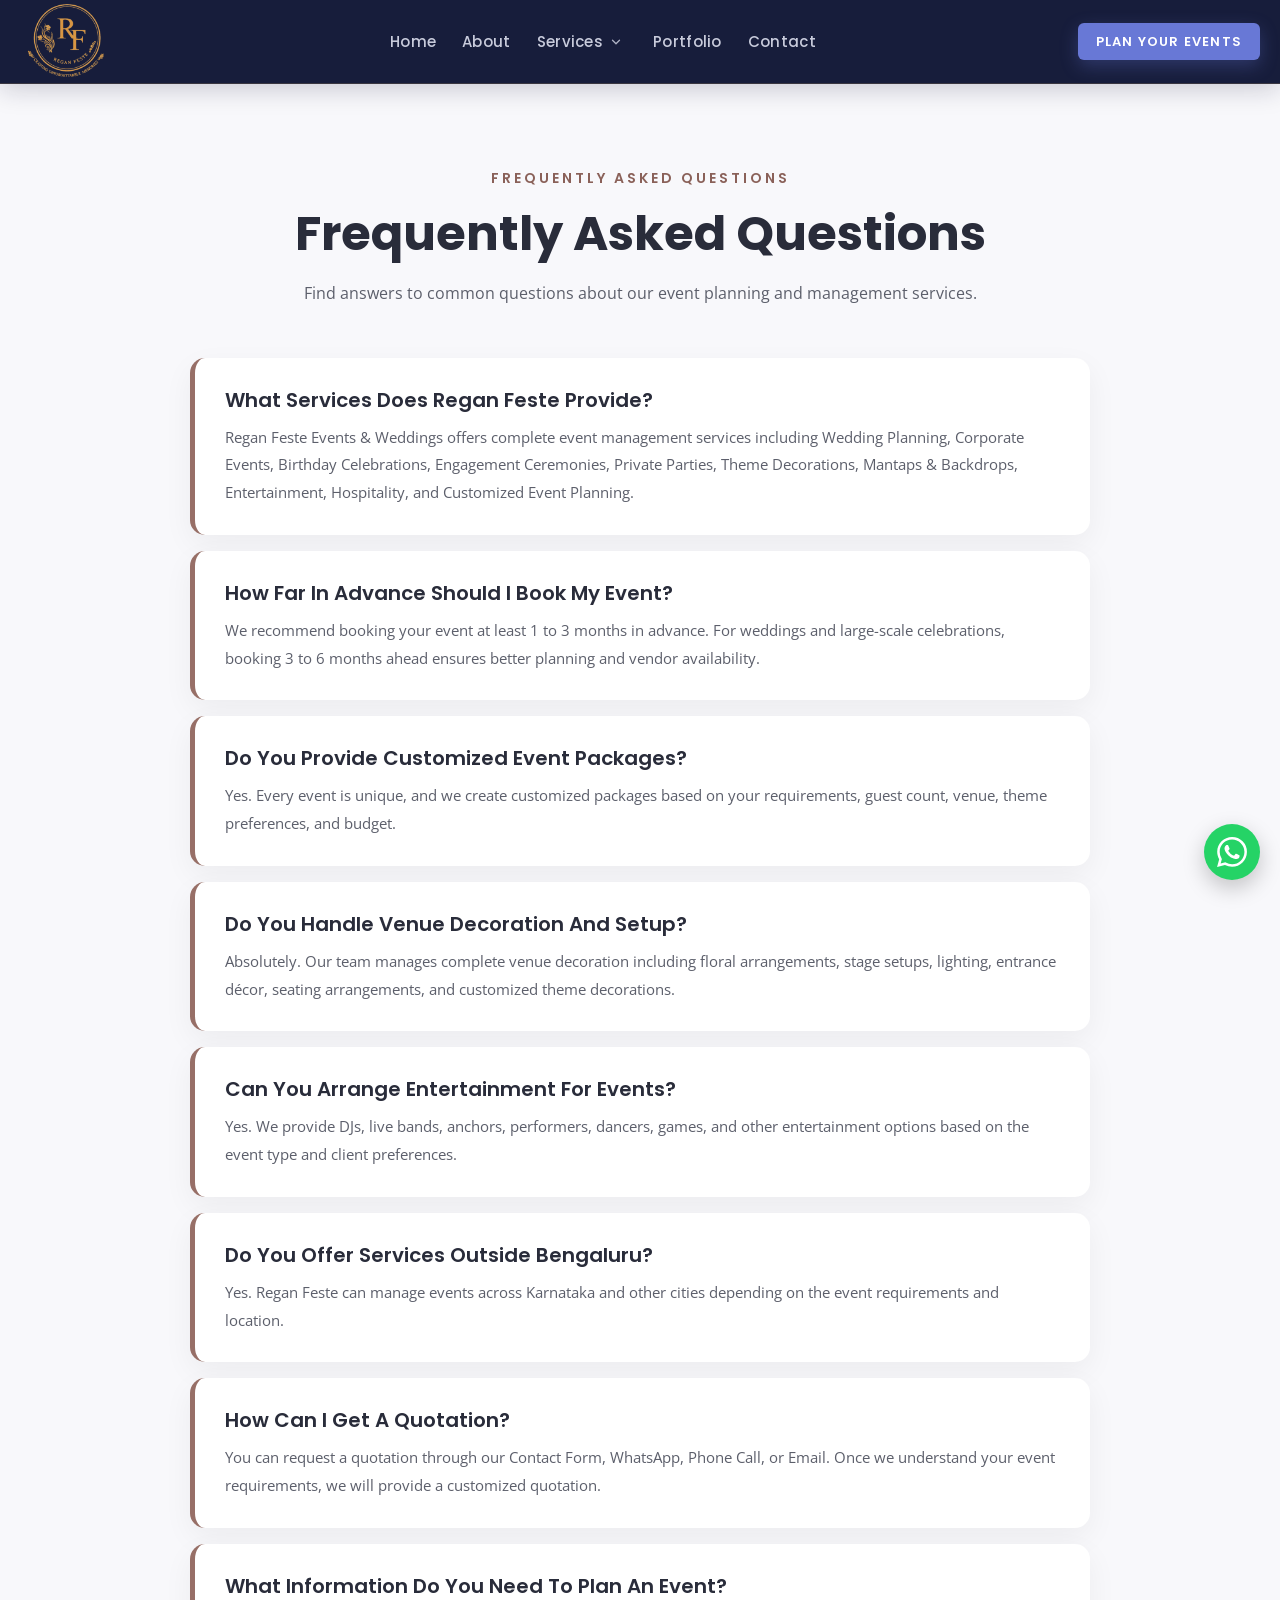
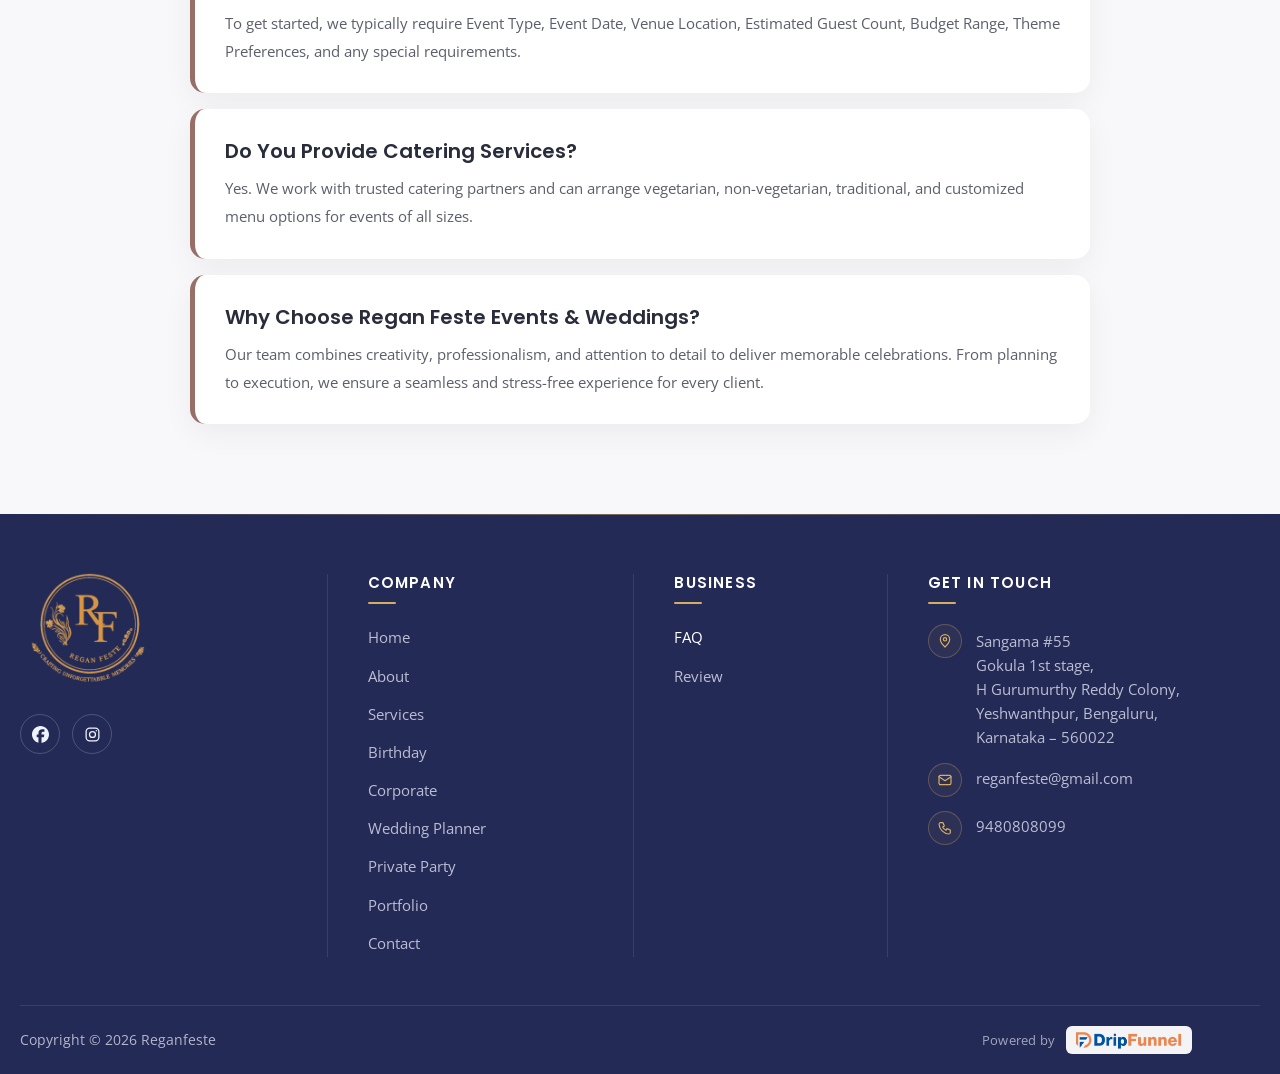
<file: faq.html>
<!DOCTYPE html>
<html lang="en">
<head>
  <meta charset="UTF-8">
  <meta name="viewport" content="width=device-width, initial-scale=1">
  <title>Frequently Asked Questions | Regan Feste Events &amp; Weddings</title>
  <meta name="description" content="Find answers to common questions about Regan Feste Events &amp; Weddings – services, booking timelines, customized packages, venue decoration, entertainment, catering, and quotations.">
  <link rel="canonical" href="https://reganfeste.in/faq/">
  <meta name="theme-color" content="#242a56">

  <meta property="og:type" content="website">
  <meta property="og:site_name" content="Reganfeste">
  <meta property="og:url" content="https://reganfeste.in/faq/">
  <meta property="og:title" content="Frequently Asked Questions | Regan Feste Events &amp; Weddings">
  <meta property="og:description" content="Find answers to common questions about our event planning and management services.">
  <meta property="og:image" content="./assets/images/logo-reganfeste.png">

  <link rel="icon" type="image/png" href="./assets/images/logo-reganfeste-150.png">
  <link rel="apple-touch-icon" href="./assets/images/logo-reganfeste-150.png">

  <link rel="preconnect" href="https://fonts.googleapis.com">
  <link rel="preconnect" href="https://fonts.gstatic.com" crossorigin>
  <link href="https://fonts.googleapis.com/css2?family=Open+Sans:wght@400;600&family=Poppins:wght@500;600;700&display=swap" rel="stylesheet">

  <link rel="stylesheet" href="./css/style.css">
  <script type="application/ld+json">
{
  "@context": "https://schema.org",
  "@type": "FAQPage",
  "mainEntity": [
    {
      "@type": "Question",
      "name": "What Services Does Regan Feste Provide?",
      "acceptedAnswer": {
        "@type": "Answer",
        "text": "Regan Feste Events & Weddings offers complete event management services including Wedding Planning, Corporate Events, Birthday Celebrations, Engagement Ceremonies, Private Parties, Theme Decorations, Mantaps & Backdrops, Entertainment, Hospitality, and Customized Event Planning."
      }
    },
    {
      "@type": "Question",
      "name": "How Far In Advance Should I Book My Event?",
      "acceptedAnswer": {
        "@type": "Answer",
        "text": "We recommend booking your event at least 1 to 3 months in advance. For weddings and large-scale celebrations, booking 3 to 6 months ahead ensures better planning and vendor availability."
      }
    },
    {
      "@type": "Question",
      "name": "Do You Provide Customized Event Packages?",
      "acceptedAnswer": {
        "@type": "Answer",
        "text": "Yes. Every event is unique, and we create customized packages based on your requirements, guest count, venue, theme preferences, and budget."
      }
    },
    {
      "@type": "Question",
      "name": "Do You Handle Venue Decoration And Setup?",
      "acceptedAnswer": {
        "@type": "Answer",
        "text": "Absolutely. Our team manages complete venue decoration including floral arrangements, stage setups, lighting, entrance décor, seating arrangements, and customized theme decorations."
      }
    },
    {
      "@type": "Question",
      "name": "Can You Arrange Entertainment For Events?",
      "acceptedAnswer": {
        "@type": "Answer",
        "text": "Yes. We provide DJs, live bands, anchors, performers, dancers, games, and other entertainment options based on the event type and client preferences."
      }
    },
    {
      "@type": "Question",
      "name": "Do You Offer Services Outside Bengaluru?",
      "acceptedAnswer": {
        "@type": "Answer",
        "text": "Yes. Regan Feste can manage events across Karnataka and other cities depending on the event requirements and location."
      }
    },
    {
      "@type": "Question",
      "name": "How Can I Get A Quotation?",
      "acceptedAnswer": {
        "@type": "Answer",
        "text": "You can request a quotation through our Contact Form, WhatsApp, Phone Call, or Email. Once we understand your event requirements, we will provide a customized quotation."
      }
    },
    {
      "@type": "Question",
      "name": "What Information Do You Need To Plan An Event?",
      "acceptedAnswer": {
        "@type": "Answer",
        "text": "To get started, we typically require Event Type, Event Date, Venue Location, Estimated Guest Count, Budget Range, Theme Preferences, and any special requirements."
      }
    },
    {
      "@type": "Question",
      "name": "Do You Provide Catering Services?",
      "acceptedAnswer": {
        "@type": "Answer",
        "text": "Yes. We work with trusted catering partners and can arrange vegetarian, non-vegetarian, traditional, and customized menu options for events of all sizes."
      }
    },
    {
      "@type": "Question",
      "name": "Why Choose Regan Feste Events & Weddings?",
      "acceptedAnswer": {
        "@type": "Answer",
        "text": "Our team combines creativity, professionalism, and attention to detail to deliver memorable celebrations. From planning to execution, we ensure a seamless and stress-free experience for every client."
      }
    }
  ]
}
  </script>
  <script>document.documentElement.classList.add('js');</script>
</head>
<body>
  <a class="skip-link" href="#main">Skip to content</a>

  <!-- ================= HEADER ================= -->
  <header class="site-header site-header--solid" id="top">
    <div class="container header-inner">
      <a class="brand" href="./index.html" aria-label="Regan Feste – home">
        <img src="./assets/images/logo-reganfeste.png" width="300" height="300" alt="Regan Feste logo – Crafting Unforgettable Memories">
      </a>

      <nav class="main-nav" id="main-nav" aria-label="Primary">
        <div class="nav-panel-head">
          <img src="./assets/images/logo-reganfeste-150.png" width="150" height="150" alt="" class="nav-panel-logo">
          <button class="nav-close" type="button" aria-label="Close menu">
            <svg viewBox="0 0 24 24" aria-hidden="true"><path d="M6 6l12 12M18 6L6 18"/></svg>
          </button>
        </div>
        <ul class="nav-list">
          <li><a href="./index.html">Home</a></li>
          <li><a href="./about.html">About</a></li>
          <li class="has-dropdown">
            <a href="./index.html#services">Services</a>
            <button class="dropdown-toggle" type="button" aria-expanded="false" aria-controls="services-menu" aria-label="Show Services submenu">
              <svg viewBox="0 0 24 24" aria-hidden="true"><path d="M6 9l6 6 6-6"/></svg>
            </button>
            <ul class="dropdown" id="services-menu">
              <li><a href="./birthday.html">Birthday</a></li>
              <li><a href="./corporate.html">Corporate</a></li>
              <li><a href="./wedding-planner/">Wedding Planner</a></li>
              <li><a href="./private-party.html">Private Party</a></li>
            </ul>
          </li>
          <li><a href="./portfolio.html">Portfolio</a></li>
          <li><a href="./contact.html">Contact</a></li>
        </ul>
        <a class="btn btn-primary nav-cta" href="./contact.html">Plan Your Events</a>
      </nav>

      <button class="nav-toggle" type="button" aria-expanded="false" aria-controls="main-nav" aria-label="Open navigation menu">
        <span></span><span></span><span></span>
      </button>
    </div>
  </header>
  <div class="nav-backdrop" hidden></div>

        <main id="main">

    <!-- ================= FAQ ================= -->
    <section class="faq-section" aria-labelledby="faq-title">
      <div class="container">
        <header class="section-title faq-header">
          <span class="eyebrow">FREQUENTLY ASKED QUESTIONS</span>
          <h1 id="faq-title">Frequently Asked Questions</h1>
          <p>Find answers to common questions about our event planning and management services.</p>
        </header>
        <div class="faq-list">
          <article class="faq-item reveal">
            <h2>What Services Does Regan Feste Provide?</h2>
            <p>Regan Feste Events &amp; Weddings offers complete event management services including Wedding Planning, Corporate Events, Birthday Celebrations, Engagement Ceremonies, Private Parties, Theme Decorations, Mantaps &amp; Backdrops, Entertainment, Hospitality, and Customized Event Planning.</p>
          </article>
          <article class="faq-item reveal">
            <h2>How Far In Advance Should I Book My Event?</h2>
            <p>We recommend booking your event at least 1 to 3 months in advance. For weddings and large-scale celebrations, booking 3 to 6 months ahead ensures better planning and vendor availability.</p>
          </article>
          <article class="faq-item reveal">
            <h2>Do You Provide Customized Event Packages?</h2>
            <p>Yes. Every event is unique, and we create customized packages based on your requirements, guest count, venue, theme preferences, and budget.</p>
          </article>
          <article class="faq-item reveal">
            <h2>Do You Handle Venue Decoration And Setup?</h2>
            <p>Absolutely. Our team manages complete venue decoration including floral arrangements, stage setups, lighting, entrance décor, seating arrangements, and customized theme decorations.</p>
          </article>
          <article class="faq-item reveal">
            <h2>Can You Arrange Entertainment For Events?</h2>
            <p>Yes. We provide DJs, live bands, anchors, performers, dancers, games, and other entertainment options based on the event type and client preferences.</p>
          </article>
          <article class="faq-item reveal">
            <h2>Do You Offer Services Outside Bengaluru?</h2>
            <p>Yes. Regan Feste can manage events across Karnataka and other cities depending on the event requirements and location.</p>
          </article>
          <article class="faq-item reveal">
            <h2>How Can I Get A Quotation?</h2>
            <p>You can request a quotation through our Contact Form, WhatsApp, Phone Call, or Email. Once we understand your event requirements, we will provide a customized quotation.</p>
          </article>
          <article class="faq-item reveal">
            <h2>What Information Do You Need To Plan An Event?</h2>
            <p>To get started, we typically require Event Type, Event Date, Venue Location, Estimated Guest Count, Budget Range, Theme Preferences, and any special requirements.</p>
          </article>
          <article class="faq-item reveal">
            <h2>Do You Provide Catering Services?</h2>
            <p>Yes. We work with trusted catering partners and can arrange vegetarian, non-vegetarian, traditional, and customized menu options for events of all sizes.</p>
          </article>
          <article class="faq-item reveal">
            <h2>Why Choose Regan Feste Events &amp; Weddings?</h2>
            <p>Our team combines creativity, professionalism, and attention to detail to deliver memorable celebrations. From planning to execution, we ensure a seamless and stress-free experience for every client.</p>
          </article>
        </div>
      </div>
    </section>
  </main>

  <!-- ================= FOOTER ================= -->
  <footer class="site-footer">
    <div class="container footer-grid">
      <div class="footer-brand">
        <a href="./index.html" aria-label="Regan Feste – home">
          <img src="./assets/images/logo-reganfeste.png" width="300" height="300" alt="Regan Feste logo" loading="lazy">
        </a>
        <ul class="social" aria-label="Social media">
          <li>
            <a href="https://www.facebook.com/reganfeste/?rdid=h6f2K1S5hXUzIHAX" target="_blank" rel="noopener noreferrer" aria-label="Regan Feste on Facebook">
              <svg viewBox="0 0 24 24" aria-hidden="true" class="fill"><path d="M9.101 23.691v-7.98H6.627v-3.667h2.474v-1.58c0-4.085 1.848-5.978 5.858-5.978.401 0 .955.042 1.468.103a8.68 8.68 0 0 1 1.141.195v3.325a8.623 8.623 0 0 0-.653-.036 26.805 26.805 0 0 0-.733-.009c-.707 0-1.259.096-1.675.309a1.686 1.686 0 0 0-.679.622c-.258.42-.374.995-.374 1.752v1.297h3.919l-.386 2.103-.287 1.564h-3.246v8.245C19.396 23.238 24 18.179 24 12.044c0-6.627-5.373-12-12-12s-12 5.373-12 12c0 5.628 3.874 10.35 9.101 11.647Z"/></svg>
            </a>
          </li>
          <li>
            <a href="https://www.instagram.com/reganfeste.events?utm_source=qr&amp;igsh=cGJrNzNneGJlZGYz" target="_blank" rel="noopener noreferrer" aria-label="Regan Feste on Instagram">
              <svg viewBox="0 0 24 24" aria-hidden="true"><rect x="3" y="3" width="18" height="18" rx="5"/><circle cx="12" cy="12" r="4.2"/><circle cx="17.4" cy="6.6" r="1" class="dot"/></svg>
            </a>
          </li>
        </ul>
      </div>

      <nav class="footer-col" aria-labelledby="ft-company">
        <h2 id="ft-company">Company</h2>
        <ul>
          <li><a href="./index.html">Home</a></li>
          <li><a href="./about.html">About</a></li>
          <li><a href="./index.html#services">Services</a></li>
          <li><a href="./birthday.html">Birthday</a></li>
          <li><a href="./corporate.html">Corporate</a></li>
          <li><a href="./wedding-planner/">Wedding Planner</a></li>
          <li><a href="./private-party.html">Private Party</a></li>
          <li><a href="./portfolio.html">Portfolio</a></li>
          <li><a href="./contact.html">Contact</a></li>
        </ul>
      </nav>

      <nav class="footer-col" aria-labelledby="ft-business">
        <h2 id="ft-business">Business</h2>
        <ul>
          <li><a href="./faq.html" aria-current="page">FAQ</a></li>
          <li><a href="./review-page/">Review</a></li>
        </ul>
      </nav>

      <div class="footer-col">
        <h2>Get In Touch</h2>
        <address>
          <p class="contact-line">
            <svg viewBox="0 0 24 24" aria-hidden="true"><path d="M12 21s-7-6.2-7-11.5A7 7 0 0 1 19 9.5C19 14.8 12 21 12 21z"/><circle cx="12" cy="9.5" r="2.5"/></svg>
            <span>Sangama #55<br>Gokula 1st stage,<br>H Gurumurthy Reddy Colony,<br>Yeshwanthpur, Bengaluru,<br>Karnataka – 560022</span>
          </p>
          <p class="contact-line">
            <svg viewBox="0 0 24 24" aria-hidden="true"><rect x="3" y="5" width="18" height="14" rx="2"/><path d="M3 7l9 6 9-6"/></svg>
            <a href="mailto:reganfeste@gmail.com">reganfeste@gmail.com</a>
          </p>
          <p class="contact-line">
            <svg viewBox="0 0 24 24" aria-hidden="true"><path d="M5 4h4l2 5-2.5 1.5a11 11 0 0 0 5 5L15 13l5 2v4a2 2 0 0 1-2 2A16 16 0 0 1 3 6a2 2 0 0 1 2-2"/></svg>
            <a href="tel:+919480808099">9480808099</a>
          </p>
        </address>
      </div>
    </div>

    <div class="footer-bottom">
      <div class="container footer-bottom-inner">
        <p class="copyright">Copyright © 2026 Reganfeste</p>
        <p class="powered-by">
          <span>Powered by</span>
          <a href="https://www.dripfunnel.com/in/" target="_blank" rel="noopener noreferrer" aria-label="DripFunnel">
            <img src="assets/logos/dripfunnel-logo.png" width="845" height="143" alt="DripFunnel">
            <span class="powered-by-name" hidden>DripFunnel</span>
          </a>
        </p>
      </div>
    </div>
  </footer>

  <!-- ================= FLOATING WHATSAPP ================= -->
  <a class="whatsapp-float" href="https://api.whatsapp.com/send?phone=919480808099&amp;text=Hello%20Regan%20Feste,%20I%20am%20interested%20in%20your%20event%20services." target="_blank" rel="noopener" aria-label="Chat with Regan Feste on WhatsApp">
    <svg viewBox="0 0 24 24" aria-hidden="true"><path d="M17.472 14.382c-.297-.149-1.758-.867-2.03-.967-.273-.099-.471-.148-.67.15-.197.297-.767.966-.94 1.164-.173.199-.347.223-.644.075-.297-.15-1.255-.463-2.39-1.475-.883-.788-1.48-1.761-1.653-2.059-.173-.297-.018-.458.13-.606.134-.133.298-.347.446-.52.149-.174.198-.298.298-.497.099-.198.05-.371-.025-.52-.075-.149-.669-1.612-.916-2.207-.242-.579-.487-.5-.669-.51-.173-.008-.371-.01-.57-.01-.198 0-.52.074-.792.372-.272.297-1.04 1.016-1.04 2.479 0 1.462 1.065 2.875 1.213 3.074.149.198 2.096 3.2 5.077 4.487.709.306 1.262.489 1.694.625.712.227 1.36.195 1.871.118.571-.085 1.758-.719 2.006-1.413.248-.694.248-1.289.173-1.413-.074-.124-.272-.198-.57-.347m-5.421 7.403h-.004a9.87 9.87 0 0 1-5.031-1.378l-.361-.214-3.741.982.998-3.648-.235-.374a9.86 9.86 0 0 1-1.51-5.26c.001-5.45 4.436-9.884 9.888-9.884 2.64 0 5.122 1.03 6.988 2.898a9.825 9.825 0 0 1 2.893 6.994c-.003 5.45-4.437 9.884-9.885 9.884m8.413-18.297A11.815 11.815 0 0 0 12.05 0C5.495 0 .16 5.335.157 11.892c0 2.096.547 4.142 1.588 5.945L.057 24l6.305-1.654a11.882 11.882 0 0 0 5.683 1.448h.005c6.554 0 11.89-5.335 11.893-11.893a11.821 11.821 0 0 0-3.48-8.413Z"/></svg>
  </a>

  <script src="./js/script.js" defer></script>
</body>
</html>
</file>
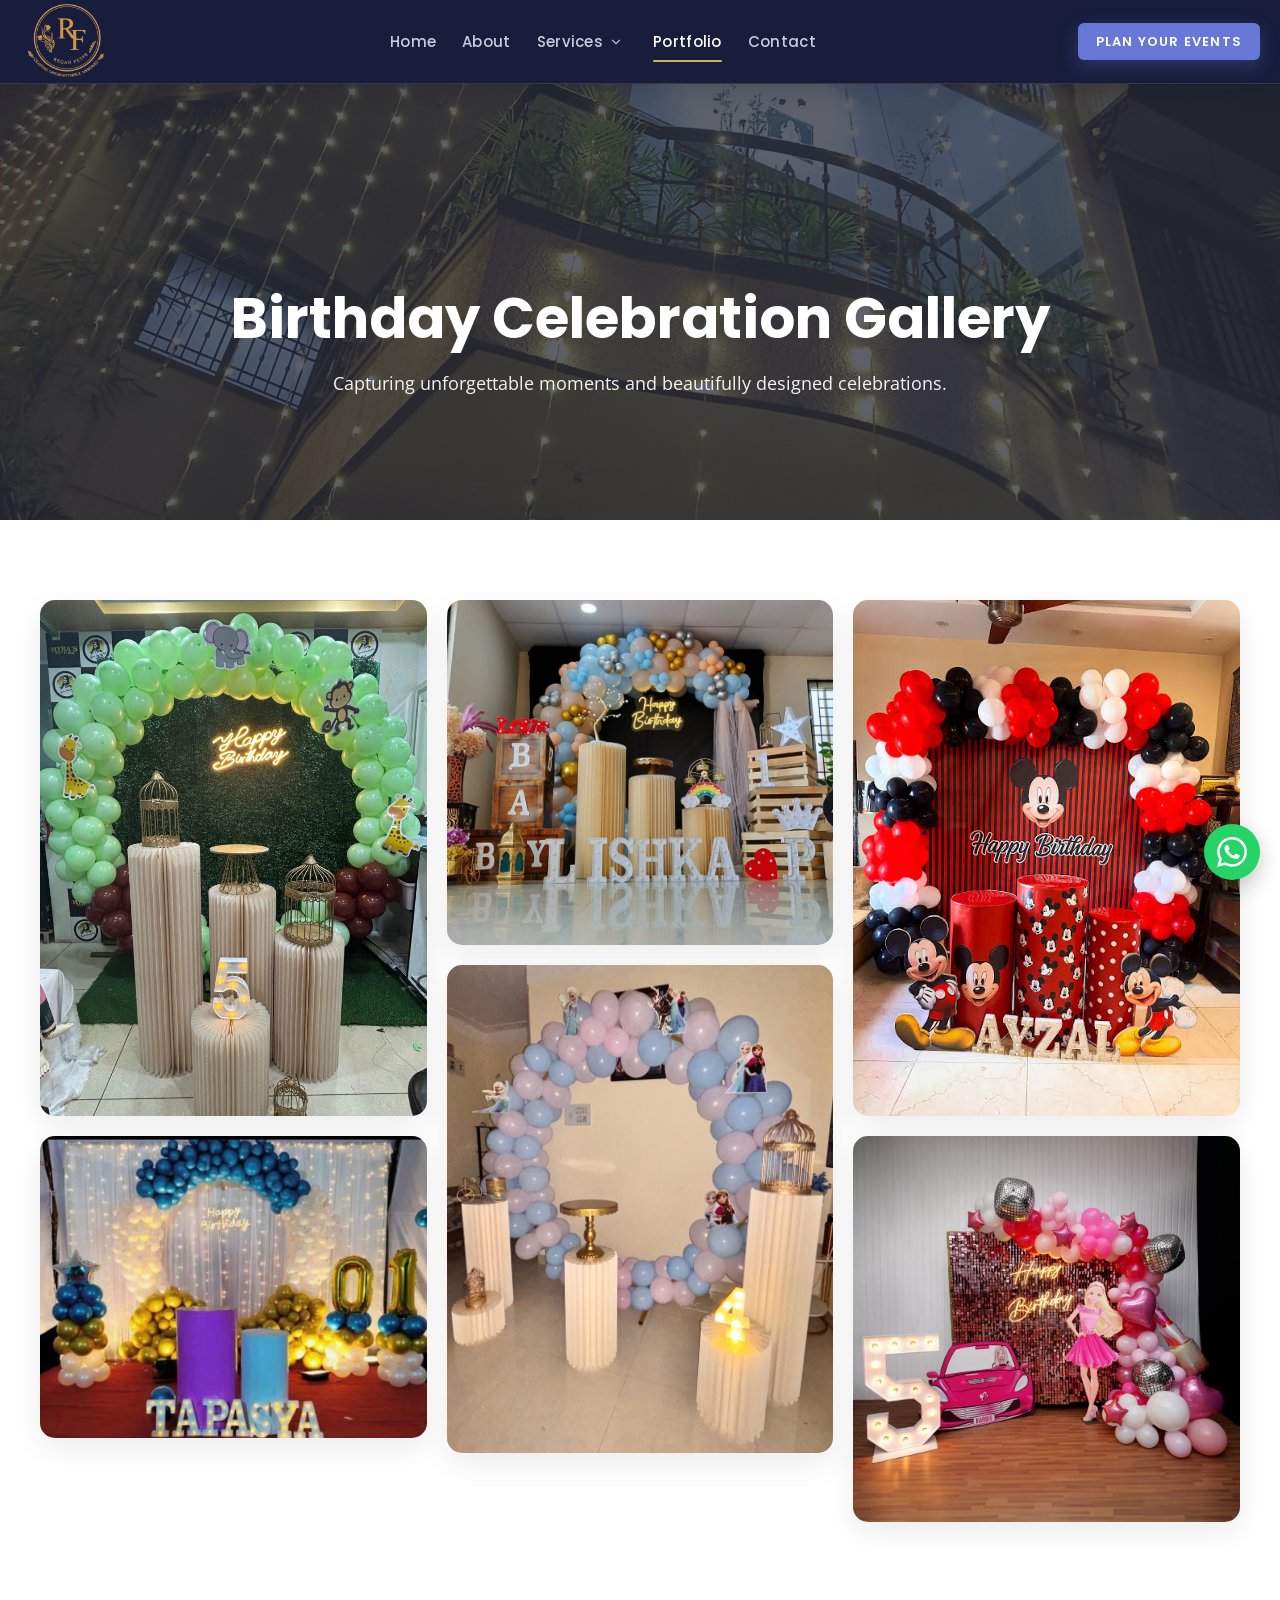
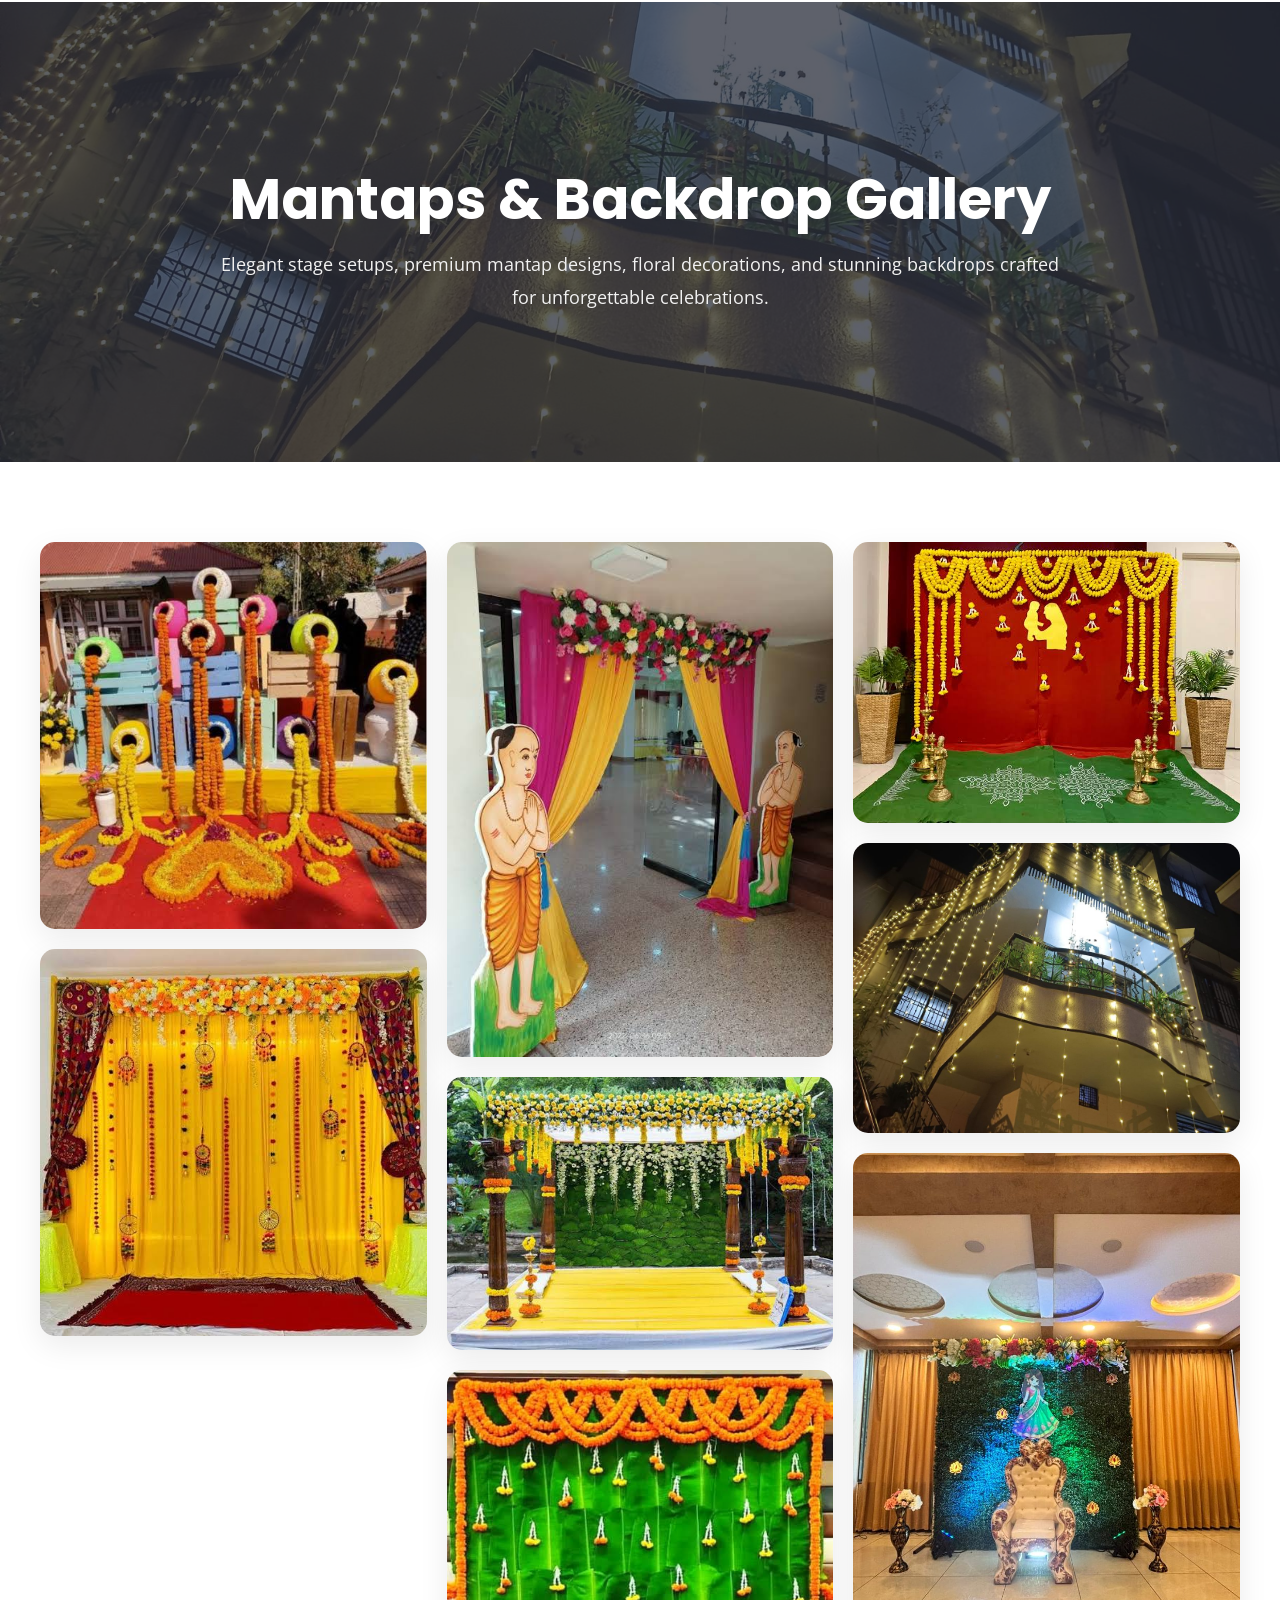
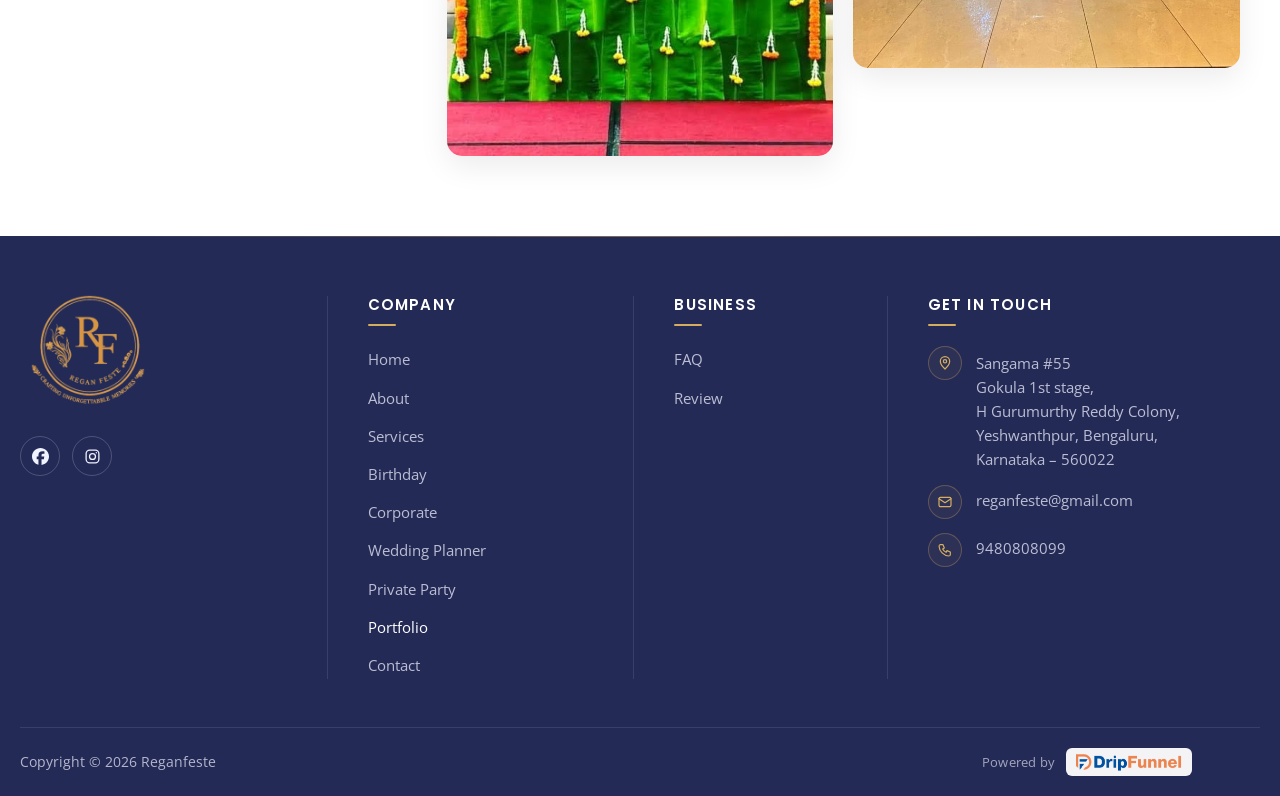
<file: portfolio.html>
<!DOCTYPE html>
<html lang="en">
<head>
  <meta charset="UTF-8">
  <meta name="viewport" content="width=device-width, initial-scale=1">
  <title>Birthday Celebration Gallery | Regan Feste</title>
  <meta name="description" content="Regan Feste portfolio: birthday celebration décor and balloon setups, plus mantaps and backdrops – elegant stage setups, floral decorations, and stunning backdrops for unforgettable celebrations.">
  <link rel="canonical" href="https://reganfeste.in/portfolio-page/">
  <meta name="theme-color" content="#242a56">

  <meta property="og:type" content="website">
  <meta property="og:site_name" content="Reganfeste">
  <meta property="og:url" content="https://reganfeste.in/portfolio-page/">
  <meta property="og:title" content="Birthday Celebration Gallery | Regan Feste">
  <meta property="og:description" content="Capturing unforgettable moments and beautifully designed celebrations.">
  <meta property="og:image" content="./assets/images/gallery/portfolio-hero.jpg">

  <link rel="icon" type="image/png" href="./assets/images/logo-reganfeste-150.png">
  <link rel="apple-touch-icon" href="./assets/images/logo-reganfeste-150.png">

  <link rel="preconnect" href="https://fonts.googleapis.com">
  <link rel="preconnect" href="https://fonts.gstatic.com" crossorigin>
  <link href="https://fonts.googleapis.com/css2?family=Open+Sans:wght@400;600&family=Poppins:wght@500;600;700&display=swap" rel="stylesheet">

  <link rel="preload" as="image" href="./assets/images/gallery/portfolio-hero.jpg">
  <link rel="stylesheet" href="./css/style.css">
  <script>document.documentElement.classList.add('js');</script>
</head>
<body>
  <a class="skip-link" href="#main">Skip to content</a>

  <!-- ================= HEADER ================= -->
  <header class="site-header" id="top">
    <div class="container header-inner">
      <a class="brand" href="./index.html" aria-label="Regan Feste – home">
        <img src="./assets/images/logo-reganfeste.png" width="300" height="300" alt="Regan Feste logo – Crafting Unforgettable Memories">
      </a>

      <nav class="main-nav" id="main-nav" aria-label="Primary">
        <div class="nav-panel-head">
          <img src="./assets/images/logo-reganfeste-150.png" width="150" height="150" alt="" class="nav-panel-logo">
          <button class="nav-close" type="button" aria-label="Close menu">
            <svg viewBox="0 0 24 24" aria-hidden="true"><path d="M6 6l12 12M18 6L6 18"/></svg>
          </button>
        </div>
        <ul class="nav-list">
          <li><a href="./index.html">Home</a></li>
          <li><a href="./about.html">About</a></li>
          <li class="has-dropdown">
            <a href="./index.html#services">Services</a>
            <button class="dropdown-toggle" type="button" aria-expanded="false" aria-controls="services-menu" aria-label="Show Services submenu">
              <svg viewBox="0 0 24 24" aria-hidden="true"><path d="M6 9l6 6 6-6"/></svg>
            </button>
            <ul class="dropdown" id="services-menu">
              <li><a href="./birthday.html">Birthday</a></li>
              <li><a href="./corporate.html">Corporate</a></li>
              <li><a href="./wedding-planner/">Wedding Planner</a></li>
              <li><a href="./private-party.html">Private Party</a></li>
            </ul>
          </li>
          <li><a href="./portfolio.html" aria-current="page">Portfolio</a></li>
          <li><a href="./contact.html">Contact</a></li>
        </ul>
        <a class="btn btn-primary nav-cta" href="./contact.html">Plan Your Events</a>
      </nav>

      <button class="nav-toggle" type="button" aria-expanded="false" aria-controls="main-nav" aria-label="Open navigation menu">
        <span></span><span></span><span></span>
      </button>
    </div>
  </header>
  <div class="nav-backdrop" hidden></div>

    <main id="main">

    <!-- ================= BIRTHDAY GALLERY ================= -->
    <section class="gallery-hero gallery-hero--page" aria-labelledby="birthday-title">
      <div class="gallery-hero-overlay" aria-hidden="true"></div>
      <div class="gallery-hero-content">
        <h1 id="birthday-title">Birthday Celebration Gallery</h1>
        <p>Capturing unforgettable moments and beautifully designed celebrations.</p>
      </div>
    </section>

    <section class="gallery-section" aria-label="Birthday celebration photos">
      <div class="gallery-grid">
          <img class="reveal" style="--d:0" src="./assets/images/gallery/birthday/birthday-1.jpg" width="750" height="1000" alt="Green balloon arch with a neon Happy Birthday sign, jungle-animal cut-outs and cream pedestals" loading="lazy" decoding="async">
          <img class="reveal" style="--d:1" src="./assets/images/gallery/birthday/birthday-2.jpg" width="1000" height="781" alt="Blue and gold balloon birthday backdrop with fairy-light curtain and number 01 balloons" loading="lazy" decoding="async">
          <img class="reveal" style="--d:2" src="./assets/images/hero/hero-2.jpg" width="948" height="846" alt="Pastel blue and gold balloon arch with Happy Birthday backdrop, name letters and baby blocks" loading="lazy" decoding="async">
          <img class="reveal" style="--d:0" src="./assets/images/gallery/birthday/birthday-4.jpg" width="793" height="1000" alt="Pastel blue and pink balloon ring with princess cut-outs and a light-up number 4" loading="lazy" decoding="async">
          <img class="reveal" style="--d:1" src="./assets/images/hero/hero-3.jpeg" width="480" height="640" alt="Mickey Mouse themed birthday setup with red, black and white balloons" loading="lazy" decoding="async">
          <img class="reveal" style="--d:2" src="./assets/images/gallery/birthday/birthday-6.webp" width="1000" height="1000" alt="Pink doll-themed birthday backdrop with sequin wall, balloon garland and light-up number 5" loading="lazy" decoding="async">
      </div>
    </section>

    <!-- ================= MANTAPS & BACKDROP GALLERY ================= -->
    <section class="gallery-hero" aria-labelledby="mantaps-title">
      <div class="gallery-hero-overlay" aria-hidden="true"></div>
      <div class="gallery-hero-content">
        <h2 id="mantaps-title">Mantaps &amp; Backdrop Gallery</h2>
        <p>Elegant stage setups, premium mantap designs, floral decorations, and stunning backdrops crafted for unforgettable celebrations.</p>
      </div>
    </section>

    <section class="gallery-section" aria-label="Mantap and backdrop photos">
      <div class="gallery-grid">
          <img class="reveal" style="--d:0" src="./assets/images/hero/hero-7.jpeg" width="554" height="554" alt="Marigold garland backdrop with colourful crates and floral rangoli on a red carpet" loading="lazy" decoding="async">
          <img class="reveal" style="--d:1" src="./assets/images/gallery/mantaps/mantaps-2.jpeg" width="554" height="554" alt="Yellow drape backdrop with hanging marigold strings, floral canopy and dreamcatcher accents" loading="lazy" decoding="async">
          <img class="reveal" style="--d:2" src="./assets/images/gallery/mantaps/mantaps-3.jpeg" width="480" height="639" alt="Pink and yellow draped entrance with floral garlands and traditional welcome cut-outs" loading="lazy" decoding="async">
          <img class="reveal" style="--d:0" src="./assets/images/gallery/mantaps/mantaps-4.jpeg" width="659" height="465" alt="Outdoor mantap with carved pillars, white and yellow floral canopy and green backdrop" loading="lazy" decoding="async">
          <img class="reveal" style="--d:1" src="./assets/images/gallery/mantaps/mantaps-5.jpeg" width="538" height="538" alt="Banana-leaf backdrop framed with orange marigold garlands" loading="lazy" decoding="async">
          <img class="reveal" style="--d:2" src="./assets/images/portfolio/portfolio-3.jpeg" width="650" height="472" alt="Red backdrop with marigold garlands, brass lamps and white rangoli" loading="lazy" decoding="async">
          <img class="reveal" style="--d:0" src="./assets/images/gallery/mantaps/mantaps-7.jpg" width="1000" height="750" alt="House facade decorated with cascading warm fairy lights" loading="lazy" decoding="async">
          <img class="reveal" style="--d:1" src="./assets/images/gallery/mantaps/mantaps-8.jpeg" width="750" height="1000" alt="Green floral wall backdrop with an ornate white chair and gold drapes" loading="lazy" decoding="async">
      </div>
    </section>
  </main>

  <!-- ================= FOOTER ================= -->
  <footer class="site-footer">
    <div class="container footer-grid">
      <div class="footer-brand">
        <a href="./index.html" aria-label="Regan Feste – home">
          <img src="./assets/images/logo-reganfeste.png" width="300" height="300" alt="Regan Feste logo" loading="lazy">
        </a>
        <ul class="social" aria-label="Social media">
          <li>
            <a href="https://www.facebook.com/reganfeste/?rdid=h6f2K1S5hXUzIHAX" target="_blank" rel="noopener noreferrer" aria-label="Regan Feste on Facebook">
              <svg viewBox="0 0 24 24" aria-hidden="true" class="fill"><path d="M9.101 23.691v-7.98H6.627v-3.667h2.474v-1.58c0-4.085 1.848-5.978 5.858-5.978.401 0 .955.042 1.468.103a8.68 8.68 0 0 1 1.141.195v3.325a8.623 8.623 0 0 0-.653-.036 26.805 26.805 0 0 0-.733-.009c-.707 0-1.259.096-1.675.309a1.686 1.686 0 0 0-.679.622c-.258.42-.374.995-.374 1.752v1.297h3.919l-.386 2.103-.287 1.564h-3.246v8.245C19.396 23.238 24 18.179 24 12.044c0-6.627-5.373-12-12-12s-12 5.373-12 12c0 5.628 3.874 10.35 9.101 11.647Z"/></svg>
            </a>
          </li>
          <li>
            <a href="https://www.instagram.com/reganfeste.events?utm_source=qr&amp;igsh=cGJrNzNneGJlZGYz" target="_blank" rel="noopener noreferrer" aria-label="Regan Feste on Instagram">
              <svg viewBox="0 0 24 24" aria-hidden="true"><rect x="3" y="3" width="18" height="18" rx="5"/><circle cx="12" cy="12" r="4.2"/><circle cx="17.4" cy="6.6" r="1" class="dot"/></svg>
            </a>
          </li>
        </ul>
      </div>

      <nav class="footer-col" aria-labelledby="ft-company">
        <h2 id="ft-company">Company</h2>
        <ul>
          <li><a href="./index.html">Home</a></li>
          <li><a href="./about.html">About</a></li>
          <li><a href="./index.html#services">Services</a></li>
          <li><a href="./birthday.html">Birthday</a></li>
          <li><a href="./corporate.html">Corporate</a></li>
          <li><a href="./wedding-planner/">Wedding Planner</a></li>
          <li><a href="./private-party.html">Private Party</a></li>
          <li><a href="./portfolio.html" aria-current="page">Portfolio</a></li>
          <li><a href="./contact.html">Contact</a></li>
        </ul>
      </nav>

      <nav class="footer-col" aria-labelledby="ft-business">
        <h2 id="ft-business">Business</h2>
        <ul>
          <li><a href="./faq.html">FAQ</a></li>
          <li><a href="./review-page/">Review</a></li>
        </ul>
      </nav>

      <div class="footer-col">
        <h2>Get In Touch</h2>
        <address>
          <p class="contact-line">
            <svg viewBox="0 0 24 24" aria-hidden="true"><path d="M12 21s-7-6.2-7-11.5A7 7 0 0 1 19 9.5C19 14.8 12 21 12 21z"/><circle cx="12" cy="9.5" r="2.5"/></svg>
            <span>Sangama #55<br>Gokula 1st stage,<br>H Gurumurthy Reddy Colony,<br>Yeshwanthpur, Bengaluru,<br>Karnataka – 560022</span>
          </p>
          <p class="contact-line">
            <svg viewBox="0 0 24 24" aria-hidden="true"><rect x="3" y="5" width="18" height="14" rx="2"/><path d="M3 7l9 6 9-6"/></svg>
            <a href="mailto:reganfeste@gmail.com">reganfeste@gmail.com</a>
          </p>
          <p class="contact-line">
            <svg viewBox="0 0 24 24" aria-hidden="true"><path d="M5 4h4l2 5-2.5 1.5a11 11 0 0 0 5 5L15 13l5 2v4a2 2 0 0 1-2 2A16 16 0 0 1 3 6a2 2 0 0 1 2-2"/></svg>
            <a href="tel:+919480808099">9480808099</a>
          </p>
        </address>
      </div>
    </div>

    <div class="footer-bottom">
      <div class="container footer-bottom-inner">
        <p class="copyright">Copyright © 2026 Reganfeste</p>
        <p class="powered-by">
          <span>Powered by</span>
          <a href="https://www.dripfunnel.com/in/" target="_blank" rel="noopener noreferrer" aria-label="DripFunnel">
            <img src="assets/logos/dripfunnel-logo.png" width="845" height="143" alt="DripFunnel">
            <span class="powered-by-name" hidden>DripFunnel</span>
          </a>
        </p>
      </div>
    </div>
  </footer>

  <!-- ================= FLOATING WHATSAPP ================= -->
  <a class="whatsapp-float" href="https://api.whatsapp.com/send?phone=919480808099&amp;text=Hello%20Regan%20Feste,%20I%20am%20interested%20in%20your%20event%20services." target="_blank" rel="noopener" aria-label="Chat with Regan Feste on WhatsApp">
    <svg viewBox="0 0 24 24" aria-hidden="true"><path d="M17.472 14.382c-.297-.149-1.758-.867-2.03-.967-.273-.099-.471-.148-.67.15-.197.297-.767.966-.94 1.164-.173.199-.347.223-.644.075-.297-.15-1.255-.463-2.39-1.475-.883-.788-1.48-1.761-1.653-2.059-.173-.297-.018-.458.13-.606.134-.133.298-.347.446-.52.149-.174.198-.298.298-.497.099-.198.05-.371-.025-.52-.075-.149-.669-1.612-.916-2.207-.242-.579-.487-.5-.669-.51-.173-.008-.371-.01-.57-.01-.198 0-.52.074-.792.372-.272.297-1.04 1.016-1.04 2.479 0 1.462 1.065 2.875 1.213 3.074.149.198 2.096 3.2 5.077 4.487.709.306 1.262.489 1.694.625.712.227 1.36.195 1.871.118.571-.085 1.758-.719 2.006-1.413.248-.694.248-1.289.173-1.413-.074-.124-.272-.198-.57-.347m-5.421 7.403h-.004a9.87 9.87 0 0 1-5.031-1.378l-.361-.214-3.741.982.998-3.648-.235-.374a9.86 9.86 0 0 1-1.51-5.26c.001-5.45 4.436-9.884 9.888-9.884 2.64 0 5.122 1.03 6.988 2.898a9.825 9.825 0 0 1 2.893 6.994c-.003 5.45-4.437 9.884-9.885 9.884m8.413-18.297A11.815 11.815 0 0 0 12.05 0C5.495 0 .16 5.335.157 11.892c0 2.096.547 4.142 1.588 5.945L.057 24l6.305-1.654a11.882 11.882 0 0 0 5.683 1.448h.005c6.554 0 11.89-5.335 11.893-11.893a11.821 11.821 0 0 0-3.48-8.413Z"/></svg>
  </a>

  <script src="./js/script.js" defer></script>
</body>
</html>
</file>
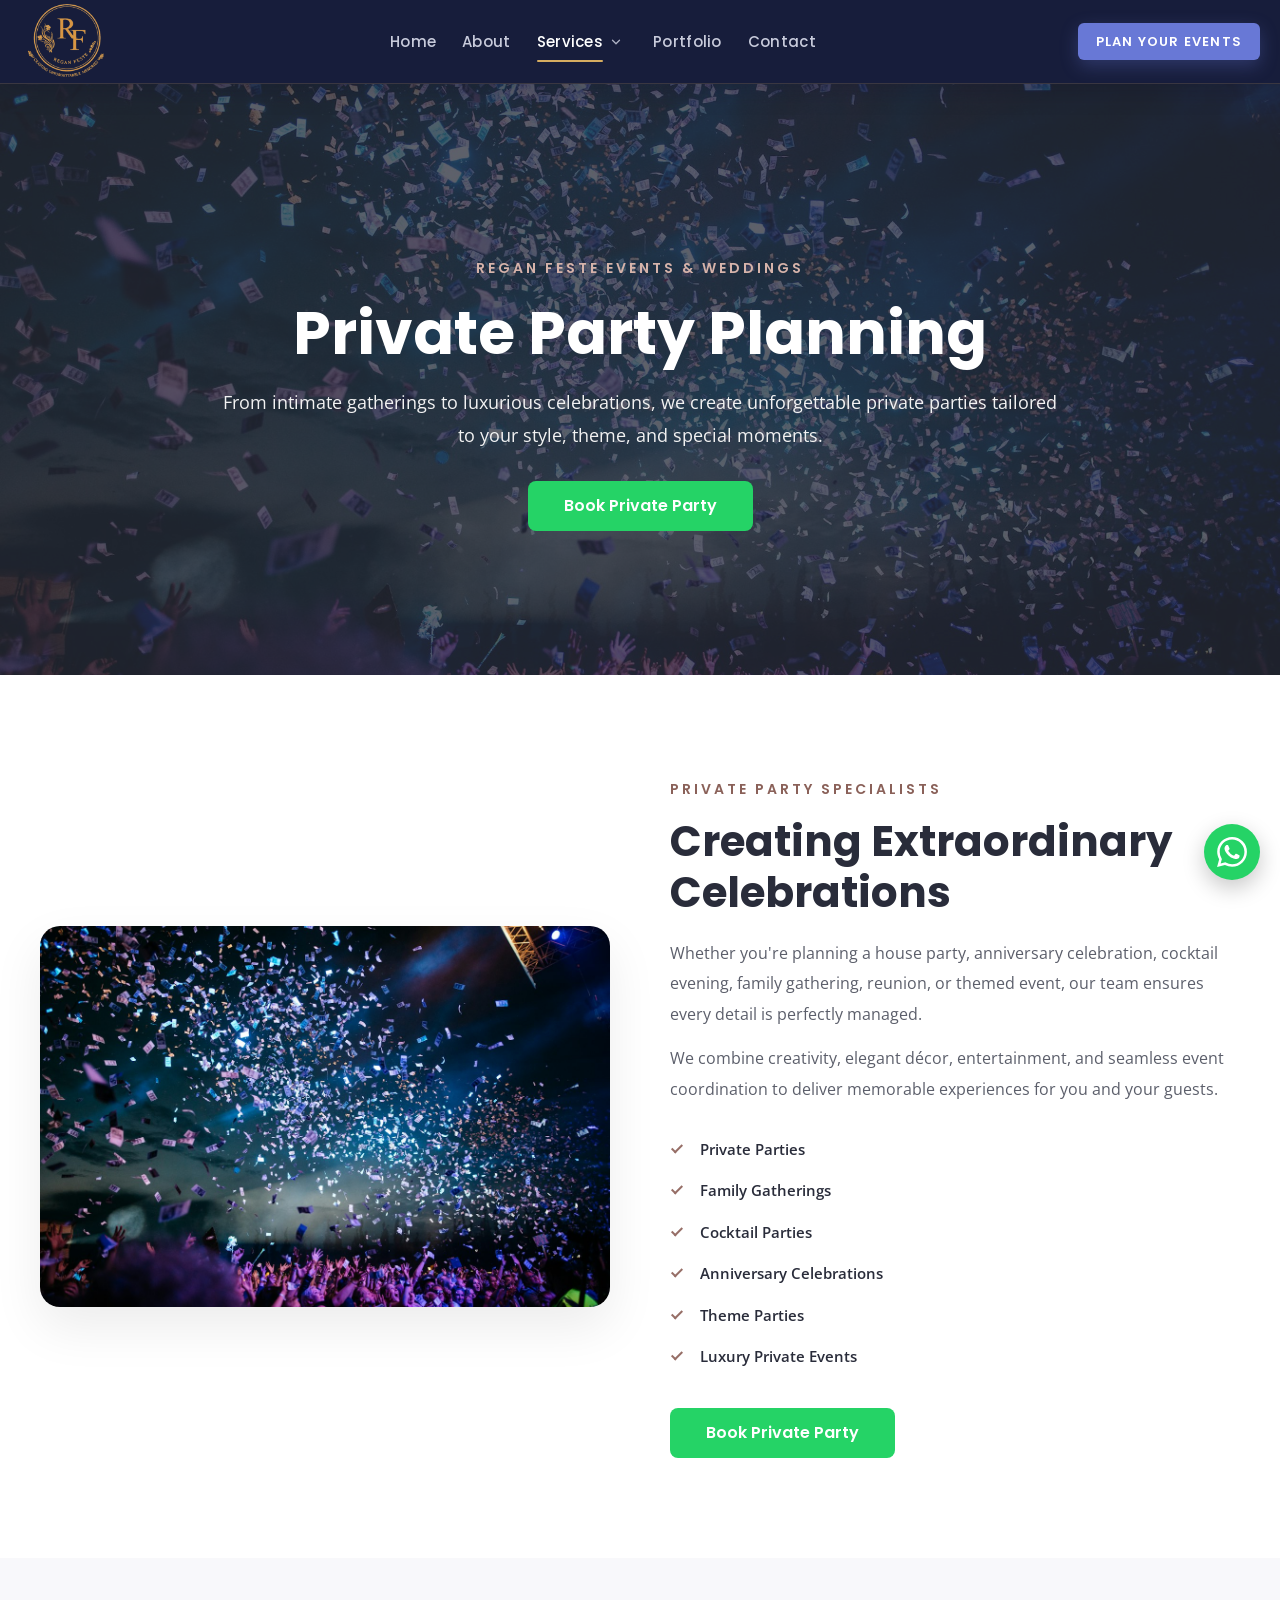
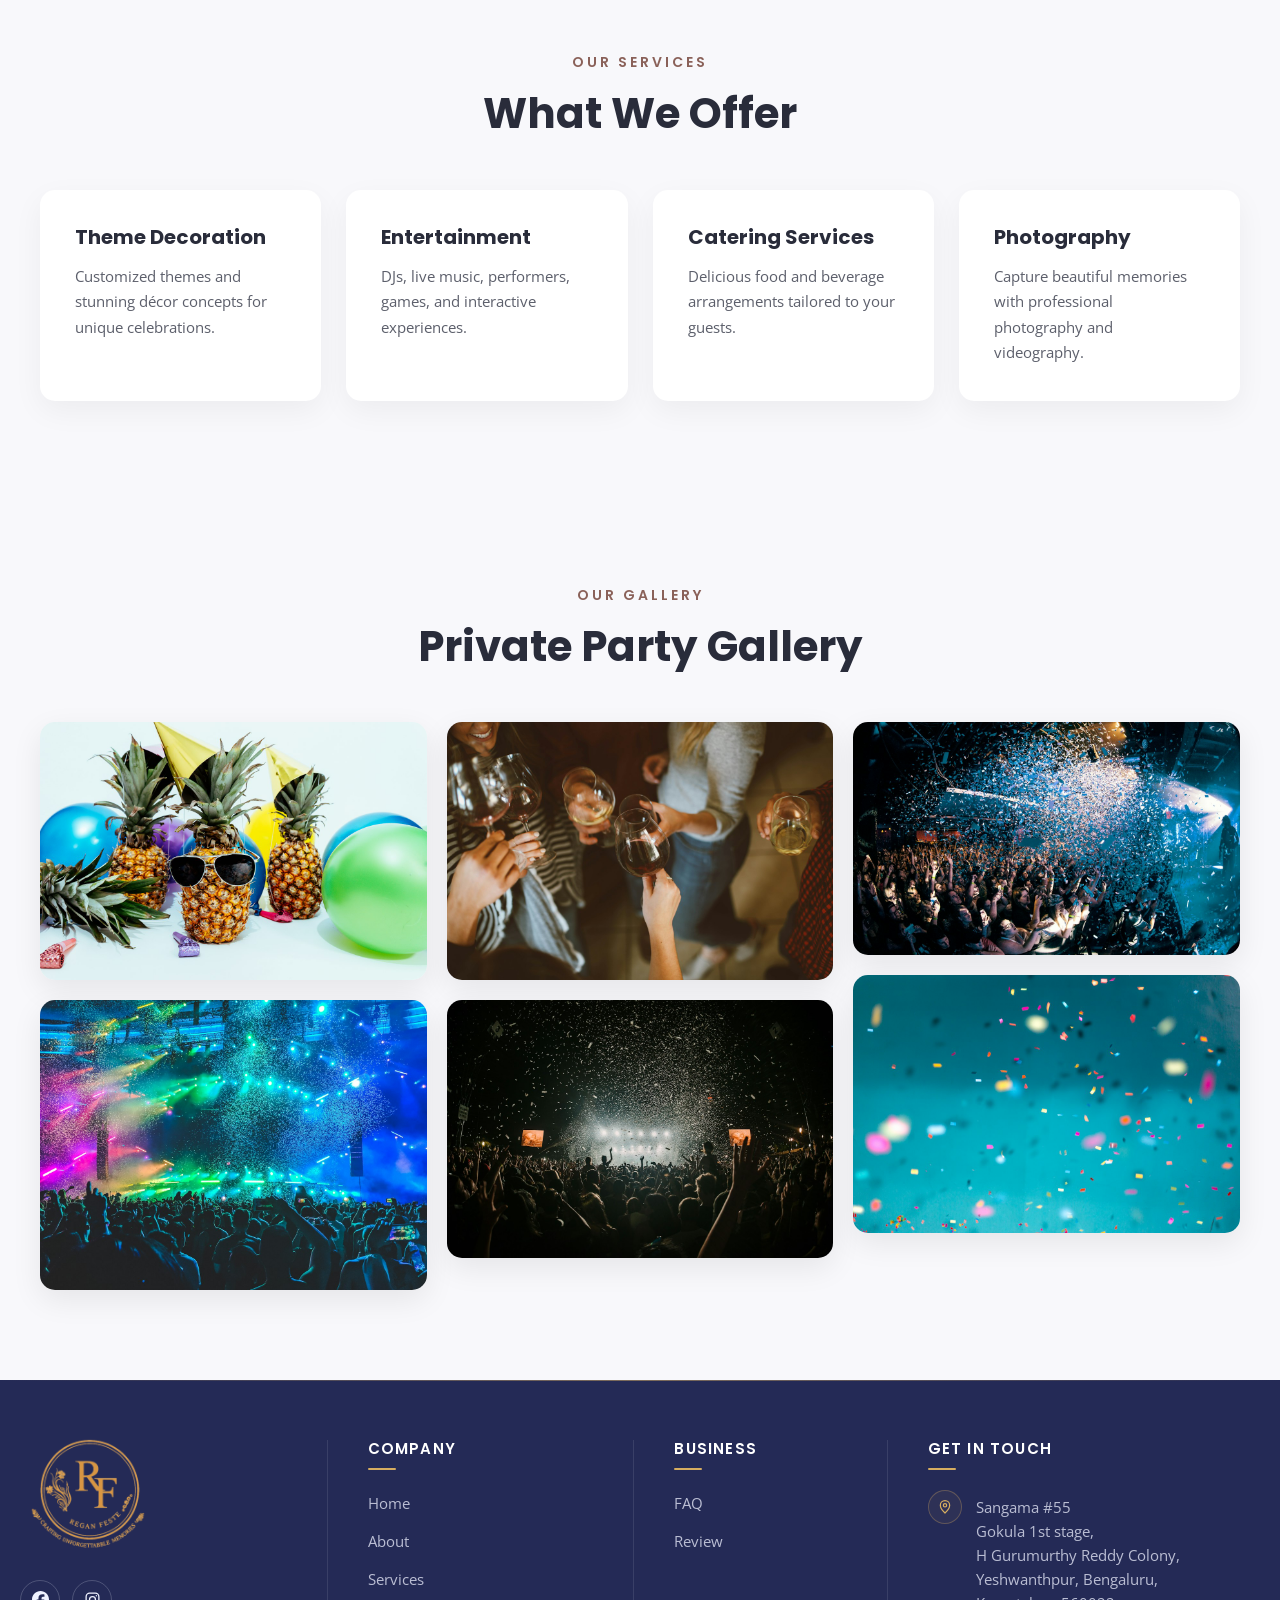
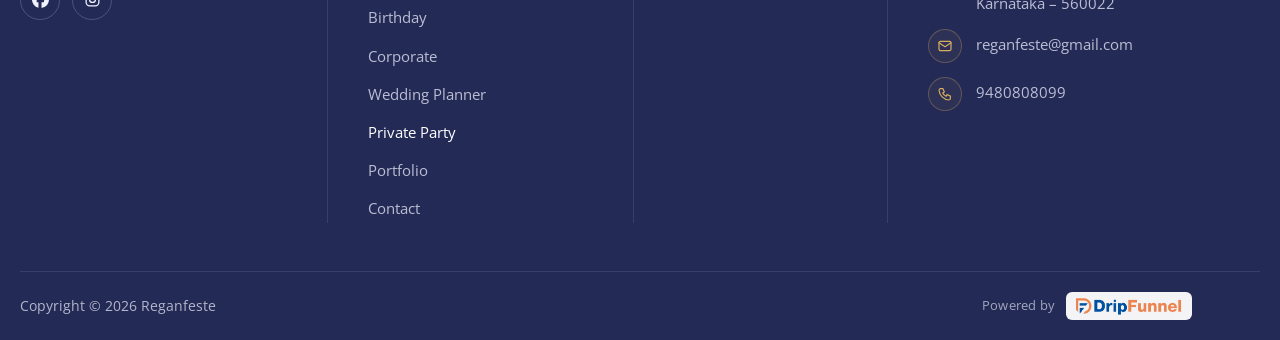
<file: private-party.html>
<!DOCTYPE html>
<html lang="en">
<head>
  <meta charset="UTF-8">
  <meta name="viewport" content="width=device-width, initial-scale=1">
  <title>Private Party Planning &amp; Event Management | Regan Feste</title>
  <meta name="description" content="From intimate gatherings to luxurious celebrations, we create unforgettable private parties tailored to your style, theme, and special moments – private party planning by Regan Feste Events &amp; Weddings.">
  <link rel="canonical" href="https://reganfeste.in/private-party/">
  <meta name="theme-color" content="#242a56">

  <meta property="og:type" content="website">
  <meta property="og:site_name" content="Reganfeste">
  <meta property="og:url" content="https://reganfeste.in/private-party/">
  <meta property="og:title" content="Private Party Planning &amp; Event Management | Regan Feste">
  <meta property="og:description" content="Unforgettable private parties tailored to your style, theme, and special moments.">
  <meta property="og:image" content="./assets/images/private-party/private-party-hero.jpg">

  <link rel="icon" type="image/png" href="./assets/images/logo-reganfeste-150.png">
  <link rel="apple-touch-icon" href="./assets/images/logo-reganfeste-150.png">

  <link rel="preconnect" href="https://fonts.googleapis.com">
  <link rel="preconnect" href="https://fonts.gstatic.com" crossorigin>
  <link href="https://fonts.googleapis.com/css2?family=Open+Sans:wght@400;600&family=Poppins:wght@500;600;700&display=swap" rel="stylesheet">

  <link rel="preload" as="image" href="./assets/images/private-party/private-party-hero.jpg">
  <link rel="stylesheet" href="./css/style.css">
  <script>document.documentElement.classList.add('js');</script>
</head>
<body>
  <a class="skip-link" href="#main">Skip to content</a>

  <!-- ================= HEADER ================= -->
  <header class="site-header" id="top">
    <div class="container header-inner">
      <a class="brand" href="./index.html" aria-label="Regan Feste – home">
        <img src="./assets/images/logo-reganfeste.png" width="300" height="300" alt="Regan Feste logo – Crafting Unforgettable Memories">
      </a>

      <nav class="main-nav" id="main-nav" aria-label="Primary">
        <div class="nav-panel-head">
          <img src="./assets/images/logo-reganfeste-150.png" width="150" height="150" alt="" class="nav-panel-logo">
          <button class="nav-close" type="button" aria-label="Close menu">
            <svg viewBox="0 0 24 24" aria-hidden="true"><path d="M6 6l12 12M18 6L6 18"/></svg>
          </button>
        </div>
        <ul class="nav-list">
          <li><a href="./index.html">Home</a></li>
          <li><a href="./about.html">About</a></li>
          <li class="has-dropdown">
            <a href="./index.html#services" class="is-current">Services</a>
            <button class="dropdown-toggle" type="button" aria-expanded="false" aria-controls="services-menu" aria-label="Show Services submenu">
              <svg viewBox="0 0 24 24" aria-hidden="true"><path d="M6 9l6 6 6-6"/></svg>
            </button>
            <ul class="dropdown" id="services-menu">
              <li><a href="./birthday.html">Birthday</a></li>
              <li><a href="./corporate.html">Corporate</a></li>
              <li><a href="./wedding-planner/">Wedding Planner</a></li>
              <li><a href="./private-party.html" aria-current="page">Private Party</a></li>
            </ul>
          </li>
          <li><a href="./portfolio.html">Portfolio</a></li>
          <li><a href="./contact.html">Contact</a></li>
        </ul>
        <a class="btn btn-primary nav-cta" href="./contact.html">Plan Your Events</a>
      </nav>

      <button class="nav-toggle" type="button" aria-expanded="false" aria-controls="main-nav" aria-label="Open navigation menu">
        <span></span><span></span><span></span>
      </button>
    </div>
  </header>
  <div class="nav-backdrop" hidden></div>

        <main id="main">

    <!-- ================= PRIVATE PARTY HERO ================= -->
    <section class="service-hero service-hero--party" aria-labelledby="party-title">
      <div class="service-hero-content">
        <span class="eyebrow eyebrow-on-dark">REGAN FESTE EVENTS &amp; WEDDINGS</span>
        <h1 id="party-title">Private Party Planning</h1>
        <p>From intimate gatherings to luxurious celebrations, we create unforgettable private parties tailored to your style, theme, and special moments.</p>
        <a class="btn btn-whatsapp" href="./contact.html">Book Private Party</a>
      </div>
    </section>

    <!-- ================= PRIVATE PARTY SPECIALISTS ================= -->
    <section class="service-about service-about--image-first service-about--white" aria-labelledby="celebrations-title">
      <div class="container service-about-grid">
        <div class="service-about-image reveal">
          <img src="./assets/images/private-party/private-party-specialists.jpg" width="1200" height="801" alt="Confetti falling over a celebrating crowd under blue stage lights" loading="lazy" decoding="async">
        </div>
        <div class="service-about-text reveal" style="--d:1">
          <span class="eyebrow">PRIVATE PARTY SPECIALISTS</span>
          <h2 id="celebrations-title">Creating Extraordinary <span class="nowrap-break">Celebrations</span></h2>
          <p>Whether you're planning a house party, anniversary celebration, cocktail evening, family gathering, reunion, or themed event, our team ensures every detail is perfectly managed.</p>
          <p>We combine creativity, elegant décor, entertainment, and seamless event coordination to deliver memorable experiences for you and your guests.</p>
          <ul class="service-checks">
            <li>Private Parties</li>
            <li>Family Gatherings</li>
            <li>Cocktail Parties</li>
            <li>Anniversary Celebrations</li>
            <li>Theme Parties</li>
            <li>Luxury Private Events</li>
          </ul>
          <a class="btn btn-whatsapp service-about-cta" href="./contact.html">Book Private Party</a>
        </div>
      </div>
    </section>

    <!-- ================= WHAT WE OFFER ================= -->
    <section class="service-offers" aria-labelledby="offer-title">
      <div class="container">
        <header class="section-title reveal">
          <span class="eyebrow">OUR SERVICES</span>
          <h2 id="offer-title">What We Offer</h2>
        </header>
        <div class="offer-grid">
          <article class="offer-card reveal" style="--d:0">
            <h3>Theme Decoration</h3>
            <p>Customized themes and stunning décor concepts for unique celebrations.</p>
          </article>
          <article class="offer-card reveal" style="--d:1">
            <h3>Entertainment</h3>
            <p>DJs, live music, performers, games, and interactive experiences.</p>
          </article>
          <article class="offer-card reveal" style="--d:2">
            <h3>Catering Services</h3>
            <p>Delicious food and beverage arrangements tailored to your guests.</p>
          </article>
          <article class="offer-card reveal" style="--d:3">
            <h3>Photography</h3>
            <p>Capture beautiful memories with professional photography and videography.</p>
          </article>
        </div>
      </div>
    </section>

    <!-- ================= GALLERY ================= -->
    <section class="gallery-section service-gallery" aria-labelledby="gallery-title">
      <header class="section-title reveal">
        <span class="eyebrow">OUR GALLERY</span>
        <h2 id="gallery-title">Private Party Gallery</h2>
      </header>
      <div class="gallery-grid">
        <img class="reveal" style="--d:0" src="./assets/images/private-party/private-party-1.jpg" width="1200" height="800" alt="Pineapples wearing party hats and sunglasses among colourful balloons" loading="lazy" decoding="async">
        <img class="reveal" style="--d:1" src="./assets/images/private-party/private-party-2.jpg" width="1200" height="900" alt="Crowd celebrating under colourful stage lights and falling confetti" loading="lazy" decoding="async">
        <img class="reveal" style="--d:2" src="./assets/images/private-party/private-party-3.jpg" width="1200" height="800" alt="Guests raising wine glasses in a toast" loading="lazy" decoding="async">
        <img class="reveal" style="--d:0" src="./assets/images/private-party/private-party-4.jpg" width="1200" height="801" alt="Confetti showering over a cheering crowd in front of a lit stage" loading="lazy" decoding="async">
        <img class="reveal" style="--d:1" src="./assets/images/private-party/private-party-5.jpg" width="1200" height="724" alt="Confetti cannons firing over a packed party crowd" loading="lazy" decoding="async">
        <img class="reveal" style="--d:2" src="./assets/images/private-party/private-party-6.jpg" width="1200" height="800" alt="Colourful confetti floating against a turquoise background" loading="lazy" decoding="async">
      </div>
    </section>
  </main>

  <!-- ================= FOOTER ================= -->
  <footer class="site-footer">
    <div class="container footer-grid">
      <div class="footer-brand">
        <a href="./index.html" aria-label="Regan Feste – home">
          <img src="./assets/images/logo-reganfeste.png" width="300" height="300" alt="Regan Feste logo" loading="lazy">
        </a>
        <ul class="social" aria-label="Social media">
          <li>
            <a href="https://www.facebook.com/reganfeste/?rdid=h6f2K1S5hXUzIHAX" target="_blank" rel="noopener noreferrer" aria-label="Regan Feste on Facebook">
              <svg viewBox="0 0 24 24" aria-hidden="true" class="fill"><path d="M9.101 23.691v-7.98H6.627v-3.667h2.474v-1.58c0-4.085 1.848-5.978 5.858-5.978.401 0 .955.042 1.468.103a8.68 8.68 0 0 1 1.141.195v3.325a8.623 8.623 0 0 0-.653-.036 26.805 26.805 0 0 0-.733-.009c-.707 0-1.259.096-1.675.309a1.686 1.686 0 0 0-.679.622c-.258.42-.374.995-.374 1.752v1.297h3.919l-.386 2.103-.287 1.564h-3.246v8.245C19.396 23.238 24 18.179 24 12.044c0-6.627-5.373-12-12-12s-12 5.373-12 12c0 5.628 3.874 10.35 9.101 11.647Z"/></svg>
            </a>
          </li>
          <li>
            <a href="https://www.instagram.com/reganfeste.events?utm_source=qr&amp;igsh=cGJrNzNneGJlZGYz" target="_blank" rel="noopener noreferrer" aria-label="Regan Feste on Instagram">
              <svg viewBox="0 0 24 24" aria-hidden="true"><rect x="3" y="3" width="18" height="18" rx="5"/><circle cx="12" cy="12" r="4.2"/><circle cx="17.4" cy="6.6" r="1" class="dot"/></svg>
            </a>
          </li>
        </ul>
      </div>

      <nav class="footer-col" aria-labelledby="ft-company">
        <h2 id="ft-company">Company</h2>
        <ul>
          <li><a href="./index.html">Home</a></li>
          <li><a href="./about.html">About</a></li>
          <li><a href="./index.html#services">Services</a></li>
          <li><a href="./birthday.html">Birthday</a></li>
          <li><a href="./corporate.html">Corporate</a></li>
          <li><a href="./wedding-planner/">Wedding Planner</a></li>
          <li><a href="./private-party.html" aria-current="page">Private Party</a></li>
          <li><a href="./portfolio.html">Portfolio</a></li>
          <li><a href="./contact.html">Contact</a></li>
        </ul>
      </nav>

      <nav class="footer-col" aria-labelledby="ft-business">
        <h2 id="ft-business">Business</h2>
        <ul>
          <li><a href="./faq.html">FAQ</a></li>
          <li><a href="./review-page/">Review</a></li>
        </ul>
      </nav>

      <div class="footer-col">
        <h2>Get In Touch</h2>
        <address>
          <p class="contact-line">
            <svg viewBox="0 0 24 24" aria-hidden="true"><path d="M12 21s-7-6.2-7-11.5A7 7 0 0 1 19 9.5C19 14.8 12 21 12 21z"/><circle cx="12" cy="9.5" r="2.5"/></svg>
            <span>Sangama #55<br>Gokula 1st stage,<br>H Gurumurthy Reddy Colony,<br>Yeshwanthpur, Bengaluru,<br>Karnataka – 560022</span>
          </p>
          <p class="contact-line">
            <svg viewBox="0 0 24 24" aria-hidden="true"><rect x="3" y="5" width="18" height="14" rx="2"/><path d="M3 7l9 6 9-6"/></svg>
            <a href="mailto:reganfeste@gmail.com">reganfeste@gmail.com</a>
          </p>
          <p class="contact-line">
            <svg viewBox="0 0 24 24" aria-hidden="true"><path d="M5 4h4l2 5-2.5 1.5a11 11 0 0 0 5 5L15 13l5 2v4a2 2 0 0 1-2 2A16 16 0 0 1 3 6a2 2 0 0 1 2-2"/></svg>
            <a href="tel:+919480808099">9480808099</a>
          </p>
        </address>
      </div>
    </div>

    <div class="footer-bottom">
      <div class="container footer-bottom-inner">
        <p class="copyright">Copyright © 2026 Reganfeste</p>
        <p class="powered-by">
          <span>Powered by</span>
          <a href="https://www.dripfunnel.com/in/" target="_blank" rel="noopener noreferrer" aria-label="DripFunnel">
            <img src="assets/logos/dripfunnel-logo.png" width="845" height="143" alt="DripFunnel">
            <span class="powered-by-name" hidden>DripFunnel</span>
          </a>
        </p>
      </div>
    </div>
  </footer>

  <!-- ================= FLOATING WHATSAPP ================= -->
  <a class="whatsapp-float" href="https://api.whatsapp.com/send?phone=919480808099&amp;text=Hello%20Regan%20Feste,%20I%20am%20interested%20in%20your%20event%20services." target="_blank" rel="noopener" aria-label="Chat with Regan Feste on WhatsApp">
    <svg viewBox="0 0 24 24" aria-hidden="true"><path d="M17.472 14.382c-.297-.149-1.758-.867-2.03-.967-.273-.099-.471-.148-.67.15-.197.297-.767.966-.94 1.164-.173.199-.347.223-.644.075-.297-.15-1.255-.463-2.39-1.475-.883-.788-1.48-1.761-1.653-2.059-.173-.297-.018-.458.13-.606.134-.133.298-.347.446-.52.149-.174.198-.298.298-.497.099-.198.05-.371-.025-.52-.075-.149-.669-1.612-.916-2.207-.242-.579-.487-.5-.669-.51-.173-.008-.371-.01-.57-.01-.198 0-.52.074-.792.372-.272.297-1.04 1.016-1.04 2.479 0 1.462 1.065 2.875 1.213 3.074.149.198 2.096 3.2 5.077 4.487.709.306 1.262.489 1.694.625.712.227 1.36.195 1.871.118.571-.085 1.758-.719 2.006-1.413.248-.694.248-1.289.173-1.413-.074-.124-.272-.198-.57-.347m-5.421 7.403h-.004a9.87 9.87 0 0 1-5.031-1.378l-.361-.214-3.741.982.998-3.648-.235-.374a9.86 9.86 0 0 1-1.51-5.26c.001-5.45 4.436-9.884 9.888-9.884 2.64 0 5.122 1.03 6.988 2.898a9.825 9.825 0 0 1 2.893 6.994c-.003 5.45-4.437 9.884-9.885 9.884m8.413-18.297A11.815 11.815 0 0 0 12.05 0C5.495 0 .16 5.335.157 11.892c0 2.096.547 4.142 1.588 5.945L.057 24l6.305-1.654a11.882 11.882 0 0 0 5.683 1.448h.005c6.554 0 11.89-5.335 11.893-11.893a11.821 11.821 0 0 0-3.48-8.413Z"/></svg>
  </a>

  <script src="./js/script.js" defer></script>
</body>
</html>
</file>
<file: css/style.css>
/* =========================================================
   Regan Feste – Homepage
   Colours taken from the live site's theme palette
   ========================================================= */

:root {
  --rf-navy: #242a56;        
  --rf-dark: #292c3a;        /* headings, CTA, card overlays */
  --rf-ink: #0e0e30;         /* deepest navy */
  --rf-light: #f8f8fb;       /* soft section background */
  --rf-tint: #eff2ff;        /* light text on navy */
  --rf-accent: #976f67;      /* dusty rose – buttons, borders */
  --rf-accent-text: #8a6159; /* accent for small text on light bg (AA contrast) */
  --rf-accent-soft: #d6b3aa; /* accent for text on dark bg */
  --rf-button: #6878d6;      /* periwinkle header button */
  --rf-button-hover: #4d61d6;
  --rf-gold: #d99743;        /* logo gold – header accents */
  --rf-header: #171d3b;      /* solid header bar */
  --rf-header-accent: #d6ad60; /* active/hover accent on the header */
  --rf-whatsapp: #25d366;
  --rf-white: #ffffff;
  --rf-text: #5c5f6b;
  --rf-border: #e3e3ea;

  --font-head: 'Poppins', system-ui, -apple-system, 'Segoe UI', sans-serif;
  --font-body: 'Open Sans', system-ui, -apple-system, 'Segoe UI', sans-serif;

  --radius-lg: 18px;
  --radius-md: 14px;
  --radius-sm: 8px;
  --shadow-soft: 0 15px 40px rgba(20, 22, 45, .06);
  --ease: cubic-bezier(.22, .61, .36, 1);

  --section-y: 100px;

  /* fixed header: the hero and anchor offsets are sized from these */
  --header-h: 84px;
  --logo-w: 96px;
}

/* ---------- Base ---------- */
*, *::before, *::after { box-sizing: border-box; }

html { scroll-behavior: smooth; scroll-padding-top: calc(var(--header-h) + 16px); -webkit-text-size-adjust: 100%; }

body {
  margin: 0;
  font-family: var(--font-body);
  font-size: 16px;
  line-height: 1.7;
  color: var(--rf-text);
  background: var(--rf-white);
  overflow-x: hidden;
}
body.nav-open { overflow: hidden; }

img, svg { display: block; max-width: 100%; }
img { height: auto; }

h1, h2, h3, h4 {
  font-family: var(--font-head);
  color: var(--rf-dark);
  line-height: 1.2;
  margin: 0;
}

p { margin: 0; }
a { color: inherit; }
ul { list-style: none; margin: 0; padding: 0; }

:focus-visible {
  outline: 2px solid var(--rf-button);
  outline-offset: 3px;
  border-radius: 4px;
}

.sr-only {
  position: absolute !important;
  width: 1px; height: 1px;
  padding: 0; margin: -1px;
  overflow: hidden; clip: rect(0 0 0 0);
  white-space: nowrap; border: 0;
}

.skip-link {
  position: absolute;
  left: 16px; top: -60px;
  z-index: 1000;
  padding: 10px 18px;
  background: var(--rf-white);
  color: var(--rf-dark);
  font-weight: 600;
  border-radius: var(--radius-sm);
  text-decoration: none;
  transition: top .2s;
}
.skip-link:focus { top: 16px; }

.container {
  width: calc(100% - 40px);
  max-width: 1300px;
  margin-inline: auto;
}

.section { padding-block: var(--section-y); }
.center { text-align: center; }

/* ---------- Buttons ---------- */
.btn {
  display: inline-flex;
  align-items: center;
  justify-content: center;
  gap: .5em;
  padding: 16px 34px;
  border: 0;
  border-radius: 6px;
  font-family: var(--font-head);
  font-size: 15px;
  font-weight: 600;
  line-height: 1;
  letter-spacing: 1px;
  text-transform: uppercase;
  text-decoration: none;
  cursor: pointer;
  transition: background-color .3s var(--ease), color .3s var(--ease), transform .3s var(--ease), box-shadow .3s var(--ease);
}
.btn:hover { transform: translateY(-2px); }

.btn-primary { background: var(--rf-button); color: var(--rf-white); }
.btn-primary:hover { background: var(--rf-white); color: var(--rf-navy); }

.btn-accent { background: var(--rf-accent); color: var(--rf-white); }
.btn-accent:hover { background: #825c55; box-shadow: 0 10px 24px rgba(151, 111, 103, .3); }

.btn-whatsapp {
  background: var(--rf-whatsapp);
  color: var(--rf-white);
  border-radius: var(--radius-sm);
  text-transform: none;
  letter-spacing: 0;
  font-size: 16px;
  padding: 17px 36px;
}
.btn-whatsapp:hover { background: #1fbb5a; box-shadow: 0 10px 26px rgba(37, 211, 102, .35); }

.btn-block { width: 100%; }

/* ---------- Section titles ---------- */
.section-title {
  text-align: center;
  max-width: 900px;
  margin: 0 auto 60px;
}
.section-title h2 {
  font-size: 48px;
  font-weight: 700;
  margin: 14px 0 16px;
}
.section-title p { max-width: 760px; margin-inline: auto; color: var(--rf-text); line-height: 1.8; }

.eyebrow {
  display: inline-block;
  font-family: var(--font-head);
  font-size: 14px;
  font-weight: 600;
  letter-spacing: 3px;
  text-transform: uppercase;
  color: var(--rf-accent-text);
}
.eyebrow-on-dark { color: var(--rf-accent-soft); }

/* =========================================================
   HEADER
   Fixed, solid navy bar. It never carries an image: the hero
   slider starts below it (see .hero), so slides can't show through.
   ========================================================= */
.site-header {
  position: fixed;
  top: 0;
  left: 0;
  width: 100%;
  z-index: 50;
  background: var(--rf-header);
  border-bottom: 1px solid rgba(214, 173, 96, .18);
  box-shadow: 0 6px 24px rgba(14, 14, 48, .18);
  transition: box-shadow .3s var(--ease);
}
.site-header.is-scrolled { box-shadow: 0 10px 30px rgba(14, 14, 48, .32); }

/* scoped so the wider 1600px+ container rule doesn't stretch the bar */
.site-header .header-inner {
  display: flex;
  align-items: center;
  gap: 40px;
  max-width: 1280px;
  height: calc(var(--header-h) - 1px); /* + the 1px bottom border = --header-h */
}

/* The logo PNG is square with transparent padding, so it may overhang the bar slightly */
.brand { flex-shrink: 0; display: block; line-height: 0; margin-block: -6px; }
.brand img { width: var(--logo-w); height: auto; }

.main-nav {
  flex: 1;
  display: flex;
  align-items: center;
  justify-content: flex-end;
  gap: 32px;
}
.nav-panel-head { display: none; }

/* centred in the space between the logo and the CTA */
.nav-list {
  display: flex;
  align-items: center;
  gap: 36px;
  margin-inline: auto;
}
.nav-list > li { position: relative; display: flex; align-items: center; }
.nav-list > li > a {
  font-family: var(--font-head);
  font-size: 15px;
  font-weight: 500;
  letter-spacing: .3px;
  color: rgba(239, 242, 255, .82);
  text-decoration: none;
  padding: 8px 0;
  position: relative;
  transition: color .25s;
}
.nav-list > li > a::after {
  content: "";
  position: absolute;
  left: 0; right: 0; bottom: 0;
  height: 2px;
  border-radius: 2px;
  background: var(--rf-header-accent);
  transform: scaleX(0);
  transition: transform .3s var(--ease);
}
.nav-list > li > a:hover,
.nav-list > li > a:focus-visible,
.nav-list > li > a[aria-current="page"] { color: var(--rf-white); }
.nav-list > li > a:hover::after,
.nav-list > li > a[aria-current="page"]::after { transform: scaleX(1); }

.dropdown-toggle {
  display: inline-grid;
  place-items: center;
  width: 22px; height: 22px;
  margin-left: 2px;
  padding: 0;
  background: none;
  border: 0;
  color: rgba(239, 242, 255, .7);
  cursor: pointer;
  border-radius: 4px;
  transition: color .25s;
}
.has-dropdown:hover .dropdown-toggle,
.dropdown-toggle:focus-visible { color: var(--rf-header-accent); }
.dropdown-toggle svg,
.nav-close svg {
  width: 14px; height: 14px;
  fill: none; stroke: currentColor; stroke-width: 2.2; stroke-linecap: round; stroke-linejoin: round;
  transition: transform .3s var(--ease);
}
.has-dropdown.is-open .dropdown-toggle svg { transform: rotate(180deg); }

/* the item is centred in the bar, so this lines the menu up with the bar's bottom edge */
.dropdown {
  position: absolute;
  top: calc(50% + var(--header-h) / 2);
  left: 50%;
  min-width: 210px;
  padding: 8px;
  background: var(--rf-white);
  border-top: 2px solid var(--rf-header-accent);
  border-radius: 0 0 10px 10px;
  box-shadow: 0 18px 44px rgba(14, 14, 48, .22);
  opacity: 0;
  visibility: hidden;
  transform: translate(-50%, 8px);
  transition: opacity .25s var(--ease), transform .25s var(--ease), visibility .25s;
}
.dropdown::before { /* hover bridge so the menu doesn't close in the gap */
  content: "";
  position: absolute;
  left: 0; right: 0; bottom: 100%; height: calc(var(--header-h) / 2);
}
.dropdown a {
  display: flex;
  align-items: center;
  gap: 10px;
  padding: 10px 14px;
  border-radius: 6px;
  font-family: var(--font-head);
  font-size: 14px;
  font-weight: 500;
  color: var(--rf-dark);
  text-decoration: none;
  transition: background-color .2s, color .2s;
}
.dropdown a::before {
  content: "";
  flex-shrink: 0;
  width: 5px; height: 5px;
  border-radius: 50%;
  background: var(--rf-gold);
  opacity: .35;
  transition: opacity .2s, transform .2s;
}
.dropdown a:hover,
.dropdown a:focus-visible { background: var(--rf-light); color: var(--rf-button-hover); outline-offset: -2px; }
.dropdown a:hover::before,
.dropdown a:focus-visible::before { opacity: 1; transform: scale(1.2); }

@media (hover: hover) and (min-width: 1081px) {
  .has-dropdown:hover .dropdown { opacity: 1; visibility: visible; transform: translate(-50%, 0); }
}
.has-dropdown.is-open .dropdown { opacity: 1; visibility: visible; transform: translate(-50%, 0); }

.nav-cta {
  flex-shrink: 0;
  padding: 13px 24px;
  font-size: 13px;
  letter-spacing: 1.2px;
  border-radius: 6px;
  box-shadow: 0 6px 18px rgba(104, 120, 214, .3);
}
.nav-cta:hover {
  background: var(--rf-button-hover);
  color: var(--rf-white);
  transform: translateY(-1px);
  box-shadow: 0 0 0 1px var(--rf-header-accent), 0 10px 24px rgba(77, 97, 214, .4);
}

.nav-toggle {
  display: none;
  flex-shrink: 0;
  width: 44px; height: 44px;
  margin-left: auto;
  padding: 0 11px;
  border: 1px solid rgba(239, 242, 255, .3);
  border-radius: 8px;
  background: transparent;
  cursor: pointer;
  flex-direction: column;
  justify-content: center;
  align-items: flex-end;
  gap: 5px;
  transition: background-color .25s, border-color .25s;
}
.nav-toggle:hover { background: rgba(239, 242, 255, .08); border-color: var(--rf-header-accent); }
.nav-toggle span {
  display: block;
  width: 20px;
  height: 2px;
  border-radius: 2px;
  background: var(--rf-white);
}
.nav-toggle span:nth-child(2) { width: 14px; }
.nav-backdrop { display: none; }

/* Pages without a photo hero: the header stays in the page flow instead */
.site-header--solid { position: sticky; }

/* =========================================================
   HERO
   The only background slider on the page. It starts below the
   fixed header and fills the rest of the first screen.
   ========================================================= */
.hero {
  position: relative;
  margin-top: var(--header-h);
  min-height: max(600px, calc(100vh - var(--header-h)));
  min-height: max(600px, calc(100svh - var(--header-h)));
  display: flex;
  align-items: center;
  justify-content: center;
  overflow: hidden;
  background: var(--rf-header);
  color: var(--rf-white);
  text-align: center;
}
.hero-slides { position: absolute; inset: 0; }
.hero-slide {
  position: absolute;
  inset: 0;
  background-color: var(--rf-header);
  background-size: cover;
  background-position: center;
  opacity: 0;
  transform: scale(1.04);
  transition: opacity 1.2s ease, transform 6s linear;
}
/* each slide carries its own navy overlay, so it fades with the image */
.hero-slide::after {
  content: "";
  position: absolute;
  inset: 0;
  background:
    linear-gradient(to bottom, rgba(23, 29, 59, 0) 55%, rgba(23, 29, 59, .45)),
    rgba(36, 42, 86, .78);
}
.hero-slide.is-active { opacity: 1; transform: scale(1); }

.hero-content {
  position: relative;
  z-index: 1;
  max-width: 900px;
  padding-block: 80px 110px; /* bottom keeps the text clear of the dots */
}
.hero-title {
  font-size: clamp(44px, 7.4vw, 96px);
  font-weight: 700;
  color: var(--rf-white);
  letter-spacing: 2px;
  line-height: 1.05;
}
.hero-tagline {
  margin-top: 18px;
  font-family: var(--font-head);
  font-size: clamp(18px, 2.4vw, 30px);
  font-weight: 700;
  color: var(--rf-white);
  letter-spacing: 1px;
}
.hero-text {
  max-width: 820px;
  margin: 24px auto 0;
  font-size: clamp(16px, 1.35vw, 18px);
  line-height: 1.85;
  color: var(--rf-tint);
}
.hero-cta { margin-top: 36px; }

.js .hero-title,
.js .hero-tagline,
.js .hero-text,
.js .hero-cta { animation: heroIn 1s var(--ease) both; }
.js .hero-tagline { animation-delay: .15s; }
.js .hero-text { animation-delay: .3s; }
.js .hero-cta { animation-delay: .45s; }
@keyframes heroIn {
  from { opacity: 0; transform: translateY(24px); }
  to   { opacity: 1; transform: none; }
}

/* ---------- Slider controls ---------- */
.hero-arrow {
  position: absolute;
  top: 50%;
  z-index: 2;
  display: grid;
  place-items: center;
  width: 48px; height: 48px;
  margin-top: -24px;
  padding: 0;
  border: 1px solid rgba(239, 242, 255, .35);
  border-radius: 50%;
  background: rgba(23, 29, 59, .35);
  color: var(--rf-white);
  cursor: pointer;
  transition: background-color .25s, border-color .25s, color .25s;
}
.hero-arrow:hover,
.hero-arrow:focus-visible { background: rgba(23, 29, 59, .7); border-color: var(--rf-header-accent); color: var(--rf-header-accent); }
.hero-arrow svg {
  width: 20px; height: 20px;
  fill: none; stroke: currentColor; stroke-width: 2; stroke-linecap: round; stroke-linejoin: round;
}
.hero-prev { left: 28px; }
.hero-next { right: 28px; }

.hero-dots {
  position: absolute;
  left: 0; right: 0; bottom: 32px;
  z-index: 2;
  display: flex;
  justify-content: center;
  gap: 4px;
}
/* 24px hit area around a small visible dot */
.hero-dot {
  display: grid;
  place-items: center;
  width: 24px; height: 24px;
  padding: 0;
  border: 0;
  background: none;
  cursor: pointer;
}
.hero-dot::before {
  content: "";
  width: 8px; height: 8px;
  border-radius: 4px;
  background: rgba(239, 242, 255, .5);
  transition: width .3s var(--ease), background-color .3s;
}
.hero-dot:hover::before { background: var(--rf-white); }
.hero-dot[aria-current="true"]::before { width: 22px; background: var(--rf-header-accent); }
.hero-arrow[hidden],
.hero-dots[hidden] { display: none; }

/* =========================================================
   SERVICES
   ========================================================= */
.services { background: var(--rf-light); }

.services-grid {
  display: grid;
  grid-template-columns: repeat(3, 1fr);
  gap: 30px;
}
.service-card {
  position: relative;
  height: 420px;
  overflow: hidden;
  border-radius: var(--radius-lg);
  background: var(--rf-dark);
  isolation: isolate;
}
.service-card img {
  position: absolute;
  inset: 0;
  width: 100%;
  height: 100%;
  object-fit: cover;
  transition: transform .8s var(--ease);
}
.service-card:hover img,
.service-card:focus-within img { transform: scale(1.1); }

.service-overlay {
  position: absolute;
  inset: auto 0 0 0;
  padding: 90px 30px 30px;
  color: var(--rf-white);
  background: linear-gradient(to top, rgba(41, 44, 58, .96) 0%, rgba(41, 44, 58, .75) 55%, rgba(41, 44, 58, 0) 100%);
  transition: padding-bottom .4s var(--ease);
}
.service-card:hover .service-overlay,
.service-card:focus-within .service-overlay { padding-bottom: 38px; }
.service-overlay h3 {
  font-size: 26px;
  font-weight: 700;
  color: var(--rf-white);
  margin-bottom: 10px;
}
.service-overlay p {
  color: rgba(255, 255, 255, .9);
  line-height: 1.7;
  margin-bottom: 16px;
}
.learn-more {
  display: inline-flex;
  gap: 6px;
  font-family: var(--font-head);
  font-weight: 600;
  color: var(--rf-accent-soft);
  text-decoration: none;
  transition: color .25s, gap .25s;
}
.learn-more::after { /* whole card clickable */
  content: "";
  position: absolute;
  inset: -400px -30px -30px; /* covers card area above overlay */
}
.learn-more:hover { color: var(--rf-white); gap: 10px; }

/* =========================================================
   PORTFOLIO
   ========================================================= */
.portfolio { background: var(--rf-white); padding-bottom: 90px; }

.portfolio-grid {
  display: grid;
  grid-template-columns: repeat(3, 1fr);
  gap: 30px;
  margin-bottom: 50px;
}
.portfolio-item {
  margin: 0;
  overflow: hidden;
  border-radius: var(--radius-md);
  aspect-ratio: 4 / 3;
  background: var(--rf-light);
  box-shadow: var(--shadow-soft);
}
.portfolio-item img {
  width: 100%;
  height: 100%;
  object-fit: cover;
  transition: transform .8s var(--ease);
}
.portfolio-item:hover img { transform: scale(1.07); }

/* =========================================================
   CLIENT TESTIMONIALS – VISUAL
   ========================================================= */
.testimonial-hero {
  position: relative;
  display: flex;
  align-items: center;
  min-height: 60vh;
  padding-block: 120px;
  text-align: center;
  background:
    linear-gradient(rgba(36, 42, 86, .85), rgba(41, 44, 58, .85)),
    url('../assets/images/testimonials-bg.jpg') center / cover no-repeat;
}
.testimonial-hero-content { max-width: 860px; }
.testimonial-hero h2 {
  color: var(--rf-white);
  font-size: 58px;
  font-weight: 700;
  margin: 16px 0;
}
.testimonial-hero p {
  color: #f1f1f1;
  font-size: 18px;
  line-height: 1.8;
}

/* =========================================================
   TESTIMONIAL CARDS
   ========================================================= */
.testimonials { background: var(--rf-light); }

.testimonial-grid {
  display: grid;
  grid-template-columns: repeat(3, 1fr);
  gap: 30px;
}
.testimonial-card {
  margin: 0;
  display: flex;
  flex-direction: column;
  padding: 40px;
  background: var(--rf-white);
  border: 1px solid var(--rf-border);
  border-top: 4px solid var(--rf-accent);
  border-radius: var(--radius-lg);
  box-shadow: var(--shadow-soft);
  transition: transform .4s var(--ease), box-shadow .4s var(--ease);
}
.testimonial-card:hover {
  transform: translateY(-8px);
  box-shadow: 0 22px 50px rgba(20, 22, 45, .1);
}
.quote {
  font-size: 44px;
  line-height: 1;
  color: var(--rf-accent);
  margin-bottom: 18px;
}
.testimonial-card blockquote { margin: 0 0 26px; flex: 1; }
.testimonial-card blockquote p { color: #555; line-height: 1.9; }
.testimonial-card figcaption strong {
  display: block;
  font-family: var(--font-head);
  font-size: 19px;
  font-weight: 700;
  color: var(--rf-dark);
}
.testimonial-card figcaption span {
  display: block;
  margin-top: 4px;
  font-size: 14px;
  letter-spacing: 1px;
  color: var(--rf-accent-text);
}

/* =========================================================
   CTA
   ========================================================= */
.cta {
  background: var(--rf-dark);
  padding-block: 90px;
  text-align: center;
}
.cta-inner { max-width: 760px; }
.cta h2 { color: var(--rf-white); font-size: 42px; font-weight: 700; }
.cta p {
  color: #d8d8d8;
  line-height: 1.8;
  margin: 20px auto 32px;
  max-width: 640px;
}

/* =========================================================
   LEADERSHIP
   ========================================================= */
.leadership { background: var(--rf-white); }

.leaders {
  display: grid;
  grid-template-columns: repeat(2, 1fr);
  gap: 60px;
  max-width: 1100px;
  margin-inline: auto;
}
.leader { text-align: center; }
.leader-photo {
  width: 230px;
  aspect-ratio: 3 / 4;
  margin: 0 auto 26px;
  border-radius: 50%;
  overflow: hidden;
  border: 6px solid var(--rf-white);
  box-shadow: 0 0 0 1px var(--rf-border), 0 18px 40px rgba(20, 22, 45, .12);
}
.leader-photo img {
  width: 100%;
  height: 100%;
  object-fit: cover;
  object-position: center 20%;
  transition: transform .8s var(--ease);
}
.leader:hover .leader-photo img { transform: scale(1.05); }
.leader h3 { font-size: 28px; font-weight: 700; }
.leader-role {
  margin: 6px 0 18px;
  font-family: var(--font-head);
  font-size: 13px;
  font-weight: 600;
  letter-spacing: 2px;
  text-transform: uppercase;
  color: var(--rf-accent-text);
}
.leader-bio {
  max-width: 470px;
  margin-inline: auto;
  font-size: 15px;
  line-height: 1.85;
}

/* =========================================================
   BOOKING FORM
   ========================================================= */
.booking { background: var(--rf-light); padding-block: 90px; }

.form-card {
  max-width: 760px;
  margin-inline: auto;
  padding: 48px;
  background: var(--rf-white);
  border-radius: 16px;
  box-shadow: 0 15px 40px rgba(20, 22, 45, .08);
}
.form-card h2 { text-align: center; font-size: 36px; font-weight: 700; }
.form-intro { text-align: center; margin: 10px 0 32px; }

.event-form { display: grid; gap: 18px; }
.form-row { display: grid; grid-template-columns: 1fr 1fr; gap: 18px; }
.field { display: grid; gap: 6px; min-width: 0; }
.field label {
  font-family: var(--font-head);
  font-size: 14px;
  font-weight: 500;
  color: var(--rf-dark);
}
.field label span { color: var(--rf-accent); }

.field input,
.field select,
.field textarea {
  width: 100%;
  padding: 14px 16px;
  font: inherit;
  font-size: 16px;
  color: var(--rf-dark);
  background: var(--rf-white);
  border: 1px solid #d9d9e1;
  border-radius: var(--radius-sm);
  transition: border-color .2s, box-shadow .2s;
  -webkit-appearance: none;
  appearance: none;
}
.field input::placeholder, .field textarea::placeholder { color: #9a9cab; }
.field textarea { min-height: 120px; resize: vertical; }
.field input[type="date"] { min-height: 52px; }
.field input:focus,
.field select:focus,
.field textarea:focus {
  outline: none;
  border-color: var(--rf-accent);
  box-shadow: 0 0 0 3px rgba(151, 111, 103, .18);
}
.field.has-error input,
.field.has-error select { border-color: #c0392b; }
.field-error { font-size: 13px; color: #b03a2e; min-height: 0; }
.field-error:empty { display: none; }

.select-wrap { position: relative; }
.select-wrap::after {
  content: "";
  position: absolute;
  right: 18px; top: 50%;
  width: 8px; height: 8px;
  border-right: 2px solid var(--rf-dark);
  border-bottom: 2px solid var(--rf-dark);
  transform: translateY(-70%) rotate(45deg);
  pointer-events: none;
}
.select-wrap select { padding-right: 44px; cursor: pointer; }

.event-form .btn { margin-top: 6px; padding-block: 17px; }
.form-status { text-align: center; font-weight: 600; }
.form-status:empty { display: none; }
.form-status.is-success { color: #1e7b47; }
.form-status.is-error { color: #b03a2e; }

/* =========================================================
   FOOTER
   ========================================================= */
.site-footer {
  --ft-gold: #d6ad60;
  --ft-text: rgba(239, 242, 255, .74);
  --ft-line: rgba(239, 242, 255, .1);
  position: relative;
  background: var(--rf-navy);
  color: var(--rf-tint);
  padding-top: 60px;
}
/* faint gold hairline that echoes the header accent */
.site-footer::before {
  content: "";
  position: absolute;
  inset: 0 0 auto;
  height: 1px;
  background: linear-gradient(90deg, transparent, rgba(214, 173, 96, .5), transparent);
}
.site-footer .container { max-width: 1280px; }

.footer-grid {
  display: grid;
  /* brand · company · business · contact; the contact column gets room for the address */
  grid-template-columns: minmax(150px, 1fr) minmax(150px, 1fr) minmax(120px, .8fr) minmax(250px, 1.4fr);
  gap: 40px;
  padding-bottom: 48px;
}
/* subtle dividers keep the four columns visibly separate on desktop */
.footer-grid > .footer-col {
  padding-left: 40px;
  border-left: 1px solid var(--ft-line);
}

.footer-brand { display: flex; flex-direction: column; align-items: flex-start; }
/* the logo PNG is square with transparent padding, so pull it up to the headings' line */
.footer-brand > a { display: block; line-height: 0; margin-top: -12px; transition: opacity .25s; }
.footer-brand > a:hover { opacity: .9; }
.footer-brand img { width: 136px; height: auto; }
.social { display: flex; gap: 12px; margin-top: 16px; }
.social a {
  display: grid;
  place-items: center;
  width: 40px; height: 40px;
  border-radius: 50%;
  border: 1px solid rgba(239, 242, 255, .2);
  color: var(--rf-tint);
  transition: background-color .25s, color .25s, border-color .25s, transform .25s var(--ease);
}
.social a:hover,
.social a:focus-visible { background: rgba(214, 173, 96, .12); border-color: var(--ft-gold); color: var(--ft-gold); transform: translateY(-2px); }
.social svg { width: 17px; height: 17px; fill: none; stroke: currentColor; stroke-width: 1.8; }
.social svg.fill { fill: currentColor; stroke: none; }
.social svg .dot { fill: currentColor; stroke: none; }

.footer-col h2 {
  position: relative;
  margin-bottom: 20px;
  padding-bottom: 12px;
  font-size: 15px;
  font-weight: 600;
  letter-spacing: 1.2px;
  text-transform: uppercase;
  color: var(--rf-white);
}
.footer-col h2::after {
  content: "";
  position: absolute;
  left: 0; bottom: 0;
  width: 28px; height: 2px;
  border-radius: 2px;
  background: var(--ft-gold);
}
.footer-col li + li { margin-top: 11px; }
.footer-col a {
  display: inline-block;
  color: var(--ft-text);
  font-size: 15px;
  line-height: 1.4;
  text-decoration: none;
  transition: color .2s, transform .25s var(--ease);
}
.footer-col li a:hover,
.footer-col li a:focus-visible { color: var(--ft-gold); transform: translateX(3px); }
.footer-col a[aria-current="page"] { color: var(--rf-white); }
.footer-col address { font-style: normal; }
.contact-line {
  display: flex;
  align-items: flex-start;
  gap: 14px;
  min-width: 0;
  font-size: 15px;
  line-height: 1.6;
  color: var(--ft-text);
}
.contact-line + .contact-line { margin-top: 14px; }
.contact-line svg {
  flex-shrink: 0;
  width: 34px; height: 34px;
  padding: 8px;
  border: 1px solid rgba(214, 173, 96, .3);
  border-radius: 50%;
  background: rgba(214, 173, 96, .06);
  fill: none; stroke: var(--ft-gold); stroke-width: 1.8; stroke-linecap: round; stroke-linejoin: round;
}
/* (34px icon − 24px line box) / 2: centres the first text line on the icon */
.contact-line > span,
.contact-line > a { min-width: 0; padding-top: 5px; }
.contact-line a { overflow-wrap: anywhere; }
.contact-line a:hover,
.contact-line a:focus-visible { color: var(--ft-gold); }

/* copyright left, attribution pinned to the far right */
.footer-bottom-inner {
  display: flex;
  flex-wrap: wrap;
  align-items: center;
  justify-content: space-between;
  gap: 10px 24px;
  padding: 20px 0;
  border-top: 1px solid var(--ft-line);
}
.copyright { font-size: 14px; color: rgba(239, 242, 255, .7); }
.powered-by {
  display: inline-flex;
  align-items: center;
  gap: 10px;
  margin-left: auto;
  font-size: 13px;
  letter-spacing: .3px;
  white-space: nowrap;
  color: rgba(239, 242, 255, .62);
}
/* light chip: the logo's dark blue would vanish on the navy footer */
.powered-by a {
  display: inline-flex;
  align-items: center;
  padding: 5px 10px;
  border-radius: 6px;
  background: rgba(255, 255, 255, .95);
  text-decoration: none;
  transition: background-color .2s, transform .2s, box-shadow .2s;
}
.powered-by a:hover,
.powered-by a:focus-visible { background: var(--rf-white); transform: translateY(-1px); box-shadow: 0 6px 16px rgba(14, 14, 48, .3); }
.powered-by [hidden] { display: none; }
.powered-by img { display: block; height: 18px; width: auto; max-width: 120px; object-fit: contain; }
/* shown by script.js only if the logo file fails to load */
.powered-by-name {
  font-family: var(--font-head);
  font-size: 13px;
  font-weight: 600;
  letter-spacing: .2px;
  color: var(--rf-navy);
}

/* =========================================================
   FLOATING WHATSAPP
   ========================================================= */
.whatsapp-float {
  position: fixed;
  right: 20px;
  bottom: 20px;
  z-index: 90;
  display: grid;
  place-items: center;
  width: 56px; height: 56px;
  border-radius: 50%;
  background: var(--rf-whatsapp);
  color: var(--rf-white);
  box-shadow: 0 8px 22px rgba(0, 0, 0, .22);
  transition: transform .3s var(--ease), box-shadow .3s var(--ease);
}
.whatsapp-float svg { width: 30px; height: 30px; fill: currentColor; }
.whatsapp-float:hover { transform: translateY(-3px) scale(1.06); box-shadow: 0 12px 28px rgba(37, 211, 102, .45); }

/* =========================================================
   SCROLL REVEAL (only when JS is running)
   ========================================================= */
.js .reveal {
  opacity: 0;
  transform: translateY(28px);
  transition: opacity .8s var(--ease), transform .8s var(--ease);
  transition-delay: calc(var(--d, 0) * 120ms);
}
.js .reveal.is-visible { opacity: 1; transform: none; }
/* keep the card's own hover transition after it has revealed */
.js .testimonial-card.reveal.is-visible { transition: transform .4s var(--ease), box-shadow .4s var(--ease), opacity .8s var(--ease); transition-delay: 0s; }

/* =========================================================
   RESPONSIVE
   ========================================================= */
@media (min-width: 1600px) {
  .container { max-width: 1360px; }
  :root { --header-h: 88px; --logo-w: 104px; }
}

@media (min-width: 1081px) and (max-width: 1280px) {
  :root { --logo-w: 92px; }
  .header-inner { gap: 28px; }
  .main-nav { gap: 24px; }
  .nav-list { gap: 26px; }
  .nav-cta { padding: 12px 18px; }
}

/* ---- Collapsed navigation ---- */
@media (max-width: 1080px) {
  :root { --header-h: 72px; --logo-w: 80px; }
  .brand { margin-block: -4px; }

  .nav-toggle { display: flex; }

  .main-nav {
    position: fixed;
    top: 0; right: 0; bottom: 0;
    z-index: 200;
    width: min(380px, 100%);
    flex-direction: column;
    align-items: stretch;
    justify-content: flex-start;
    gap: 0;
    padding: 20px 24px 32px;
    background: var(--rf-header);
    overflow-y: auto;
    overscroll-behavior: contain;
    transform: translateX(100%);
    visibility: hidden;
    transition: transform .4s var(--ease), visibility .4s;
  }
  .main-nav.is-open { transform: none; visibility: visible; }

  .nav-panel-head {
    display: flex;
    align-items: center;
    justify-content: space-between;
    margin-bottom: 20px;
  }
  .nav-panel-logo { width: 72px; height: 72px; }
  .nav-close {
    display: grid; place-items: center;
    width: 44px; height: 44px;
    background: rgba(255, 255, 255, .06);
    border: 1px solid rgba(239, 242, 255, .25);
    border-radius: 10px;
    color: var(--rf-white);
    cursor: pointer;
  }
  .nav-close svg { width: 20px; height: 20px; }

  .nav-list { flex-direction: column; align-items: stretch; gap: 0; margin-inline: 0; }
  .nav-list > li {
    flex-wrap: wrap;
    border-bottom: 1px solid rgba(239, 242, 255, .12);
  }
  .nav-list > li > a { flex: 1; padding: 15px 0; font-size: 17px; }
  .nav-list > li > a::after { display: none; }
  .main-nav .nav-list > li > a[aria-current="page"],
  .main-nav .nav-list > li > a.is-current { color: var(--rf-header-accent); }
  .dropdown-toggle { width: 44px; height: 44px; color: var(--rf-tint); }
  .dropdown-toggle svg { width: 18px; height: 18px; }

  .dropdown {
    position: static;
    flex-basis: 100%;
    min-width: 0;
    padding: 0;
    background: transparent;
    box-shadow: none;
    border-radius: 0;
    border-top: 0;
    opacity: 1;
    visibility: visible;
    transform: none;
    display: none;
  }
  .dropdown::before { display: none; }
  .has-dropdown.is-open .dropdown { display: block; padding-bottom: 10px; transform: none; }
  .dropdown a { color: var(--rf-tint); padding: 11px 12px 11px 14px; font-size: 15px; }
  .dropdown a:hover, .dropdown a:focus-visible { background: rgba(255, 255, 255, .06); color: var(--rf-white); }

  .nav-cta { margin-top: 28px; width: 100%; }

  .nav-backdrop {
    display: block;
    position: fixed;
    inset: 0;
    z-index: 40; /* below .site-header (50), which holds the nav panel */
    background: rgba(14, 14, 48, .55);
    opacity: 0;
    transition: opacity .3s;
  }
  .nav-backdrop.is-visible { opacity: 1; }
  .nav-backdrop[hidden] { display: none; }

  .hero-prev { left: 16px; }
  .hero-next { right: 16px; }
}

/* below ~1440px the fixed WhatsApp button reaches the container edge;
   keep the attribution clear of it (stacked layout below 576px is centred) */
@media (min-width: 576px) and (max-width: 1439px) {
  .footer-bottom-inner { padding-right: 68px; }
}

@media (max-width: 1080px) {
  .footer-grid { gap: 28px; }
  .footer-grid > .footer-col { padding-left: 28px; }
}

@media (max-width: 991px) {
  :root { --section-y: 80px; }
  .services-grid,
  .testimonial-grid { grid-template-columns: repeat(2, 1fr); }
  .portfolio-grid { grid-template-columns: repeat(2, 1fr); }
  .portfolio-item:last-child { grid-column: 1 / -1; aspect-ratio: 16 / 9; }
  .section-title h2 { font-size: 38px; }
  .testimonial-hero h2 { font-size: 44px; }
  .cta h2 { font-size: 34px; }
  .leaders { gap: 40px; }
  /* brand becomes a full-width row, the three link/contact columns sit below */
  .site-footer { padding-top: 52px; }
  .footer-grid { grid-template-columns: 1fr .7fr 1.4fr; gap: 32px 28px; padding-bottom: 40px; }
  .footer-grid > .footer-col { padding-left: 0; border-left: 0; }
  .footer-brand { grid-column: 1 / -1; flex-direction: row; align-items: center; justify-content: space-between; padding-bottom: 24px; border-bottom: 1px solid var(--ft-line); }
  .footer-brand > a { margin-block: -10px; }
  .footer-brand img { width: 124px; }
  .footer-brand .social { margin-top: 0; }
}

@media (max-width: 767px) {
  :root { --section-y: 64px; }
  .container { width: calc(100% - 30px); }

  :root { --header-h: 68px; --logo-w: 74px; }
  .hero { min-height: max(520px, calc(100svh - var(--header-h))); }
  .hero-content { padding-block: 56px 88px; }
  .hero-text { line-height: 1.75; }
  .hero-cta { margin-top: 28px; }
  /* dots are enough on phones; arrows would crowd the text */
  .hero-arrow { display: none; }
  .hero-dots { bottom: 20px; }

  .section-title { margin-bottom: 40px; }
  .section-title h2 { font-size: 30px; }
  .eyebrow { font-size: 13px; letter-spacing: 2.5px; }

  .services-grid,
  .testimonial-grid,
  .portfolio-grid,
  .leaders { grid-template-columns: 1fr; }
  .service-card { height: 340px; }
  .service-overlay { padding: 70px 24px 24px; }
  .service-overlay h3 { font-size: 23px; }
  .portfolio-item:last-child { aspect-ratio: 4 / 3; }
  .portfolio { padding-bottom: 64px; }

  .testimonial-hero { min-height: 0; padding-block: 90px; }
  .testimonial-hero h2 { font-size: 32px; }
  .testimonial-hero p { font-size: 16px; }
  .testimonial-card { padding: 32px 26px; }

  .cta { padding-block: 70px; }
  .cta h2 { font-size: 28px; }

  .leader-photo { width: 200px; }
  .leader h3 { font-size: 24px; }

  .booking { padding-block: 64px; }
  .form-card { padding: 32px 20px; border-radius: 14px; }
  .form-card h2 { font-size: 28px; }
  .form-row { grid-template-columns: 1fr; }

  .site-footer { padding-top: 44px; }
  /* Company and Business side by side keeps the stacked footer compact */
  .footer-grid { grid-template-columns: 1fr 1fr; gap: 32px 20px; padding-bottom: 36px; }
  .footer-grid > :last-child { grid-column: 1 / -1; }
  .footer-brand img { width: 112px; }
  .footer-col h2 { margin-bottom: 16px; }

  .whatsapp-float { right: 16px; bottom: 16px; width: 52px; height: 52px; }
  .whatsapp-float svg { width: 28px; height: 28px; }
}

@media (max-width: 575px) {
  .footer-bottom-inner { flex-direction: column; justify-content: center; gap: 12px; padding: 18px 0 22px; text-align: center; }
  .powered-by { margin-left: 0; }
}

@media (max-width: 400px) {
  .hero-title { letter-spacing: 1px; }
  .btn { padding-inline: 26px; }
}

/* =========================================================
   REDUCED MOTION
   ========================================================= */
@media (prefers-reduced-motion: reduce) {
  html { scroll-behavior: auto; }
  *, *::before, *::after {
    animation-duration: .01ms !important;
    animation-iteration-count: 1 !important;
    transition-duration: .01ms !important;
    transition-delay: 0s !important;
  }
  .js .reveal { opacity: 1; transform: none; }
  .hero-slide { transform: none !important; }
}

/* =========================================================
   ABOUT PAGE
   Values follow the live /about/ page (Elementor post-19)
   ========================================================= */
.page-hero {
  position: relative;
  display: flex;
  align-items: flex-start;
  justify-content: center;
  min-height: 520px;
  padding: 215px 0 150px; /* bottom leaves room for the overlapping cards */
  text-align: center;
  color: var(--rf-white);
  background:
    linear-gradient(rgba(36, 42, 86, .8), rgba(36, 42, 86, .8)),
    url('../assets/images/hero/hero-4.jpeg') center / cover no-repeat;
  background-color: var(--rf-navy);
}
.page-hero h1 {
  font-size: clamp(38px, 5vw, 60px);
  font-weight: 700;
  color: var(--rf-white);
  letter-spacing: .5px;
}
.page-hero-sub {
  margin-top: 8px;
  font-family: var(--font-head);
  font-size: clamp(18px, 2vw, 24px);
  font-weight: 600;
  color: var(--rf-white);
}
.page-hero-tagline {
  margin-top: 6px;
  font-size: clamp(15px, 1.3vw, 17px);
  color: var(--rf-tint);
}
.js .page-hero-content > * { animation: heroIn .9s var(--ease) both; }
.js .page-hero-content > :nth-child(2) { animation-delay: .12s; }
.js .page-hero-content > :nth-child(3) { animation-delay: .24s; }

/* ---------- Info cards ---------- */
.about-intro {
  background: var(--rf-tint);
  padding-bottom: 90px;
}
.about-cards {
  position: relative;
  z-index: 2;
  display: grid;
  grid-template-columns: repeat(3, 1fr);
  gap: 30px;
  max-width: 1200px;
  margin-top: -110px;
}
.about-card {
  padding: 35px;
  background: var(--rf-white);
  box-shadow: 0 0 40px rgba(36, 42, 86, .15);
  transition: box-shadow .4s var(--ease), transform .4s var(--ease);
}
.about-card:hover {
  transform: translateY(-4px);
  box-shadow: 0 12px 44px rgba(36, 42, 86, .2);
}
.card-accent {
  display: block;
  width: 50px;
  height: 7px;
  margin-bottom: 20px;
  background: var(--rf-button);
}
.about-card h2 {
  font-size: 24px;
  font-weight: 700;
  color: var(--rf-navy);
  margin-bottom: 14px;
}
.about-card p {
  font-size: 15px;
  line-height: 1.75;
  color: var(--rf-text);
}
.about-card p + p { margin-top: 12px; }
.about-card strong { color: var(--rf-navy); }

.check-list li {
  position: relative;
  padding-left: 28px;
  font-size: 15px;
  color: #393a56;
}
.check-list li + li { margin-top: 9px; }
.check-list li::before { /* check mark */
  content: "";
  position: absolute;
  left: 3px; top: 5px;
  width: 6px; height: 11px;
  border-right: 2.5px solid var(--rf-button);
  border-bottom: 2.5px solid var(--rf-button);
  transform: rotate(45deg);
}

/* the card hover transform must not be delayed by the reveal stagger */
.js .about-card.reveal.is-visible { transition: transform .4s var(--ease), box-shadow .4s var(--ease), opacity .8s var(--ease); transition-delay: 0s; }

/* ---------- 6-D process ---------- */
.process {
  padding: 0 0 50px;
  background: linear-gradient(180deg, var(--rf-tint) 0%, var(--rf-white) 100%);
}
.process-title {
  text-align: center;
  font-size: clamp(30px, 3.4vw, 42px);
  font-weight: 700;
  color: var(--rf-navy);
  margin-bottom: 10px;
}
.process-grid {
  list-style: none;
  margin: 0 auto;
  padding: 0;
  max-width: 1200px;
  display: grid;
  grid-template-columns: repeat(3, 1fr);
}
.process-step { padding: 40px; }
.process-num {
  display: block;
  margin-bottom: -54px;
  font-family: var(--font-head);
  font-size: 100px;
  font-weight: 700;
  line-height: 1.2;
  color: rgba(36, 42, 86, .063);
  user-select: none;
}
.process-step h3 {
  position: relative;
  font-size: 20px;
  font-weight: 700;
  color: var(--rf-navy);
  margin-bottom: 10px;
}
.process-step p {
  position: relative;
  font-size: 15px;
  line-height: 1.75;
  color: var(--rf-text);
}

/* ---------- Statistics ---------- */
.stats {
  background: var(--rf-tint);
  padding-block: 80px;
}
.stats-head { text-align: center; margin-bottom: 44px; }
.stats-head h2 {
  font-size: clamp(30px, 3.4vw, 42px);
  font-weight: 700;
  color: var(--rf-navy);
}
.stats-head p { margin-top: 8px; }
.stats-grid {
  display: grid;
  grid-template-columns: repeat(4, 1fr);
  gap: 30px;
  max-width: 1100px;
  margin: 0 auto;
}
.stat {
  display: flex;
  flex-direction: column;
  align-items: center;
  text-align: center;
}
.stat-num {
  order: -1; /* number above its label */
  margin: 0;
  font-family: var(--font-head);
  font-size: 45px;
  font-weight: 500;
  line-height: 1.2;
  color: var(--rf-button);
  font-variant-numeric: tabular-nums;
}
.stat dt {
  margin-top: 6px;
  font-family: var(--font-head);
  font-size: 15px;
  font-weight: 600;
  color: var(--rf-dark);
}

@media (max-width: 1080px) {
  .page-hero { padding-top: 160px; min-height: 460px; }
}

@media (max-width: 991px) {
  .about-cards { grid-template-columns: 1fr 1fr; }
  .about-cards .about-card:last-child { grid-column: 1 / -1; }
  .process-grid { grid-template-columns: repeat(2, 1fr); }
  .process-step { padding: 32px 28px; }
  .stats-grid { grid-template-columns: repeat(2, 1fr); row-gap: 40px; }
  .stat-num { font-size: 40px; }
}

@media (max-width: 767px) {
  .page-hero { padding: 135px 0 140px; min-height: 0; }
  .about-intro { padding-bottom: 60px; }
  .about-cards { grid-template-columns: 1fr; gap: 22px; }
  .about-card { padding: 28px 24px; }
  .process-grid { grid-template-columns: 1fr; }
  .process-step { padding: 26px 6px; }
  .process-num { font-size: 80px; margin-bottom: -44px; }
  .stats { padding-block: 60px; }
  .stats-grid { gap: 32px 16px; }
  .stat-num { font-size: 35px; }
  .stat dt { font-size: 14px; }
}

@media (min-width: 1600px) {
  .page-hero { padding-top: 245px; min-height: 560px; }
}

/* =========================================================
   PORTFOLIO PAGE
   Values follow the live /portfolio-page/ gallery styles
   ========================================================= */
.gallery-hero {
  position: relative;
  display: flex;
  align-items: center;
  justify-content: center;
  height: 50vh;
  min-height: 460px;
  max-height: 620px;
  text-align: center;
  /* the live page shows this image behind both gallery banners */
  background: var(--rf-navy) url('../assets/images/gallery/portfolio-hero.jpg') center / cover no-repeat;
}
.gallery-hero--page { min-height: 520px; padding-top: 150px; } /* clears the overlaid header */
.gallery-hero-overlay {
  position: absolute;
  inset: 0;
  background: rgba(41, 44, 58, .75);
}
.gallery-hero-content {
  position: relative;
  z-index: 1;
  max-width: 900px;
  padding: 20px;
}
.gallery-hero h1,
.gallery-hero h2 {
  margin: 15px 0;
  font-size: 56px;
  font-weight: 700;
  color: var(--rf-white);
}
.gallery-hero p {
  color: #f2f2f2;
  font-size: 18px;
  line-height: 1.8;
}
.js .gallery-hero--page .gallery-hero-content > * { animation: heroIn .9s var(--ease) both; }
.js .gallery-hero--page .gallery-hero-content > p { animation-delay: .15s; }

.gallery-section {
  padding: 80px 20px;
  background: var(--rf-white);
}
.gallery-grid {
  --gallery-max: 1200px;
  max-width: var(--gallery-max);
  margin: auto;
  columns: 3;
  column-gap: 20px;
}
.gallery-grid img {
  display: block;
  width: 100%;
  height: auto;
  margin-bottom: 20px;
  border-radius: 15px;
  box-shadow: 0 10px 30px rgba(0, 0, 0, .08);
  break-inside: avoid;
}
/* hover scale from the live page; applied once the reveal has finished */
.gallery-grid img,
.js .gallery-grid img.reveal.is-visible {
  transition: transform .4s var(--ease), box-shadow .4s var(--ease), opacity .8s var(--ease);
  transition-delay: 0s;
}
.gallery-grid img:hover,
.js .gallery-grid img.reveal.is-visible:hover {
  transform: scale(1.03);
  box-shadow: 0 16px 36px rgba(0, 0, 0, .14);
}

@media (max-width: 1080px) {
  .gallery-hero--page { padding-top: 120px; min-height: 440px; }
}

@media (max-width: 991px) {
  .gallery-grid { columns: 2; }
  .gallery-hero h1,
  .gallery-hero h2 { font-size: 42px; }
  .gallery-hero { min-height: 400px; }
}

@media (max-width: 767px) {
  .gallery-grid { columns: 1; }
  .gallery-hero { height: auto; min-height: 340px; }
  .gallery-hero--page { min-height: 400px; padding-top: 110px; }
  .gallery-hero h1,
  .gallery-hero h2 { font-size: 30px; }
  .gallery-hero p { font-size: 16px; }
  .gallery-section { padding: 50px 15px; }
}

/* =========================================================
   CONTACT PAGE
   Values follow the live /contact/ page (Elementor post-25)
   ========================================================= */
.contact-hero {
  padding: 215px 0 95px; /* top clears the overlaid header */
  text-align: center;
  background:
    linear-gradient(rgba(36, 42, 86, .8), rgba(36, 42, 86, .8)),
    url('../assets/images/hero/hero-3.jpeg') center / cover no-repeat;
  background-color: var(--rf-navy);
}
.contact-hero h1 {
  font-size: clamp(36px, 4.4vw, 56px);
  font-weight: 700;
  color: var(--rf-white);
}
.js .contact-hero h1 { animation: heroIn .9s var(--ease) both; }

.contact-section {
  background: var(--rf-tint);
  padding-block: 100px;
}
.contact-layout {
  display: grid;
  grid-template-columns: minmax(0, 2fr) minmax(0, 1fr);
  align-items: start;
  max-width: 1240px;
}

.consult-title,
.touch h2 {
  font-size: clamp(26px, 2.6vw, 34px);
  font-weight: 700;
  color: var(--rf-navy);
}

.consult-card {
  display: grid;
  grid-template-columns: 1fr 1fr;
  margin-top: 50px;
  background: var(--rf-white);
  border-radius: 4px;
  overflow: hidden;
  box-shadow: 0 10px 30px rgba(208, 216, 234, .35);
}

.contact-form {
  display: flex;
  flex-direction: column;
  gap: 16px;
  padding: 50px;
}
.contact-form input,
.contact-form textarea {
  width: 100%;
  padding: 12px 14px;
  font: inherit;
  font-size: 15px;
  color: var(--rf-dark);
  background: var(--rf-white);
  border: 1px solid #d0d8ea;
  border-radius: 6px;
  transition: border-color .2s, box-shadow .2s;
  -webkit-appearance: none;
  appearance: none;
}
.contact-form textarea { min-height: 120px; resize: vertical; }
.contact-form input::placeholder,
.contact-form textarea::placeholder { color: #8a8fa6; }
.contact-form input:focus,
.contact-form textarea:focus {
  outline: none;
  border-color: var(--rf-button);
  box-shadow: 0 0 0 3px rgba(104, 120, 214, .18);
}
.contact-form .field.has-error input { border-color: #c0392b; }
.contact-submit { padding: 15px 34px; }
.contact-submit:hover { background: var(--rf-button-hover); color: var(--rf-white); }
.contact-form .form-status { text-align: left; font-weight: 600; font-size: 14px; line-height: 1.6; }
.contact-form .form-status a { color: inherit; }

.consult-map { min-height: 460px; background: #e9ecf5; }
.consult-map iframe {
  display: block;
  width: 100%;
  height: 100%;
  min-height: 460px;
  border: 0;
}

.touch { padding-left: 100px; }
.touch h3 {
  margin: 30px 0 14px;
  font-size: 18px;
  font-weight: 600;
  color: var(--rf-navy);
}
.touch h2 + h3 { margin-top: 50px; }
.touch-list li {
  display: flex;
  gap: 12px;
  font-size: 15px;
  line-height: 1.7;
  color: #393a56;
}
.touch-list li + li { margin-top: 14px; }
.touch-list svg {
  flex-shrink: 0;
  width: 20px; height: 20px;
  margin-top: 3px;
  fill: none; stroke: var(--rf-button); stroke-width: 1.8; stroke-linecap: round; stroke-linejoin: round;
}
.touch-list address { font-style: normal; }
.touch-list a { color: #393a56; text-decoration: none; overflow-wrap: anywhere; }
.touch-list a:hover { color: var(--rf-button-hover); text-decoration: underline; }
.call-number {
  display: inline-block;
  font-family: var(--font-head);
  font-size: clamp(28px, 2.6vw, 36px);
  font-weight: 700;
  color: var(--rf-button);
  text-decoration: none;
  transition: color .2s;
}
.call-number:hover { color: var(--rf-button-hover); }

@media (min-width: 1600px) {
  .contact-hero { padding-top: 245px; }
}

@media (max-width: 1080px) {
  .contact-hero { padding: 160px 0 80px; }
  .touch { padding-left: 50px; }
  .contact-form { padding: 36px; }
}

@media (max-width: 991px) {
  .contact-section { padding-block: 70px; }
  .contact-layout { grid-template-columns: 1fr; gap: 60px; }
  .touch { padding-left: 0; }
  .touch h2 + h3 { margin-top: 30px; }
}

@media (max-width: 767px) {
  .contact-hero { padding: 135px 0 60px; }
  .contact-section { padding-block: 56px; }
  .consult-card { grid-template-columns: 1fr; margin-top: 30px; }
  .contact-form { padding: 28px 20px; }
  .consult-map, .consult-map iframe { min-height: 320px; }
  .contact-layout { gap: 48px; }
}

/* =========================================================
   SERVICE PAGES (Birthday first; reusable for the others)
   Values follow the live /birthday/ page styles
   ========================================================= */
/* Services is the active section on service pages */
.nav-list > li > a.is-current { color: var(--rf-white); }
.nav-list > li > a.is-current::after { transform: scaleX(1); }
.dropdown a[aria-current="page"] { color: var(--rf-button-hover); background: var(--rf-tint); }
.dropdown a[aria-current="page"]::before { opacity: 1; }

.service-hero {
  position: relative;
  display: flex;
  align-items: center;
  justify-content: center;
  height: 75vh;
  min-height: 590px;
  max-height: 720px;
  padding: 170px 20px 60px; /* top clears the overlaid header */
  text-align: center;
  background-color: var(--rf-navy);
  background-position: center;
  background-size: cover;
  background-repeat: no-repeat;
}
.service-hero::before {
  content: "";
  position: absolute;
  inset: 0;
  background: rgba(41, 44, 58, .75);
}
.service-hero--birthday { background-image: url('../assets/images/birthday/birthday-hero.jpg'); }
.service-hero--corporate { background-image: url('../assets/images/corporate/corporate-hero.jpg'); }
.service-hero--wedding { background-image: url('../assets/images/wedding/wedding-hero.jpg'); }
.service-hero--party { background-image: url('../assets/images/private-party/private-party-hero.jpg'); }
.service-hero--corporate::before { background: rgba(41, 44, 58, .78); }
/* sentence-case accent button (corporate CTAs) */
.btn-sentence {
  text-transform: none;
  letter-spacing: 0;
  font-size: 16px;
  padding: 18px 40px;
  border-radius: var(--radius-sm);
}
.service-hero-content {
  position: relative;
  z-index: 1;
  max-width: 850px;
}
.service-hero h1 {
  margin: 18px 0;
  font-size: 60px;
  font-weight: 700;
  line-height: 1.15;
  color: var(--rf-white);
}
.service-hero h1 .nowrap-break { display: block; }
.service-hero p {
  color: #f2f2f2;
  font-size: 18px;
  line-height: 1.8;
}
.service-hero .btn { margin-top: 30px; }
.js .service-hero-content > * { animation: heroIn .9s var(--ease) both; }
.js .service-hero-content > :nth-child(2) { animation-delay: .1s; }
.js .service-hero-content > :nth-child(3) { animation-delay: .2s; }
.js .service-hero-content > :nth-child(4) { animation-delay: .3s; }

.service-about { padding: 100px 0; background: var(--rf-white); }
.service-about-grid {
  display: grid;
  grid-template-columns: 1.2fr .8fr;
  gap: 50px;
  align-items: center;
  max-width: 1200px;
}
.service-about-text h2 {
  margin: 15px 0;
  font-size: 42px;
  font-weight: 700;
  color: var(--rf-dark);
  max-width: 560px;
}
.service-about-text p { line-height: 1.9; }
.service-about-text p + p { margin-top: 14px; }
.service-checks { margin-top: 25px; }
.service-checks li {
  position: relative;
  padding: 8px 0 8px 30px;
  color: var(--rf-dark);
  font-weight: 600;
  font-size: 15px;
}
.service-checks li::before { /* ✔ from the live page, drawn in CSS */
  content: "";
  position: absolute;
  left: 4px; top: 13px;
  width: 6px; height: 11px;
  border-right: 2.5px solid var(--rf-accent);
  border-bottom: 2.5px solid var(--rf-accent);
  transform: rotate(45deg);
}
.service-about-image img {
  width: 100%;
  height: auto;
  border-radius: 15px;
  box-shadow: 0 18px 40px rgba(20, 22, 45, .12);
  transition: transform .6s var(--ease);
}
.service-about-image:hover img { transform: scale(1.02); }

/* Corporate: image on the left, soft background (live /corporate/ layout) */
.service-about--image-first { background: var(--rf-light); }
.service-about--image-first .service-about-grid { grid-template-columns: 1fr 1fr; gap: 60px; }
.service-about--image-first .service-about-image img { border-radius: 20px; box-shadow: 0 20px 50px rgba(0, 0, 0, .08); }
.service-about--image-first .service-about-text h2 { margin: 15px 0 20px; }
.service-about-text h2 .nowrap-break { display: block; }
.service-about-cta { margin-top: 30px; }
.service-about--white { background: var(--rf-white); }

/* Service-page gallery (Private Party): reuses the portfolio masonry grid */
.service-gallery { padding: 90px 20px; background: var(--rf-light); }
.service-gallery .section-title { margin-bottom: 50px; }
.service-gallery .section-title h2 { font-size: 42px; }

.service-offers { padding: 90px 0; background: var(--rf-light); }
.service-offers .section-title { margin-bottom: 50px; }
.service-offers .section-title h2 { font-size: 42px; }
.offer-grid {
  display: grid;
  grid-template-columns: repeat(4, 1fr);
  gap: 25px;
  max-width: 1200px;
  margin-inline: auto;
}
.offer-card {
  padding: 35px;
  background: var(--rf-white);
  border-radius: 15px;
  box-shadow: 0 10px 30px rgba(0, 0, 0, .05);
  transition: transform .3s var(--ease), box-shadow .3s var(--ease);
}
.js .offer-card.reveal.is-visible { transition: transform .3s var(--ease), box-shadow .3s var(--ease), opacity .8s var(--ease); transition-delay: 0s; }
.offer-card:hover,
.js .offer-card.reveal.is-visible:hover { transform: translateY(-8px); box-shadow: 0 18px 40px rgba(20, 22, 45, .1); }
.offer-card h3 { margin-bottom: 15px; font-size: 20px; font-weight: 700; color: var(--rf-dark); }
.offer-card p { line-height: 1.7; font-size: 15px; }

@media (max-width: 1080px) {
  .service-hero { padding-top: 140px; min-height: 520px; }
}

@media (max-width: 991px) {
  .service-hero h1 { font-size: 42px; }
  .service-about { padding: 80px 0; }
  .service-about-grid { grid-template-columns: 1fr; gap: 40px; }
  .service-about--image-first .service-about-grid { grid-template-columns: 1fr; gap: 40px; }
  .service-about-text h2,
  .service-gallery .section-title h2,
  .service-offers .section-title h2 { font-size: 36px; }
  .service-about-image { max-width: 640px; }
  .offer-grid { grid-template-columns: repeat(2, 1fr); }
  .service-offers { padding: 80px 0; }
}

@media (max-width: 767px) {
  .service-hero { height: auto; min-height: 480px; padding: 130px 15px 60px; }
  .service-hero h1 { font-size: 32px; }
  .service-hero h1 .nowrap-break { display: inline; }
  .service-about-text h2 .nowrap-break { display: inline; }
  .btn-sentence { padding: 16px 30px; }
  .service-hero p { font-size: 16px; }
  .service-about,
  .service-offers { padding: 64px 0; }
  .service-about-text h2,
  .service-gallery .section-title h2,
  .service-offers .section-title h2 { font-size: 28px; }
  .offer-grid { grid-template-columns: 1fr; gap: 18px; }
  .offer-card { padding: 28px 24px; }
}

/* =========================================================
   FAQ PAGE
   Values follow the live /faq/ page styles
   ========================================================= */
.faq-section { padding: 80px 0 90px; background: var(--rf-light); }
.faq-header { margin-bottom: 50px; }
.faq-header h1 {
  margin: 14px 0 16px;
  font-size: 48px;
  font-weight: 700;
  color: var(--rf-dark);
}
.faq-list { max-width: 900px; margin-inline: auto; }
.faq-item {
  padding: 28px 30px;
  background: var(--rf-white);
  border-left: 5px solid var(--rf-accent);
  border-radius: 15px;
  box-shadow: 0 10px 30px rgba(0, 0, 0, .05);
  transition: box-shadow .3s var(--ease);
}
.faq-item + .faq-item { margin-top: 16px; }
.faq-item:hover { box-shadow: 0 14px 34px rgba(20, 22, 45, .09); }
.js .faq-item.reveal.is-visible { transition: box-shadow .3s var(--ease), opacity .8s var(--ease), transform .8s var(--ease); transition-delay: 0s; }
.faq-item h2 {
  margin-bottom: 10px;
  font-size: 20px;
  font-weight: 600;
  line-height: 1.4;
  color: var(--rf-dark);
}
.faq-item p { font-size: 15px; line-height: 1.85; }

@media (max-width: 991px) {
  .faq-header h1 { font-size: 40px; }
}

@media (max-width: 767px) {
  .faq-section { padding: 56px 0 64px; }
  .faq-header { margin-bottom: 36px; }
  .faq-header h1 { font-size: 30px; }
  .faq-item { padding: 22px 20px; }
  .faq-item h2 { font-size: 17px; }
}

/* =========================================================
   REVIEW PAGE
   Values follow the live /review-page/ styles
   ========================================================= */
.service-hero--reviews {
  height: auto;
  min-height: 560px;
  background-image: url('../assets/images/corporate/corporate-solutions.jpg');
}
.service-hero--reviews::before { background: rgba(41, 44, 58, .85); }
.service-hero--reviews h1 .nowrap-break { display: inline; }

.reviews-section { padding: 100px 0; background: var(--rf-light); }
.reviews-section .section-title { margin-bottom: 50px; }
.review-grid {
  display: grid;
  grid-template-columns: repeat(2, 1fr);
  gap: 24px;
  max-width: 1000px;
  margin-inline: auto;
}
.review-card {
  display: flex;
  flex-direction: column;
  margin: 0;
  padding: 30px 32px;
  background: var(--rf-white);
  border-top: 4px solid var(--rf-accent);
  border-radius: var(--radius-lg);
  box-shadow: var(--shadow-soft);
  transition: box-shadow .3s var(--ease);
}
.js .review-card.reveal.is-visible { transition: box-shadow .3s var(--ease), opacity .8s var(--ease), transform .8s var(--ease); transition-delay: 0s; }
.review-card:hover { box-shadow: 0 18px 40px rgba(20, 22, 45, .1); }
.review-stars {
  margin-bottom: 12px;
  color: #f5b301;
  font-size: 18px;
  letter-spacing: 2px;
  line-height: 1;
}
.review-text { margin: 0 0 18px; flex-grow: 1; }
.review-text p { line-height: 1.85; }
.review-author {
  margin-bottom: 4px;
  font-size: 17px;
  font-weight: 600;
  color: var(--rf-dark);
}
.review-category { font-size: 14px; color: var(--rf-accent-text); }

.review-stats { padding: 80px 0; background: var(--rf-dark); }
.review-stats-grid {
  display: grid;
  grid-template-columns: repeat(4, 1fr);
  gap: 30px;
  margin-block: 0;
  text-align: center;
}
.review-stat { display: flex; flex-direction: column-reverse; }
.review-stat dd {
  margin: 0;
  font-family: var(--font-head);
  font-size: 50px;
  font-weight: 700;
  line-height: 1.1;
  color: var(--rf-accent-soft);
}
.review-stat dt { margin-top: 10px; color: var(--rf-white); }

.review-cta { padding: 100px 0; text-align: center; background: var(--rf-white); }
.review-cta h2 { font-size: 48px; font-weight: 700; color: var(--rf-dark); }
.review-cta p { max-width: 700px; margin: 20px auto 30px; line-height: 1.8; }

@media (max-width: 991px) {
  .reviews-section,
  .review-cta { padding: 80px 0; }
  .review-stats-grid { grid-template-columns: repeat(2, 1fr); row-gap: 40px; }
  .review-cta h2 { font-size: 38px; }
}

@media (max-width: 767px) {
  .service-hero--reviews { min-height: 420px; }
  .reviews-section,
  .review-cta { padding: 64px 0; }
  .review-grid { grid-template-columns: 1fr; gap: 18px; }
  .review-card { padding: 26px 22px; }
  .review-stats { padding: 60px 0; }
  .review-stat dd { font-size: 40px; }
  .review-cta h2 { font-size: 28px; }
}
</file>
